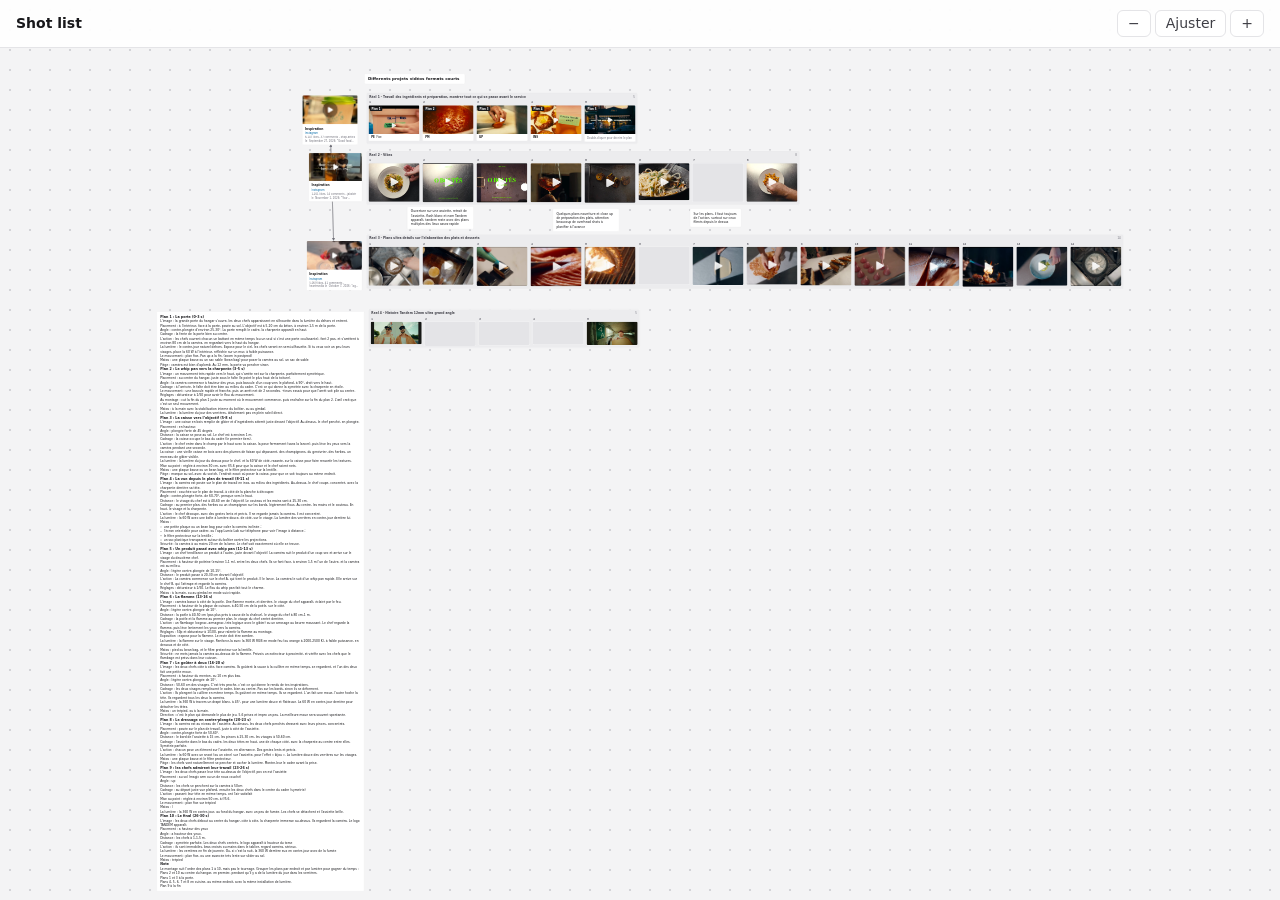
<file: shot-list-d75287/index.html>
<!doctype html>
<html lang="fr" data-theme="light">
<head>
<meta charset="utf-8">
<meta name="viewport" content="width=device-width, initial-scale=1, viewport-fit=cover">
<meta name="robots" content="noindex">
<title>Shot list</title>
<link rel="stylesheet" href="site.css">
</head>
<body>
<header class="lb-bar"><nav class="lb-title"><span>Shot list</span></nav>
<span class="lb-tools"><button type="button" data-zoom="out" aria-label="Dézoomer">−</button><button type="button" data-zoom="fit">Ajuster</button><button type="button" data-zoom="in" aria-label="Zoomer">+</button></span></header>
<main id="lb-viewport"><div id="lb-board" data-w="4594" data-h="3818" style="width:4594px;height:3818px"><div class="absolute top-0 left-0 origin-top-left" style="transform: translate(2220px, 90px);"><svg class="pointer-events-none absolute top-0 left-0 overflow-visible" width="1" height="1"><defs><marker id="arrowhead" viewBox="0 0 10 10" refX="9" refY="5" markerWidth="7" markerHeight="7" orient="auto-start-reverse"><path d="M0,0 L10,5 L0,10 z" fill="context-stroke"></path></marker></defs><g data-arrow-id="8IrZhk8qgM" class="pointer-events-auto cursor-pointer"><line x1="-1366.6176470588234" y1="280" x2="-1353.3823529411766" y2="730" stroke="transparent" stroke-width="14"></line><line x1="-1366.6176470588234" y1="280" x2="-1353.3823529411766" y2="730" stroke="#71717a" stroke-width="2" marker-end="url(#arrowhead)"></line></g><g data-arrow-id="nzO9r3QLkh" class="pointer-events-auto cursor-pointer"><line x1="-1353.3823529411766" y1="730" x2="-1366.6176470588234" y2="280" stroke="transparent" stroke-width="14"></line><line x1="-1353.3823529411766" y1="730" x2="-1366.6176470588234" y2="280" stroke="#71717a" stroke-width="2" marker-end="url(#arrowhead)"></line></g></svg><div data-card-id="dCtlnamUzq" tabindex="0" aria-label="Carte note" aria-selected="false" class="group absolute top-0 left-0 rounded-md border border-zinc-200 select-none " style="transform: translate(-1210px, -50px); width: 470px; z-index: 21; background: var(--color-surface);"><div class="note-content px-4 py-3"><div><h1>Differents projets vidéos formats courts</h1><h1></h1><p></p></div></div></div><div data-card-id="lYd85CdyR_" tabindex="0" aria-label="Carte colonne" aria-selected="false" class="group absolute top-0 left-0 rounded-md border border-zinc-200 select-none " style="transform: translate(-1200px, 40px); width: max-content; z-index: 41; background: var(--color-surface);"><div class="rounded-md bg-zinc-200/70 p-2"><div class="mb-2 flex items-center gap-2 px-1 text-sm font-semibold text-zinc-700"><span class="flex-1">Réel 1 - Travail des ingrédients et préparation, montrer tout ce qui se passe avant le service</span><span class="text-xs font-normal text-zinc-500">5</span></div><div data-column-list="lYd85CdyR_" data-column-layout="strip" class="flex min-h-16 min-w-60 flex-row gap-3"><div data-column-child="true" class="w-60 shrink-0"><div class="mb-1 px-1 font-mono text-xs font-semibold text-zinc-600">1</div><div data-card-id="Q7ZxVivZQz" class="relative rounded-md border border-zinc-200 " style="background: var(--color-surface);"><div class="text-sm"><div data-slot-drop="Q7ZxVivZQz" class="relative "><div class="relative overflow-hidden bg-zinc-200 rounded-t-md" style="aspect-ratio: 16 / 9;"><img alt="Plan 1" draggable="false" decoding="async" class="h-full w-full object-cover" src="media/i1.png"></div><span class="absolute top-1.5 left-1.5 rounded bg-ink px-2 py-0.5 text-xs font-semibold text-white">Plan 1</span></div><div class="space-y-1 px-3 py-2"><div class="flex flex-wrap items-baseline gap-x-2 text-xs"><span class="font-semibold" title="Plan d'ensemble">PE</span><span>Fixe</span></div></div></div></div></div><div data-column-child="true" class="w-60 shrink-0"><div class="mb-1 px-1 font-mono text-xs font-semibold text-zinc-600">2</div><div data-card-id="vejKQGjIOx" class="relative rounded-md border border-zinc-200 " style="background: var(--color-surface);"><div class="text-sm"><div data-slot-drop="vejKQGjIOx" class="relative "><div class="relative overflow-hidden bg-zinc-200 rounded-t-md" style="aspect-ratio: 16 / 9;"><img alt="Plan 2" draggable="false" decoding="async" class="h-full w-full object-cover" src="media/i2.png"></div><span class="absolute top-1.5 left-1.5 rounded bg-ink px-2 py-0.5 text-xs font-semibold text-white">Plan 2</span></div><div class="space-y-1 px-3 py-2"><div class="flex flex-wrap items-baseline gap-x-2 text-xs"><span class="font-semibold" title="Plan moyen">PM</span></div></div></div></div></div><div data-column-child="true" class="w-60 shrink-0"><div class="mb-1 px-1 font-mono text-xs font-semibold text-zinc-600">3</div><div data-card-id="mMvWN4nXO-" class="relative rounded-md border border-zinc-200 " style="background: var(--color-surface);"><div class="text-sm"><div data-slot-drop="mMvWN4nXO-" class="relative "><div class="relative overflow-hidden bg-zinc-200 rounded-t-md" style="aspect-ratio: 16 / 9;"><img alt="Plan 3" draggable="false" decoding="async" class="h-full w-full object-cover" src="media/i3.png"></div><span class="absolute top-1.5 left-1.5 rounded bg-ink px-2 py-0.5 text-xs font-semibold text-white">Plan 3</span></div><div class="space-y-1 px-3 py-2"><div class="flex flex-wrap items-baseline gap-x-2 text-xs"><span class="font-semibold" title="Gros plan">GP</span></div></div></div></div></div><div data-column-child="true" class="w-60 shrink-0"><div class="mb-1 px-1 font-mono text-xs font-semibold text-zinc-600">4</div><div data-card-id="aWDy6KG71j" class="relative rounded-md border border-zinc-200 " style="background: var(--color-surface);"><div class="text-sm"><div data-slot-drop="aWDy6KG71j" class="relative "><div class="relative overflow-hidden bg-zinc-200 rounded-t-md" style="aspect-ratio: 16 / 9;"><img alt="Plan 4" draggable="false" decoding="async" class="h-full w-full object-cover" src="media/i4.png"></div><span class="absolute top-1.5 left-1.5 rounded bg-ink px-2 py-0.5 text-xs font-semibold text-white">Plan 4</span></div><div class="space-y-1 px-3 py-2"><div class="flex flex-wrap items-baseline gap-x-2 text-xs"><span class="font-semibold" title="Insert">INS</span></div></div></div></div></div><div data-column-child="true" class="w-60 shrink-0"><div class="mb-1 px-1 font-mono text-xs font-semibold text-zinc-600">5</div><div data-card-id="jsorGS1q9v" class="relative rounded-md border border-zinc-200 " style="background: var(--color-surface);"><div class="text-sm"><div data-slot-drop="jsorGS1q9v" class="relative "><div class="relative overflow-hidden bg-zinc-200 rounded-t-md" style="aspect-ratio: 16 / 9;"><img alt="Plan 5" draggable="false" decoding="async" class="h-full w-full object-cover" src="media/i5.png"></div><span class="absolute top-1.5 left-1.5 rounded bg-ink px-2 py-0.5 text-xs font-semibold text-white">Plan 5</span></div><div class="space-y-1 px-3 py-2"><div class="flex flex-wrap items-baseline gap-x-2 text-xs"></div><p class="text-xs text-zinc-500">Double-cliquer pour décrire le plan</p></div></div></div></div></div></div></div><div data-card-id="snqbeC9Bey" tabindex="0" aria-label="Carte colonne" aria-selected="false" class="group absolute top-0 left-0 rounded-md border border-zinc-200 select-none " style="transform: translate(-1200px, 310px); width: max-content; z-index: 48; background: var(--color-surface);"><div class="rounded-md bg-zinc-200/70 p-2"><div class="mb-2 flex items-center gap-2 px-1 text-sm font-semibold text-zinc-700"><span class="flex-1">Reel 2 - Vibes</span><span class="text-xs font-normal text-zinc-500">8</span></div><div data-column-list="snqbeC9Bey" data-column-layout="strip" class="flex min-h-16 min-w-60 flex-row gap-3"><div data-column-child="true" class="w-60 shrink-0"><div class="mb-1 px-1 font-mono text-xs font-semibold text-zinc-600">1</div><div data-card-id="lwucQ2GyCi" class="relative rounded-md border border-zinc-200 " style="background: var(--color-surface);"><div><div class="relative overflow-hidden bg-zinc-200 rounded-md" style="aspect-ratio: 772 / 584;"><img alt="" draggable="false" decoding="async" class="h-full w-full object-cover" src="media/i6.png"></div></div></div></div><div data-column-child="true" class="w-60 shrink-0"><div class="mb-1 px-1 font-mono text-xs font-semibold text-zinc-600">2</div><div data-card-id="BXLUthMDbT" class="relative rounded-md border border-zinc-200 " style="background: var(--color-surface);"><div><div class="relative overflow-hidden bg-zinc-200 rounded-md" style="aspect-ratio: 776 / 598;"><img alt="" draggable="false" decoding="async" class="h-full w-full object-cover" src="media/i7.png"></div></div></div></div><div data-column-child="true" class="w-60 shrink-0"><div class="mb-1 px-1 font-mono text-xs font-semibold text-zinc-600">3</div><div data-card-id="If5hEMYt8L" class="relative rounded-md border border-zinc-200 " style="background: var(--color-surface);"><div><div class="relative overflow-hidden bg-zinc-200 rounded-md" style="aspect-ratio: 780 / 604;"><img alt="" draggable="false" decoding="async" class="h-full w-full object-cover" src="media/i8.png"></div></div></div></div><div data-column-child="true" class="w-60 shrink-0"><div class="mb-1 px-1 font-mono text-xs font-semibold text-zinc-600">4</div><div data-card-id="LmFI2dB62s" class="relative rounded-md border border-zinc-200 " style="background: var(--color-surface);"><div><div class="relative overflow-hidden bg-zinc-200 rounded-md" style="aspect-ratio: 768 / 590;"><img alt="" draggable="false" decoding="async" class="h-full w-full object-cover" src="media/i9.png"></div></div></div></div><div data-column-child="true" class="w-60 shrink-0"><div class="mb-1 px-1 font-mono text-xs font-semibold text-zinc-600">5</div><div data-card-id="OQ0rm8Z_EU" class="relative rounded-md border border-zinc-200 " style="background: var(--color-surface);"><div><div class="relative overflow-hidden bg-zinc-200 rounded-md" style="aspect-ratio: 780 / 606;"><img alt="" draggable="false" decoding="async" class="h-full w-full object-cover" src="media/i10.png"></div></div></div></div><div data-column-child="true" class="w-60 shrink-0"><div class="mb-1 px-1 font-mono text-xs font-semibold text-zinc-600">6</div><div data-card-id="yTVjdJzgz1" class="relative rounded-md border border-zinc-200 " style="background: var(--color-surface);"><div><div class="relative overflow-hidden bg-zinc-200 rounded-md" style="aspect-ratio: 760 / 552;"><img alt="" draggable="false" decoding="async" class="h-full w-full object-cover" src="media/i11.png"></div></div></div></div><div data-column-child="true" class="w-60 shrink-0"><div class="mb-1 px-1 font-mono text-xs font-semibold text-zinc-600">7</div><div data-card-id="GX03kAtjgn" class="relative rounded-md border border-zinc-200 " style="background: var(--color-surface);"><div><div class="relative overflow-hidden bg-zinc-200 rounded-md" style="aspect-ratio: 794 / 600;"><img alt="" draggable="false" decoding="async" class="h-full w-full object-cover" src="media/i12.png"></div></div></div></div><div data-column-child="true" class="w-60 shrink-0"><div class="mb-1 px-1 font-mono text-xs font-semibold text-zinc-600">8</div><div data-card-id="P6rc7p_Nj7" class="relative rounded-md border border-zinc-200 " style="background: var(--color-surface);"><div><div class="relative overflow-hidden bg-zinc-200 rounded-md" style="aspect-ratio: 774 / 586;"><img alt="" draggable="false" decoding="async" class="h-full w-full object-cover" src="media/i13.png"></div></div></div></div></div></div></div><div data-card-id="aTx4jNMhDa" tabindex="0" aria-label="Carte note" aria-selected="false" class="group absolute top-0 left-0 rounded-md border border-zinc-200 select-none " style="transform: translate(-1010px, 570px); width: 310px; z-index: 83; background: var(--color-surface);"><div class="note-content px-4 py-3"><div><p>Ouverture sur une assiette, retrait de l’assiette, flash blanc et nom Tandem apparaît, tandem reste avec des plans multiples des lieux assez rapide</p></div></div></div><div data-card-id="S3rdog1DO0" tabindex="0" aria-label="Carte note" aria-selected="false" class="group absolute top-0 left-0 rounded-md border border-zinc-200 select-none " style="transform: translate(-330px, 580px); width: 310px; z-index: 84; background: var(--color-surface);"><div class="note-content px-4 py-3"><div><p>Quelques plans nourriture et close up de préparation des plats, attention beaucoup de overhead shots à planifier à l'avance</p></div></div></div><div data-card-id="B06QOSQJeq" tabindex="0" aria-label="Carte note" aria-selected="false" class="group absolute top-0 left-0 rounded-md border border-zinc-200 select-none " style="transform: translate(310px, 580px); width: 240px; z-index: 79; background: var(--color-surface);"><div class="note-content px-4 py-3"><div><p>Sur les plans, il faut toujours de l’action, surtout sur ceux filmés depuis le dessus</p></div></div></div><div data-card-id="mDhb9ZPly9" tabindex="0" aria-label="Carte lien" aria-selected="false" class="group absolute top-0 left-0 rounded-md border border-zinc-200 select-none " style="transform: translate(-1470px, 320px); width: 250px; z-index: 91; background: var(--color-surface);"><div class="text-sm" data-export-link="https://www.instagram.com/reel/DfMyymztk6q/?utm_source=ig_web_copy_link&amp;srtk=MzRlODBiNWFlZA=="><div data-open-link="https://www.instagram.com/reel/DfMyymztk6q/?utm_source=ig_web_copy_link&amp;srtk=MzRlODBiNWFlZA==" class="cursor-pointer"><div class="relative overflow-hidden bg-zinc-200 rounded-t-md" style="aspect-ratio: 1.91 / 1;"><img alt="Inspiration" draggable="false" decoding="async" class="h-full w-full object-cover" src="media/i14.jpg"></div></div><div class="space-y-1 px-3 py-2.5"><div data-open-link="https://www.instagram.com/reel/DfMyymztk6q/?utm_source=ig_web_copy_link&amp;srtk=MzRlODBiNWFlZA==" class="font-semibold break-words cursor-pointer hover:underline">Inspiration</div><a href="https://www.instagram.com/reel/DfMyymztk6q/?utm_source=ig_web_copy_link&amp;srtk=MzRlODBiNWFlZA==" target="_blank" rel="noopener noreferrer" class="block truncate text-xs text-sky-700 hover:underline">Instagram</a><p class="line-clamp-2 text-xs text-zinc-500">1,201 likes, 14 comments - jakobtr le&nbsp; November 1, 2026: "Your restaurant doesn’t need more content, I deserves higher quality content. 📸 Food content is not always about glossy images and perfectly plated dishes. It’s the feeling which surrounds the dish when you eat it. ✨
.
.
.
#hospitalitycontent #restaurantcontent #viennaphotographer".</p></div></div></div><div data-card-id="FCoIdorJvm" tabindex="0" aria-label="Carte lien" aria-selected="false" class="group absolute top-0 left-0 rounded-md border border-zinc-200 select-none " style="transform: translate(-1500px, 50px); width: 260px; z-index: 183; background: var(--color-surface);"><div class="text-sm" data-export-link="https://www.instagram.com/reel/DdzMhLtAmSv/?utm_source=ig_web_copy_link&amp;dlrf=MzRlODBiNWFlZA==&amp;srtk=MzRlODBiNWFlZA=="><div data-open-link="https://www.instagram.com/reel/DdzMhLtAmSv/?utm_source=ig_web_copy_link&amp;dlrf=MzRlODBiNWFlZA==&amp;srtk=MzRlODBiNWFlZA==" class="cursor-pointer"><div class="relative overflow-hidden bg-zinc-200 rounded-t-md" style="aspect-ratio: 1.91 / 1;"><img alt="Inspiration" draggable="false" decoding="async" class="h-full w-full object-cover" src="media/i15.jpg"></div></div><div class="space-y-1 px-3 py-2.5"><div data-open-link="https://www.instagram.com/reel/DdzMhLtAmSv/?utm_source=ig_web_copy_link&amp;dlrf=MzRlODBiNWFlZA==&amp;srtk=MzRlODBiNWFlZA==" class="font-semibold break-words cursor-pointer hover:underline">Inspiration</div><a href="https://www.instagram.com/reel/DdzMhLtAmSv/?utm_source=ig_web_copy_link&amp;dlrf=MzRlODBiNWFlZA==&amp;srtk=MzRlODBiNWFlZA==" target="_blank" rel="noopener noreferrer" class="block truncate text-xs text-sky-700 hover:underline">Instagram</a><p class="line-clamp-2 text-xs text-zinc-500">6,147 likes, 37 comments - shop.arties le&nbsp; September 27, 2026: "Good food starts with good ingredients… and good people.".</p></div></div></div><div data-card-id="4OJruh97SJ" tabindex="0" aria-label="Carte lien" aria-selected="false" class="group absolute top-0 left-0 rounded-md border border-zinc-200 select-none " style="transform: translate(-1480px, 730px); width: 260px; z-index: 184; background: var(--color-surface);"><div class="text-sm" data-export-link="https://www.instagram.com/reel/DeNI3dYzIHZ/?utm_source=ig_web_copy_link&amp;srtk=MzRlODBiNWFlZA=="><div data-open-link="https://www.instagram.com/reel/DeNI3dYzIHZ/?utm_source=ig_web_copy_link&amp;srtk=MzRlODBiNWFlZA==" class="cursor-pointer"><div class="relative overflow-hidden bg-zinc-200 rounded-t-md" style="aspect-ratio: 1.91 / 1;"><img alt="Inspiration" draggable="false" decoding="async" class="h-full w-full object-cover" src="media/i16.jpg"></div></div><div class="space-y-1 px-3 py-2.5"><div data-open-link="https://www.instagram.com/reel/DeNI3dYzIHZ/?utm_source=ig_web_copy_link&amp;srtk=MzRlODBiNWFlZA==" class="font-semibold break-words cursor-pointer hover:underline">Inspiration</div><a href="https://www.instagram.com/reel/DeNI3dYzIHZ/?utm_source=ig_web_copy_link&amp;srtk=MzRlODBiNWFlZA==" target="_blank" rel="noopener noreferrer" class="block truncate text-xs text-sky-700 hover:underline">Instagram</a><p class="line-clamp-2 text-xs text-zinc-500">5,069 likes, 41 comments - heartmedia le&nbsp; October 7, 2026: "age is just a number".</p></div></div></div><div data-card-id="qRXwNI5EcG" tabindex="0" aria-label="Carte colonne" aria-selected="false" class="group absolute top-0 left-0 rounded-md border border-zinc-200 select-none " style="transform: translate(-1200px, 700px); width: max-content; z-index: 140; background: var(--color-surface);"><div class="rounded-md bg-zinc-200/70 p-2"><div class="mb-2 flex items-center gap-2 px-1 text-sm font-semibold text-zinc-700"><span class="flex-1">Reel 3 - Plans ultra details sur l’elaboration des plats et desserts</span><span class="text-xs font-normal text-zinc-500">14</span></div><div data-column-list="qRXwNI5EcG" data-column-layout="strip" class="flex min-h-16 min-w-60 flex-row gap-3"><div data-column-child="true" class="w-60 shrink-0"><div class="mb-1 px-1 font-mono text-xs font-semibold text-zinc-600">1</div><div data-card-id="e3N5g_aNcK" class="relative rounded-md border border-zinc-200 " style="background: var(--color-surface);"><div><div class="relative overflow-hidden bg-zinc-200 rounded-md" style="aspect-ratio: 982 / 750;"><img alt="" draggable="false" decoding="async" class="h-full w-full object-cover" src="media/i17.png"></div></div></div></div><div data-column-child="true" class="w-60 shrink-0"><div class="mb-1 px-1 font-mono text-xs font-semibold text-zinc-600">2</div><div data-card-id="oQMYcrZsNC" class="relative rounded-md border border-zinc-200 " style="background: var(--color-surface);"><div><div class="relative overflow-hidden bg-zinc-200 rounded-md" style="aspect-ratio: 998 / 748;"><img alt="" draggable="false" decoding="async" class="h-full w-full object-cover" src="media/i18.png"></div></div></div></div><div data-column-child="true" class="w-60 shrink-0"><div class="mb-1 px-1 font-mono text-xs font-semibold text-zinc-600">3</div><div data-card-id="t37DSs82KM" class="relative rounded-md border border-zinc-200 " style="background: var(--color-surface);"><div><div class="relative overflow-hidden bg-zinc-200 rounded-md" style="aspect-ratio: 980 / 752;"><img alt="" draggable="false" decoding="async" class="h-full w-full object-cover" src="media/i19.png"></div></div></div></div><div data-column-child="true" class="w-60 shrink-0"><div class="mb-1 px-1 font-mono text-xs font-semibold text-zinc-600">4</div><div data-card-id="vbXCqbHZ4l" class="relative rounded-md border border-zinc-200 " style="background: var(--color-surface);"><div><div class="relative overflow-hidden bg-zinc-200 rounded-md" style="aspect-ratio: 988 / 768;"><img alt="" draggable="false" decoding="async" class="h-full w-full object-cover" src="media/i20.png"></div></div></div></div><div data-column-child="true" class="w-60 shrink-0"><div class="mb-1 px-1 font-mono text-xs font-semibold text-zinc-600">5</div><div data-card-id="BFdvA3UdGw" class="relative rounded-md border border-zinc-200 " style="background: var(--color-surface);"><div><div class="relative overflow-hidden bg-zinc-200 rounded-md" style="aspect-ratio: 1010 / 748;"><img alt="" draggable="false" decoding="async" class="h-full w-full object-cover" src="media/i21.png"></div></div></div></div><div data-column-child="true" class="w-60 shrink-0"><div class="mb-1 px-1 font-mono text-xs font-semibold text-zinc-600">6</div><div data-card-id="cVEyBNfCuD" class="relative rounded-md border border-zinc-200 " style="background: var(--color-surface);"><div><div class="relative overflow-hidden bg-zinc-200 rounded-md" style="aspect-ratio: 1008 / 748;"><img alt="" draggable="false" decoding="async" class="h-full w-full object-cover" src="media/i22.png"></div></div></div></div><div data-column-child="true" class="w-60 shrink-0"><div class="mb-1 px-1 font-mono text-xs font-semibold text-zinc-600">7</div><div data-card-id="TlgwyXwSTY" class="relative rounded-md border border-zinc-200 " style="background: var(--color-surface);"><div><div class="relative overflow-hidden bg-zinc-200 rounded-md" style="aspect-ratio: 984 / 742;"><img alt="" draggable="false" decoding="async" class="h-full w-full object-cover" src="media/i23.png"></div></div></div></div><div data-column-child="true" class="w-60 shrink-0"><div class="mb-1 px-1 font-mono text-xs font-semibold text-zinc-600">8</div><div data-card-id="e-RfLl3jDl" class="relative rounded-md border border-zinc-200 " style="background: var(--color-surface);"><div><div class="relative overflow-hidden bg-zinc-200 rounded-md" style="aspect-ratio: 972 / 724;"><img alt="" draggable="false" decoding="async" class="h-full w-full object-cover" src="media/i24.png"></div></div></div></div><div data-column-child="true" class="w-60 shrink-0"><div class="mb-1 px-1 font-mono text-xs font-semibold text-zinc-600">9</div><div data-card-id="YazxeTqsY_" class="relative rounded-md border border-zinc-200 " style="background: var(--color-surface);"><div><div class="relative overflow-hidden bg-zinc-200 rounded-md" style="aspect-ratio: 982 / 746;"><img alt="" draggable="false" decoding="async" class="h-full w-full object-cover" src="media/i25.png"></div></div></div></div><div data-column-child="true" class="w-60 shrink-0"><div class="mb-1 px-1 font-mono text-xs font-semibold text-zinc-600">10</div><div data-card-id="smkcBwRh5V" class="relative rounded-md border border-zinc-200 " style="background: var(--color-surface);"><div><div class="relative overflow-hidden bg-zinc-200 rounded-md" style="aspect-ratio: 1002 / 766;"><img alt="" draggable="false" decoding="async" class="h-full w-full object-cover" src="media/i26.png"></div></div></div></div><div data-column-child="true" class="w-60 shrink-0"><div class="mb-1 px-1 font-mono text-xs font-semibold text-zinc-600">11</div><div data-card-id="OxLy0Ns3qI" class="relative rounded-md border border-zinc-200 " style="background: var(--color-surface);"><div><div class="relative overflow-hidden bg-zinc-200 rounded-md" style="aspect-ratio: 974 / 748;"><img alt="" draggable="false" decoding="async" class="h-full w-full object-cover" src="media/i27.png"></div></div></div></div><div data-column-child="true" class="w-60 shrink-0"><div class="mb-1 px-1 font-mono text-xs font-semibold text-zinc-600">12</div><div data-card-id="LsvVFx7yzp" class="relative rounded-md border border-zinc-200 " style="background: var(--color-surface);"><div><div class="relative overflow-hidden bg-zinc-200 rounded-md" style="aspect-ratio: 984 / 774;"><img alt="" draggable="false" decoding="async" class="h-full w-full object-cover" src="media/i28.png"></div></div></div></div><div data-column-child="true" class="w-60 shrink-0"><div class="mb-1 px-1 font-mono text-xs font-semibold text-zinc-600">13</div><div data-card-id="uPBw-tL4f5" class="relative rounded-md border border-zinc-200 " style="background: var(--color-surface);"><div><div class="relative overflow-hidden bg-zinc-200 rounded-md" style="aspect-ratio: 976 / 748;"><img alt="" draggable="false" decoding="async" class="h-full w-full object-cover" src="media/i29.png"></div></div></div></div><div data-column-child="true" class="w-60 shrink-0"><div class="mb-1 px-1 font-mono text-xs font-semibold text-zinc-600">14</div><div data-card-id="ffBAu48zDh" class="relative rounded-md border border-zinc-200 " style="background: var(--color-surface);"><div><div class="relative overflow-hidden bg-zinc-200 rounded-md" style="aspect-ratio: 990 / 760;"><img alt="" draggable="false" decoding="async" class="h-full w-full object-cover" src="media/i30.png"></div></div></div></div></div></div></div><div data-card-id="WiieawFXho" tabindex="0" aria-label="Carte colonne" aria-selected="false" class="group absolute top-0 left-0 rounded-md border border-zinc-200 select-none " style="transform: translate(-1190px, 1050px); width: max-content; z-index: 157; background: var(--color-surface);"><div class="rounded-md bg-zinc-200/70 p-2"><div class="mb-2 flex items-center gap-2 px-1 text-sm font-semibold text-zinc-700"><span class="flex-1">Reel 4 - Histoire Tandem 12mm ultra grand angle</span><span class="text-xs font-normal text-zinc-500">5</span></div><div data-column-list="WiieawFXho" data-column-layout="strip" class="flex min-h-16 min-w-60 flex-row gap-3"><div data-column-child="true" class="w-60 shrink-0"><div class="mb-1 px-1 font-mono text-xs font-semibold text-zinc-600">1</div><div data-card-id="oYKbLNpMp9" class="relative rounded-md border border-zinc-200 " style="background: var(--color-surface);"><div><div class="relative overflow-hidden bg-zinc-200 rounded-md" style="aspect-ratio: 3024 / 1328;"><img alt="" draggable="false" decoding="async" class="h-full w-full object-cover" src="media/i31.jpg"></div></div></div></div><div data-column-child="true" class="w-60 shrink-0"><div class="mb-1 px-1 font-mono text-xs font-semibold text-zinc-600">2</div><div data-card-id="jx_ykSzC__" class="relative rounded-md border border-zinc-200 " style="background: var(--color-surface);"><div><div class="relative overflow-hidden bg-zinc-200 rounded-md" style="aspect-ratio: 3024 / 1442;"><img alt="" draggable="false" decoding="async" class="h-full w-full object-cover" src="media/i32.jpg"></div></div></div></div><div data-column-child="true" class="w-60 shrink-0"><div class="mb-1 px-1 font-mono text-xs font-semibold text-zinc-600">3</div><div data-card-id="6Y9EFGjw92" class="relative rounded-md border border-zinc-200 " style="background: var(--color-surface);"><div><div class="relative overflow-hidden bg-zinc-200 rounded-md" style="aspect-ratio: 3024 / 1380;"><img alt="" draggable="false" decoding="async" class="h-full w-full object-cover" src="media/i33.jpg"></div></div></div></div><div data-column-child="true" class="w-60 shrink-0"><div class="mb-1 px-1 font-mono text-xs font-semibold text-zinc-600">4</div><div data-card-id="Z_sXyHuYRW" class="relative rounded-md border border-zinc-200 " style="background: var(--color-surface);"><div><div class="relative overflow-hidden bg-zinc-200 rounded-md" style="aspect-ratio: 3024 / 1356;"><img alt="" draggable="false" decoding="async" class="h-full w-full object-cover" src="media/i34.jpg"></div></div></div></div><div data-column-child="true" class="w-60 shrink-0"><div class="mb-1 px-1 font-mono text-xs font-semibold text-zinc-600">5</div><div data-card-id="fTWd0j3KnN" class="relative rounded-md border border-zinc-200 " style="background: var(--color-surface);"><div><div class="relative overflow-hidden bg-zinc-200 rounded-md" style="aspect-ratio: 3022 / 1388;"><img alt="" draggable="false" decoding="async" class="h-full w-full object-cover" src="media/i35.jpg"></div></div></div></div></div></div></div><div data-card-id="SZRL35446c" tabindex="0" aria-label="Carte note" aria-selected="false" class="group absolute top-0 left-0 rounded-md border border-zinc-200 select-none " style="transform: translate(-2180px, 1060px); width: 970px; z-index: 178; background: var(--color-surface);"><div class="note-content px-4 py-3"><div><h2>Plan 1 : La porte (0-3 s)</h2><p></p><p>L’image : la grande porte du hangar s’ouvre, les deux chefs apparaissent en silhouette dans la lumière du dehors et entrent.</p><p></p><p>Placement : à l’intérieur, face à la porte, posée au sol. L’objectif est à 5-10 cm du béton, à environ 1,5 m de la porte.</p><p>Angle : contre-plongée d’environ 25-30°. La porte remplit le cadre, la charpente apparaît en haut.</p><p>Cadrage : la fente de la porte bien au centre.</p><p>L’action : les chefs ouvrent chacun un battant en même temps (ou un seul si c’est une porte coulissante), font 2 pas, et s’arrêtent à environ 80 cm de la caméra, en regardant vers le haut du hangar.</p><p>La lumière : le contre-jour naturel dehors. Expose pour le ciel, les chefs seront en semi-silhouette. Si tu veux voir un peu leurs visages, place la 60 W à l’intérieur, réfléchie sur un mur, à faible puissance.</p><p>Le mouvement : plan fixe, Pan up a la fin. (zoom in postprod)</p><p>Matos : une plaque basse ou un sac sable (bean bag) pour poser la caméra au sol, un sac de sable</p><p>Piège : caméra est bien d’aplomb. Au 12 mm, la porte va pencher sinon.</p><p></p><h2>Plan 2 : Le whip pan vers la charpente (3-5 s)</h2><p></p><p>L’image : un mouvement très rapide vers le haut, qui s’arrête net sur la charpente, parfaitement symétrique.</p><p></p><p>Placement : au centre du hangar, juste sous le faîte (le point le plus haut de la toiture).</p><p>Angle : la caméra commence à hauteur des yeux, puis bascule d’un coup vers le plafond, à 90°, droit vers le haut.</p><p>Cadrage : à l’arrivée, le faîte doit être bien au milieu du cadre. C’est ce qui donne la symétrie avec la charpente en étoile.</p><p>Le mouvement : une bascule rapide et franche, puis un arrêt net de 2 secondes. +ieurs essais pour que l’arrêt soit pile au centre.</p><p>Réglages : obturateur à 1/50 pour avoir le flou du mouvement.</p><p>Au montage : cut la fin du plan 1 juste au moment où le mouvement commence, puis enchaîne sur la fin du plan 2. L’œil croit que c’est un seul mouvement.</p><p>Matos : à la main avec la stabilisation interne du boîtier, ou au gimbal.</p><p>La lumière : la lumière du jour des verrières, idéalement pas en plein soleil direct.</p><p></p><h2>Plan 3 : La caisse vers l’objectif (5-8 s)</h2><p></p><p>L’image : une caisse en bois remplie de gibier et d’ingrédients atterrit juste devant l’objectif. Au-dessus, le chef penché, en plongée.</p><p></p><p>Placement : en hauteur.</p><p>Angle : plongée forte de 45 degrés</p><p>Distance : la caisse se pose au sol. Le chef est à environ 1 m.</p><p>Cadrage : la caisse occupe le bas du cadre (le premier tiers).</p><p>L’action : le chef entre dans le champ par le haut avec la caisse, la pose fermement (sans la lancer), puis lève les yeux vers la caméra pendant une seconde.</p><p>La caisse : une vieille caisse en bois avec des plumes de faisan qui dépassent, des champignons, du genévrier, des herbes, un morceau de gibier visible.</p><p>La lumière : la lumière du jour du dessus pour le chef, et la 60 W de côté, rasante, sur la caisse pour faire ressortir les textures.</p><p>Mise au point : réglée à environ 30 cm, avec f/5.6 pour que la caisse et le chef soient nets.</p><p>Matos : une plaque basse ou un bean bag, et le filtre protecteur sur la lentille.</p><p>Piège : marque au sol, avec du scotch, l’endroit exact où poser la caisse, pour que ce soit toujours au même endroit.</p><p></p><h2>Plan 4 : La vue depuis le plan de travail (8-11 s)</h2><p></p><p>L’image : la caméra est posée sur le plan de travail en inox, au milieu des ingrédients. Au-dessus, le chef coupe, concentré, avec la charpente derrière sa tête.</p><p></p><p>Placement : couchée sur le plan de travail, à côté de la planche à découper.</p><p>Angle : contre-plongée forte, de 60-70°, presque vers le haut.</p><p>Distance : le visage du chef est à 40-60 cm de l’objectif. Le couteau et les mains sont à 25-30 cm.</p><p>Cadrage : au premier plan, des herbes ou un champignon sur les bords, légèrement flous. Au centre, les mains et le couteau. En haut, le visage et la charpente.</p><p>L’action : le chef découpe, avec des gestes lents et précis. Il ne regarde jamais la caméra, il est concentré.</p><p>La lumière : la 60 W avec une boîte à lumière douce, de côté, sur le visage. La lumière des verrières en contre-jour derrière lui.</p><p>Matos :</p><ul><li><p>une petite plaque ou un bean bag pour caler la caméra inclinée ;</p></li><li><p>l’écran orientable pour cadrer, ou l’app Lumix Lab sur téléphone pour voir l’image à distance ;</p></li><li><p>le filtre protecteur sur la lentille ;</p></li><li><p>un sac plastique transparent autour du boîtier contre les projections.</p></li></ul><p>Sécurité : la caméra à au moins 20 cm de la lame. Le chef sait exactement où elle se trouve.</p><p></p><h2>Plan 5 : Un produit passé avec whip pan (11-13 s)</h2><p></p><p>L’image : un chef tend/lance un produit à l’autre, juste devant l’objectif. La caméra suit le produit d’un coup sec et arrive sur le visage du deuxième chef.</p><p></p><p>Placement : à hauteur de poitrine (environ 1,1 m), entre les deux chefs. Ils se font face, à environ 1,5 m l’un de l’autre, et la caméra est au milieu.</p><p>Angle : légère contre-plongée de 10-15°.</p><p>Distance : le produit passe à 20-30 cm devant l’objectif.</p><p>L’action : La caméra commence sur le chef A, qui tient le produit. Il le lance. La caméra le suit d’un whip pan rapide. Elle arrive sur le chef B, qui l’attrape et regarde la caméra.</p><p>Réglages : obturateur à 1/50. Le flou du whip pan fait tout le charme.</p><p>Matos : à la main, ou au gimbal en mode suivi rapide.</p><p></p><h2>Plan 6 : La flamme (13-16 s)</h2><p></p><p>L’image : caméra basse à côté de la poêle. Une flamme monte, et derrière, le visage du chef apparaît, éclairé par le feu.</p><p></p><p>Placement : à hauteur de la plaque de cuisson, à 40-50 cm de la poêle, sur le côté.</p><p>Angle : légère contre-plongée de 10°.</p><p>Distance : la poêle à 40-50 cm (pas plus près à cause de la chaleur), le visage du chef à 80 cm-1 m.</p><p>Cadrage : la poêle et la flamme au premier plan, le visage du chef centré derrière.</p><p>L’action : un flambage (cognac, armagnac, très logique avec le gibier) ou un arrosage au beurre moussant. Le chef regarde la flamme, puis lève lentement les yeux vers la caméra.</p><p>Réglages : 50p et obturateur à 1/100, pour ralentir la flamme au montage.</p><p>Exposition : expose pour la flamme. Le reste doit être sombre.</p><p>La lumière : la flamme sur le visage. Renforce-la avec la 360 W RGB en mode feu (ou orange à 2000-2500 K), à faible puissance, en dessous et de côté.</p><p>Matos : pied ou bean bag, et le filtre protecteur sur la lentille.</p><p>Sécurité : ne mets jamais la caméra au-dessus de la flamme. Prévois un extincteur à proximité, et vérifie avec les chefs que le flambage est prévu dans leur cuisson.</p><p></p><h2>Plan 7 : Le goûter à deux (16-20 s)</h2><p></p><p>L’image : les deux chefs côte à côte, face caméra. Ils goûtent la sauce à la cuillère en même temps, se regardent, et l’un des deux fait une petite moue.</p><p></p><p>Placement : à hauteur du menton, ou 10 cm plus bas.</p><p>Angle : légère contre-plongée de 10°.</p><p>Distance : 50-60 cm des visages. C’est très proche, c’est ce qui donne le rendu de tes inspirations.</p><p>Cadrage : les deux visages remplissent le cadre, bien au centre. Pas sur les bords, sinon ils se déforment.</p><p>L’action : Ils plongent la cuillère en même temps. Ils goûtent en même temps. Ils se regardent. L’un fait une moue, l’autre hoche la tête. Ils regardent tous les deux la caméra.</p><p>La lumière : la 360 W à travers un drapé blanc, à 45°, pour une lumière douce et flatteuse. La 60 W en contre-jour derrière pour détacher les têtes.</p><p>Matos : un trépied, ou à la main.</p><p>Direction : c’est le plan qui demande le plus de jeu. 5-6 prises et impro un peu. La meilleure moue sera souvent spontanée.</p><p></p><h2>Plan 8 : Le dressage en contre-plongée (20-23 s)</h2><p></p><p>L’image : la caméra est au niveau de l’assiette. Au-dessus, les deux chefs penchés dressent avec leurs pinces, concentrés.</p><p></p><p>Placement : posée sur le plan de travail, juste à côté de l’assiette.</p><p>Angle : contre-plongée forte de 50-60°.</p><p>Distance : le bord de l’assiette à 15 cm, les pinces à 25-30 cm, les visages à 50-60 cm.</p><p>Cadrage : l’assiette dans le bas du cadre, les deux têtes en haut, une de chaque côté, avec la charpente au centre entre elles. Symétrie parfaite.</p><p>L’action : chacun pose un élément sur l’assiette, en alternance. Des gestes lents et précis.</p><p>La lumière : la 60 W avec un snoot (ou un cône) sur l’assiette, pour l’effet « bijou ». La lumière douce des verrières sur les visages.</p><p>Matos : une plaque basse et le filtre protecteur.</p><p>Piège : les chefs vont naturellement se pencher et cacher la lumière. Montre-leur le cadre avant la prise.</p><p></p><h2>Plan 9 :  les chefs admirent leur travail (23-26 s)</h2><p></p><p>L’image : les deux chefs passe leur tête au-dessus de l’objectif. pov on est l’assiette <br></p><p>Placement : au sol (magic arm ou un de nous couché)</p><p>Angle : up</p><p>Distance : les chefs se penchent sur la caméra à 50cm</p><p>Cadrage : au départ juste vue plafond, ensuite les deux chefs dans le centre du cadre (symetrie)</p><p>L’action : passent leur tête en même temps, ont l’air satisfait</p><p>Mise au point : réglée à environ 50 cm, à f/5.6. </p><p>Le mouvement : plan fixe sur trépied</p><p>Matos : /</p><p>La lumière : la 360 W en contre-jour, au fond du hangar, avec un peu de fumée. Les chefs se détachent et l’assiette brille.</p><p></p><h2>Plan 10 : Le final (26-30 s)</h2><p></p><p>L’image : les deux chefs debout au centre du hangar, côte à côte, la charpente immense au-dessus. Ils regardent la caméra. Le logo TANDEM apparaît.</p><p></p><p>Placement : a hauteur des yeux</p><p>Angle : a hauteur des yeux. </p><p>Distance : les chefs à 1-1,5 m.</p><p>Cadrage : symétrie parfaite. Les deux chefs centrés, le logo apparaît à hauteur du torse</p><p>L’action : ils sont immobiles, bras croisés ou mains dans le tablier, regard caméra, sérieux. </p><p>La lumière : les verrières en fin de journée. Ou, si c’est la nuit, la 360 W derrière eux en contre-jour avec de la fumée</p><p>Le mouvement : plan fixe, ou une avancée très lente sur slider au sol.</p><p>Matos : trépied</p><p></p><h2>Note</h2><p>Le montage suit l’ordre des plans 1 à 10, mais pas le tournage. Grouper les plans par endroit et par lumière pour gagner du temps :</p><p>Plans 2 et 10 au centre du hangar, en premier, pendant qu’il y a de la lumière du jour dans les verrières.</p><p>Plans 1 et 3 à la porte.</p><p>Plans 4, 5, 6, 7 et 8 en cuisine, au même endroit, avec la même installation de lumière.</p><p>Plan 9 à la fin</p></div></div></div></div></div></main>
<div id="lb-lightbox" hidden></div>
<script src="viewer.js"></script>
</body>
</html>
</file>
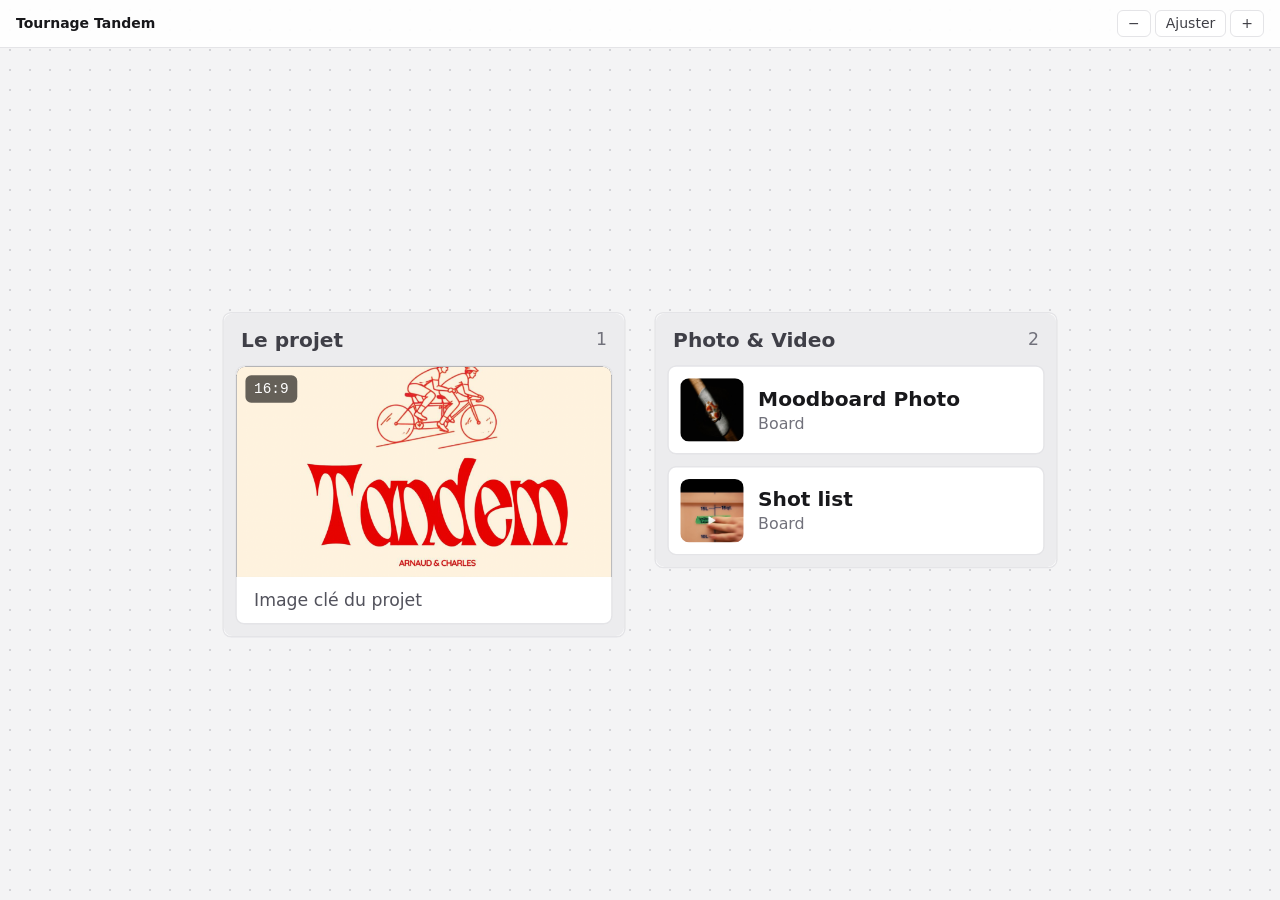
<file: tournage-tandem-293031/index.html>
<!doctype html>
<html lang="fr" data-theme="light">
<head>
<meta charset="utf-8">
<meta name="viewport" content="width=device-width, initial-scale=1, viewport-fit=cover">
<meta name="robots" content="noindex">
<title>Tournage Tandem</title>
<link rel="stylesheet" href="site.css">
</head>
<body>
<header class="lb-bar"><nav class="lb-title"><span>Tournage Tandem</span></nav>
<span class="lb-tools"><button type="button" data-zoom="out" aria-label="Dézoomer">−</button><button type="button" data-zoom="fit">Ajuster</button><button type="button" data-zoom="in" aria-label="Zoomer">+</button></span></header>
<main id="lb-viewport"><div id="lb-board" data-w="660" data-h="305" style="width:660px;height:305px"><div class="absolute top-0 left-0 origin-top-left" style="transform: translate(240px, 0px);"><svg class="pointer-events-none absolute top-0 left-0 overflow-visible" width="1" height="1"><defs><marker id="arrowhead" viewBox="0 0 10 10" refX="9" refY="5" markerWidth="7" markerHeight="7" orient="auto-start-reverse"><path d="M0,0 L10,5 L0,10 z" fill="context-stroke"></path></marker></defs></svg><div data-card-id="d7UFAEd-G9" tabindex="0" aria-label="Carte colonne" aria-selected="false" class="group absolute top-0 left-0 rounded-md border border-zinc-200 select-none " style="transform: translate(-200px, 40px); width: 280px; z-index: 19; background: var(--color-surface);"><div class="rounded-md bg-zinc-200/70 p-2"><div class="mb-2 flex items-center gap-2 px-1 text-sm font-semibold text-zinc-700"><span class="flex-1">Le projet</span><span class="text-xs font-normal text-zinc-500">1</span></div><div data-column-list="d7UFAEd-G9" class="flex min-h-16 flex-col gap-2"><div data-card-id="xRVDgRVR-S" data-column-child="true" class="relative rounded-md border border-zinc-200 " style="background: var(--color-surface);"><div><div data-slot-drop="xRVDgRVR-S" class="relative overflow-hidden rounded-t-md bg-black " style="aspect-ratio: 1.777778 / 1;"><div class="h-full w-full" style="transform: scale(1); transform-origin: 50% 50%;"><div class="relative overflow-hidden bg-zinc-200 " style="aspect-ratio: 1.777778 / 1;"><img alt="Image clé du projet" draggable="false" decoding="async" class="h-full w-full object-cover" src="media/i1.png" style="object-position: 50% 50%;"></div></div><span class="absolute top-1.5 left-1.5 rounded bg-black/60 px-1.5 py-0.5 font-mono text-[10px] text-white">16:9</span></div><p class="px-3 py-2 text-xs break-words text-zinc-600">Image clé du projet</p></div></div></div></div></div><div data-card-id="M5Y3ATc8Bt" tabindex="0" aria-label="Carte colonne" aria-selected="false" class="group absolute top-0 left-0 rounded-md border border-zinc-200 select-none " style="transform: translate(100px, 40px); width: 280px; z-index: 25; background: var(--color-surface);"><div class="rounded-md bg-zinc-200/70 p-2"><div class="mb-2 flex items-center gap-2 px-1 text-sm font-semibold text-zinc-700"><span class="flex-1">Photo &amp; Video</span><span class="text-xs font-normal text-zinc-500">2</span></div><div data-column-list="M5Y3ATc8Bt" class="flex min-h-16 flex-col gap-2"><div data-card-id="hJaFVtIpq3" data-column-child="true" class="relative rounded-md border border-zinc-200 " style="background: var(--color-surface);"><div class="text-sm flex items-center gap-1 py-2 pl-2" data-export-board="8mO2krAp-R"><img alt="" draggable="false" class="object-cover h-11 w-11 shrink-0 rounded-md text-base" src="media/i2.jpg"><div class="flex min-w-0 flex-1 items-center gap-1 px-1.5"><div class="min-w-0 flex-1"><div class="truncate font-semibold">Moodboard Photo</div><div class="text-[11px] text-zinc-500">Board</div></div></div></div></div><div data-card-id="9a16UsZg2c" data-column-child="true" class="relative rounded-md border border-zinc-200 " style="background: var(--color-surface);"><div class="text-sm flex items-center gap-1 py-2 pl-2" data-export-board="WGb30FgAr3"><img alt="" draggable="false" class="object-cover h-11 w-11 shrink-0 rounded-md text-base" src="media/i3.jpg"><div class="flex min-w-0 flex-1 items-center gap-1 px-1.5"><div class="min-w-0 flex-1"><div class="truncate font-semibold">Shot list</div><div class="text-[11px] text-zinc-500">Board</div></div></div></div></div></div></div></div></div></div></main>
<div id="lb-lightbox" hidden></div>
<script src="viewer.js"></script>
</body>
</html>
</file>
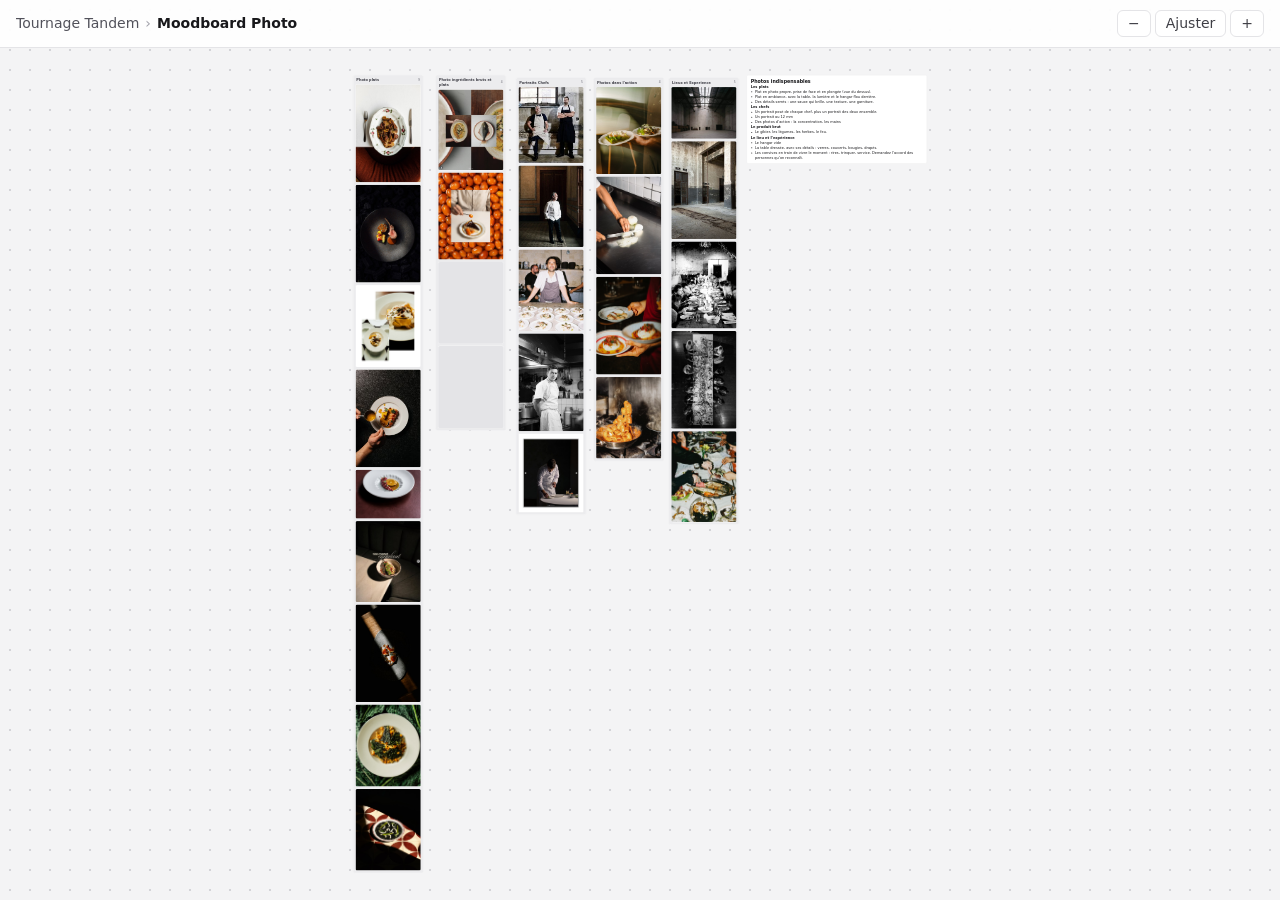
<file: tournage-tandem-293031/b-8mO2krAp-R.html>
<!doctype html>
<html lang="fr" data-theme="light">
<head>
<meta charset="utf-8">
<meta name="viewport" content="width=device-width, initial-scale=1, viewport-fit=cover">
<meta name="robots" content="noindex">
<title>Moodboard Photo</title>
<link rel="stylesheet" href="site.css">
</head>
<body>
<header class="lb-bar"><nav class="lb-title"><a href="index.html">Tournage Tandem</a><span class="lb-sep">›</span><span>Moodboard Photo</span></nav>
<span class="lb-tools"><button type="button" data-zoom="out" aria-label="Dézoomer">−</button><button type="button" data-zoom="fit">Ajuster</button><button type="button" data-zoom="in" aria-label="Zoomer">+</button></span></header>
<main id="lb-viewport"><div id="lb-board" data-w="2370" data-h="3264" style="width:2370px;height:3264px"><div class="absolute top-0 left-0 origin-top-left" style="transform: translate(1290px, 400px);"><svg class="pointer-events-none absolute top-0 left-0 overflow-visible" width="1" height="1"><defs><marker id="arrowhead" viewBox="0 0 10 10" refX="9" refY="5" markerWidth="7" markerHeight="7" orient="auto-start-reverse"><path d="M0,0 L10,5 L0,10 z" fill="context-stroke"></path></marker></defs></svg><div data-card-id="LvJsIayY3w" tabindex="0" aria-label="Carte colonne" aria-selected="false" class="group absolute top-0 left-0 rounded-md border border-zinc-200 select-none " style="transform: translate(-1250px, -360px); width: 280px; z-index: 56; background: var(--color-surface);"><div class="rounded-md bg-zinc-200/70 p-2"><div class="mb-2 flex items-center gap-2 px-1 text-sm font-semibold text-zinc-700"><span class="flex-1">Photo plats</span><span class="text-xs font-normal text-zinc-500">9</span></div><div data-column-list="LvJsIayY3w" class="flex min-h-16 flex-col gap-2"><div data-card-id="njNgyBtPIL" data-column-child="true" class="relative rounded-md border border-zinc-200 " style="background: var(--color-surface);"><div><div class="relative overflow-hidden bg-zinc-200 rounded-md" style="aspect-ratio: 736 / 1104;"><img alt="" draggable="false" decoding="async" class="h-full w-full object-cover" src="media/i4.png"></div></div></div><div data-card-id="IyU7sFW_4O" data-column-child="true" class="relative rounded-md border border-zinc-200 " style="background: var(--color-surface);"><div><div class="relative overflow-hidden bg-zinc-200 rounded-md" style="aspect-ratio: 736 / 1104;"><img alt="" draggable="false" decoding="async" class="h-full w-full object-cover" src="media/i5.png"></div></div></div><div data-card-id="vJoPE5KVjy" data-column-child="true" class="relative rounded-md border border-zinc-200 " style="background: var(--color-surface);"><div><div class="relative overflow-hidden bg-zinc-200 rounded-md" style="aspect-ratio: 1080 / 1357;"><img alt="" draggable="false" decoding="async" class="h-full w-full object-cover" src="media/i6.png"></div></div></div><div data-card-id="wA_PZxwDK-" data-column-child="true" class="relative rounded-md border border-zinc-200 " style="background: var(--color-surface);"><div><div class="relative overflow-hidden bg-zinc-200 rounded-md" style="aspect-ratio: 236 / 354;"><img alt="" draggable="false" decoding="async" class="h-full w-full object-cover" src="media/i7.png"></div></div></div><div data-card-id="BzSF8DT0bY" data-column-child="true" class="relative rounded-md border border-zinc-200 " style="background: var(--color-surface);"><div><div class="relative overflow-hidden bg-zinc-200 rounded-md" style="aspect-ratio: 1080 / 810;"><img alt="" draggable="false" decoding="async" class="h-full w-full object-cover" src="media/i8.png"></div></div></div><div data-card-id="XKfzTBZloX" data-column-child="true" class="relative rounded-md border border-zinc-200 " style="background: var(--color-surface);"><div><div class="relative overflow-hidden bg-zinc-200 rounded-md" style="aspect-ratio: 633 / 787;"><img alt="" draggable="false" decoding="async" class="h-full w-full object-cover" src="media/i9.png"></div></div></div><div data-card-id="W5r5z1dsIK" data-column-child="true" class="relative rounded-md border border-zinc-200 " style="background: var(--color-surface);"><div><div class="relative overflow-hidden bg-zinc-200 rounded-md" style="aspect-ratio: 735 / 1101;"><img alt="" draggable="false" decoding="async" class="h-full w-full object-cover" src="media/i10.png"></div></div></div><div data-card-id="UJIeEretI3" data-column-child="true" class="relative rounded-md border border-zinc-200 " style="background: var(--color-surface);"><div><div class="relative overflow-hidden bg-zinc-200 rounded-md" style="aspect-ratio: 1080 / 1357;"><img alt="" draggable="false" decoding="async" class="h-full w-full object-cover" src="media/i11.png"></div></div></div><div data-card-id="RzW-T9tasm" data-column-child="true" class="relative rounded-md border border-zinc-200 " style="background: var(--color-surface);"><div><div class="relative overflow-hidden bg-zinc-200 rounded-md" style="aspect-ratio: 1080 / 1350;"><img alt="" draggable="false" decoding="async" class="h-full w-full object-cover" src="media/i12.png"></div></div></div></div></div></div><div data-card-id="RXgwbkj4sM" tabindex="0" aria-label="Carte note" aria-selected="false" class="group absolute top-0 left-0 rounded-md border border-zinc-200 select-none " style="transform: translate(320px, -360px); width: 720px; z-index: 198; background: var(--color-surface);"><div class="note-content px-4 py-3"><div><h1>Photos indispensables</h1><h1></h1><p></p><p><strong>Les plats </strong></p><ul><li><p> Plat en photo propre, prise de face et en plongée (vue du dessus).</p></li><li><p> Plat en ambiance, avec la table, la lumière et le hangar flou derrière.</p></li><li><p>Des détails serrés : une sauce qui brille, une texture, une garniture.</p></li></ul><p></p><p><strong>Les chefs</strong></p><ul><li><p>Un portrait posé de chaque chef, plus un portrait des deux ensemble. </p></li><li><p>Un portrait au 12 mm</p></li><li><p>Des photos d’action : la concentration, les mains</p></li></ul><p></p><p><strong>Le produit brut</strong></p><ul><li><p>Le gibier, les légumes, les herbes, le feu.<br></p></li></ul><p><strong>Le lieu et l’expérience</strong></p><ul><li><p>Le hangar vide</p></li><li><p>La table dressée, avec ses détails : verres, couverts, bougies, drapés.</p></li><li><p>Les convives en train de vivre le moment : rires, trinquer, service. Demandez l’accord des personnes qu’on reconnaît.</p></li></ul><p></p></div></div></div><div data-card-id="9bsiTiOy2B" tabindex="0" aria-label="Carte colonne" aria-selected="false" class="group absolute top-0 left-0 rounded-md border border-zinc-200 select-none " style="transform: translate(-920px, -360px); width: 280px; z-index: 103; background: var(--color-surface);"><div class="rounded-md bg-zinc-200/70 p-2"><div class="mb-2 flex items-center gap-2 px-1 text-sm font-semibold text-zinc-700"><span class="flex-1">Photo ingrédients bruts et plats</span><span class="text-xs font-normal text-zinc-500">4</span></div><div data-column-list="9bsiTiOy2B" class="flex min-h-16 flex-col gap-2"><div data-card-id="XRxmBs9Y7x" data-column-child="true" class="relative rounded-md border border-zinc-200 " style="background: var(--color-surface);"><div><div class="relative overflow-hidden bg-zinc-200 rounded-md" style="aspect-ratio: 736 / 910;"><img alt="" draggable="false" decoding="async" class="h-full w-full object-cover" src="media/i13.png"></div></div></div><div data-card-id="k-zAx4Mwv9" data-column-child="true" class="relative rounded-md border border-zinc-200 " style="background: var(--color-surface);"><div><div class="relative overflow-hidden bg-zinc-200 rounded-md" style="aspect-ratio: 1080 / 1440;"><img alt="" draggable="false" decoding="async" class="h-full w-full object-cover" src="media/i14.png"></div></div></div><div data-card-id="_bn1Z7Jq5g" data-column-child="true" class="relative rounded-md border border-zinc-200 " style="background: var(--color-surface);"><div><div class="relative overflow-hidden bg-zinc-200 rounded-md" style="aspect-ratio: 736 / 920;"><img alt="" draggable="false" decoding="async" class="h-full w-full object-cover" src="media/i15.png"></div></div></div><div data-card-id="ds8Im5H5Rj" data-column-child="true" class="relative rounded-md border border-zinc-200 " style="background: var(--color-surface);"><div><div class="relative overflow-hidden bg-zinc-200 rounded-md" style="aspect-ratio: 735 / 923;"><img alt="" draggable="false" decoding="async" class="h-full w-full object-cover" src="media/i16.png"></div></div></div></div></div></div><div data-card-id="5OZ8NhN9VP" tabindex="0" aria-label="Carte colonne" aria-selected="false" class="group absolute top-0 left-0 rounded-md border border-zinc-200 select-none " style="transform: translate(-600px, -350px); width: 280px; z-index: 129; background: var(--color-surface);"><div class="rounded-md bg-zinc-200/70 p-2"><div class="mb-2 flex items-center gap-2 px-1 text-sm font-semibold text-zinc-700"><span class="flex-1">Portraits Chefs</span><span class="text-xs font-normal text-zinc-500">5</span></div><div data-column-list="5OZ8NhN9VP" class="flex min-h-16 flex-col gap-2"><div data-card-id="KMeuzlbNnv" data-column-child="true" class="relative rounded-md border border-zinc-200 " style="background: var(--color-surface);"><div><div class="relative overflow-hidden bg-zinc-200 rounded-md" style="aspect-ratio: 236 / 275;"><img alt="" draggable="false" decoding="async" class="h-full w-full object-cover" src="media/i17.png"></div></div></div><div data-card-id="vSQC8sdJQJ" data-column-child="true" class="relative rounded-md border border-zinc-200 " style="background: var(--color-surface);"><div><div class="relative overflow-hidden bg-zinc-200 rounded-md" style="aspect-ratio: 480 / 600;"><img alt="" draggable="false" decoding="async" class="h-full w-full object-cover" src="media/i18.png"></div></div></div><div data-card-id="62qQlUIC3m" data-column-child="true" class="relative rounded-md border border-zinc-200 " style="background: var(--color-surface);"><div><div class="relative overflow-hidden bg-zinc-200 rounded-md" style="aspect-ratio: 736 / 920;"><img alt="" draggable="false" decoding="async" class="h-full w-full object-cover" src="media/i19.png"></div></div></div><div data-card-id="2UBen1p0eY" data-column-child="true" class="relative rounded-md border border-zinc-200 " style="background: var(--color-surface);"><div><div class="relative overflow-hidden bg-zinc-200 rounded-md" style="aspect-ratio: 853 / 1280;"><img alt="" draggable="false" decoding="async" class="h-full w-full object-cover" src="media/i20.png"></div></div></div><div data-card-id="iUIeqtGSo3" data-column-child="true" class="relative rounded-md border border-zinc-200 " style="background: var(--color-surface);"><div><div class="relative overflow-hidden bg-zinc-200 rounded-md" style="aspect-ratio: 735 / 886;"><img alt="" draggable="false" decoding="async" class="h-full w-full object-cover" src="media/i21.png"></div></div></div></div></div></div><div data-card-id="lsM_R3kjJk" tabindex="0" aria-label="Carte colonne" aria-selected="false" class="group absolute top-0 left-0 rounded-md border border-zinc-200 select-none " style="transform: translate(-290px, -350px); width: 280px; z-index: 151; background: var(--color-surface);"><div class="rounded-md bg-zinc-200/70 p-2"><div class="mb-2 flex items-center gap-2 px-1 text-sm font-semibold text-zinc-700"><span class="flex-1">Photos dans l'action</span><span class="text-xs font-normal text-zinc-500">4</span></div><div data-column-list="lsM_R3kjJk" class="flex min-h-16 flex-col gap-2"><div data-card-id="nvrEvSEn0A" data-column-child="true" class="relative rounded-md border border-zinc-200 " style="background: var(--color-surface);"><div><div class="relative overflow-hidden bg-zinc-200 rounded-md" style="aspect-ratio: 736 / 981;"><img alt="" draggable="false" decoding="async" class="h-full w-full object-cover" src="media/i22.png"></div></div></div><div data-card-id="2NFzXFzOPp" data-column-child="true" class="relative rounded-md border border-zinc-200 " style="background: var(--color-surface);"><div><div class="relative overflow-hidden bg-zinc-200 rounded-md" style="aspect-ratio: 735 / 1103;"><img alt="" draggable="false" decoding="async" class="h-full w-full object-cover" src="media/i23.png"></div></div></div><div data-card-id="Mbtm92wgEy" data-column-child="true" class="relative rounded-md border border-zinc-200 " style="background: var(--color-surface);"><div><div class="relative overflow-hidden bg-zinc-200 rounded-md" style="aspect-ratio: 1200 / 1799;"><img alt="" draggable="false" decoding="async" class="h-full w-full object-cover" src="media/i24.jpg"></div></div></div><div data-card-id="9i31WPZSc4" data-column-child="true" class="relative rounded-md border border-zinc-200 " style="background: var(--color-surface);"><div><div class="relative overflow-hidden bg-zinc-200 rounded-md" style="aspect-ratio: 736 / 920;"><img alt="" draggable="false" decoding="async" class="h-full w-full object-cover" src="media/i25.png"></div></div></div></div></div></div><div data-card-id="MlUQ92Ofdx" tabindex="0" aria-label="Carte colonne" aria-selected="false" class="group absolute top-0 left-0 rounded-md border border-zinc-200 select-none " style="transform: translate(10px, -350px); width: 280px; z-index: 185; background: var(--color-surface);"><div class="rounded-md bg-zinc-200/70 p-2"><div class="mb-2 flex items-center gap-2 px-1 text-sm font-semibold text-zinc-700"><span class="flex-1">Lieux et Experience</span><span class="text-xs font-normal text-zinc-500">5</span></div><div data-column-list="MlUQ92Ofdx" class="flex min-h-16 flex-col gap-2"><div data-card-id="k3ihn5Mwiq" data-column-child="true" class="relative rounded-md border border-zinc-200 " style="background: var(--color-surface);"><div><div class="relative overflow-hidden bg-zinc-200 rounded-md" style="aspect-ratio: 736 / 583;"><img alt="" draggable="false" decoding="async" class="h-full w-full object-cover" src="media/i26.png"></div></div></div><div data-card-id="mIV87DHWAd" data-column-child="true" class="relative rounded-md border border-zinc-200 " style="background: var(--color-surface);"><div><div class="relative overflow-hidden bg-zinc-200 rounded-md" style="aspect-ratio: 427 / 640;"><img alt="" draggable="false" decoding="async" class="h-full w-full object-cover" src="media/i27.png"></div></div></div><div data-card-id="74-20V0Ekl" data-column-child="true" class="relative rounded-md border border-zinc-200 " style="background: var(--color-surface);"><div><div class="relative overflow-hidden bg-zinc-200 rounded-md" style="aspect-ratio: 899 / 1200;"><img alt="" draggable="false" decoding="async" class="h-full w-full object-cover" src="media/i28.png"></div></div></div><div data-card-id="DCkj7bv6Ms" data-column-child="true" class="relative rounded-md border border-zinc-200 " style="background: var(--color-surface);"><div><div class="relative overflow-hidden bg-zinc-200 rounded-md" style="aspect-ratio: 736 / 1104;"><img alt="" draggable="false" decoding="async" class="h-full w-full object-cover" src="media/i29.png"></div></div></div><div data-card-id="jAz-Vx_orw" data-column-child="true" class="relative rounded-md border border-zinc-200 " style="background: var(--color-surface);"><div><div class="relative overflow-hidden bg-zinc-200 rounded-md" style="aspect-ratio: 1200 / 1679;"><img alt="" draggable="false" decoding="async" class="h-full w-full object-cover" src="media/i30.jpg"></div></div></div></div></div></div></div></div></main>
<div id="lb-lightbox" hidden></div>
<script src="viewer.js"></script>
</body>
</html>
</file>
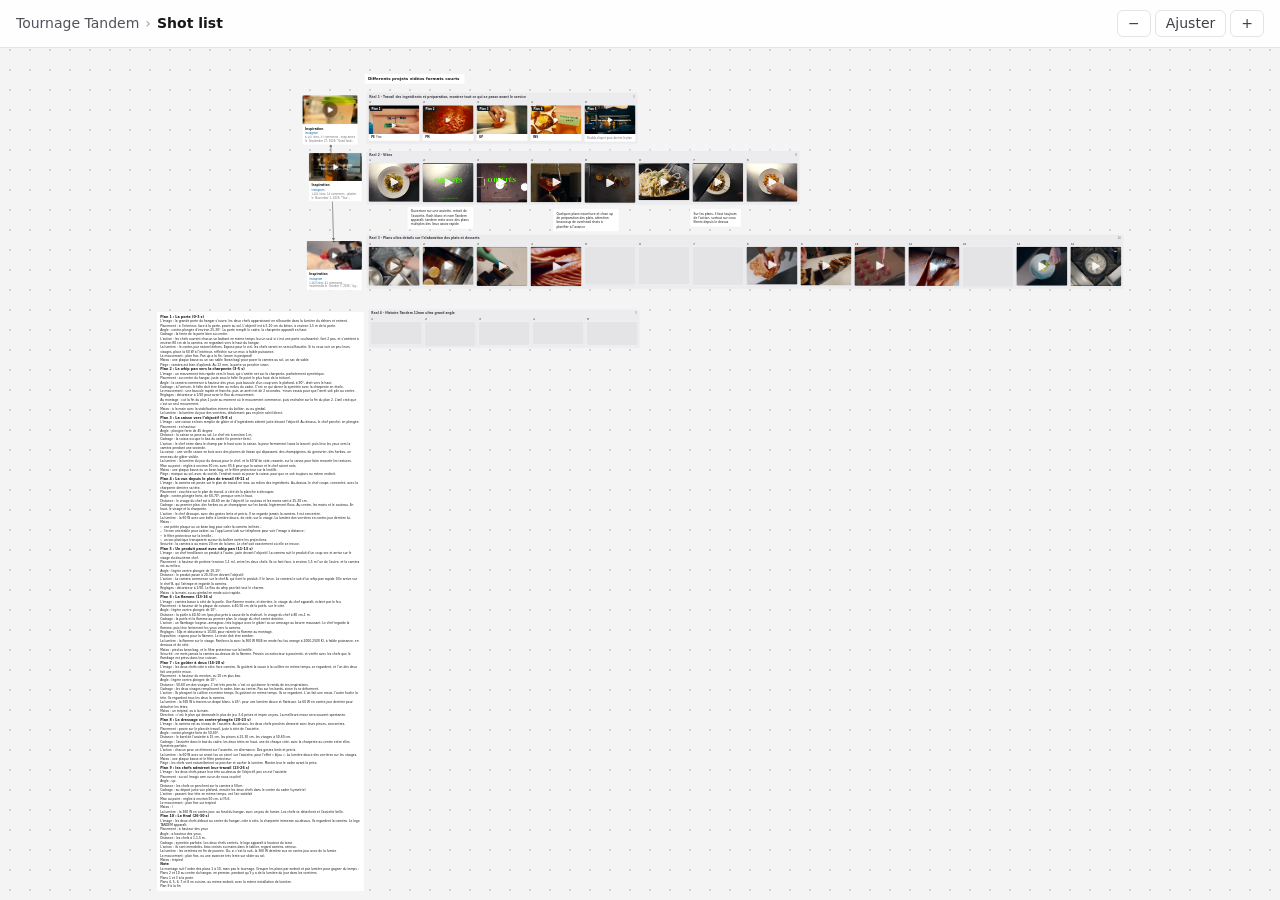
<file: tournage-tandem-293031/b-WGb30FgAr3.html>
<!doctype html>
<html lang="fr" data-theme="light">
<head>
<meta charset="utf-8">
<meta name="viewport" content="width=device-width, initial-scale=1, viewport-fit=cover">
<meta name="robots" content="noindex">
<title>Shot list</title>
<link rel="stylesheet" href="site.css">
</head>
<body>
<header class="lb-bar"><nav class="lb-title"><a href="index.html">Tournage Tandem</a><span class="lb-sep">›</span><span>Shot list</span></nav>
<span class="lb-tools"><button type="button" data-zoom="out" aria-label="Dézoomer">−</button><button type="button" data-zoom="fit">Ajuster</button><button type="button" data-zoom="in" aria-label="Zoomer">+</button></span></header>
<main id="lb-viewport"><div id="lb-board" data-w="4594" data-h="3818" style="width:4594px;height:3818px"><div class="absolute top-0 left-0 origin-top-left" style="transform: translate(2220px, 90px);"><svg class="pointer-events-none absolute top-0 left-0 overflow-visible" width="1" height="1"><defs><marker id="arrowhead" viewBox="0 0 10 10" refX="9" refY="5" markerWidth="7" markerHeight="7" orient="auto-start-reverse"><path d="M0,0 L10,5 L0,10 z" fill="context-stroke"></path></marker></defs><g data-arrow-id="8IrZhk8qgM" class="pointer-events-auto cursor-pointer"><line x1="-1366.6176470588234" y1="280" x2="-1353.3823529411766" y2="730" stroke="transparent" stroke-width="14"></line><line x1="-1366.6176470588234" y1="280" x2="-1353.3823529411766" y2="730" stroke="#71717a" stroke-width="2" marker-end="url(#arrowhead)"></line></g><g data-arrow-id="nzO9r3QLkh" class="pointer-events-auto cursor-pointer"><line x1="-1353.3823529411766" y1="730" x2="-1366.6176470588234" y2="280" stroke="transparent" stroke-width="14"></line><line x1="-1353.3823529411766" y1="730" x2="-1366.6176470588234" y2="280" stroke="#71717a" stroke-width="2" marker-end="url(#arrowhead)"></line></g></svg><div data-card-id="dCtlnamUzq" tabindex="0" aria-label="Carte note" aria-selected="false" class="group absolute top-0 left-0 rounded-md border border-zinc-200 select-none " style="transform: translate(-1210px, -50px); width: 470px; z-index: 21; background: var(--color-surface);"><div class="note-content px-4 py-3"><div><h1>Differents projets vidéos formats courts</h1><h1></h1><p></p></div></div></div><div data-card-id="lYd85CdyR_" tabindex="0" aria-label="Carte colonne" aria-selected="false" class="group absolute top-0 left-0 rounded-md border border-zinc-200 select-none " style="transform: translate(-1200px, 40px); width: max-content; z-index: 41; background: var(--color-surface);"><div class="rounded-md bg-zinc-200/70 p-2"><div class="mb-2 flex items-center gap-2 px-1 text-sm font-semibold text-zinc-700"><span class="flex-1">Réel 1 - Travail des ingrédients et préparation, montrer tout ce qui se passe avant le service</span><span class="text-xs font-normal text-zinc-500">5</span></div><div data-column-list="lYd85CdyR_" data-column-layout="strip" class="flex min-h-16 min-w-60 flex-row gap-3"><div data-column-child="true" class="w-60 shrink-0"><div class="mb-1 px-1 font-mono text-xs font-semibold text-zinc-600">1</div><div data-card-id="Q7ZxVivZQz" class="relative rounded-md border border-zinc-200 " style="background: var(--color-surface);"><div class="text-sm"><div data-slot-drop="Q7ZxVivZQz" class="relative "><div class="relative overflow-hidden bg-zinc-200 rounded-t-md" style="aspect-ratio: 16 / 9;"><img alt="Plan 1" draggable="false" decoding="async" class="h-full w-full object-cover" src="media/i31.png"></div><span class="absolute top-1.5 left-1.5 rounded bg-ink px-2 py-0.5 text-xs font-semibold text-white">Plan 1</span></div><div class="space-y-1 px-3 py-2"><div class="flex flex-wrap items-baseline gap-x-2 text-xs"><span class="font-semibold" title="Plan d'ensemble">PE</span><span>Fixe</span></div></div></div></div></div><div data-column-child="true" class="w-60 shrink-0"><div class="mb-1 px-1 font-mono text-xs font-semibold text-zinc-600">2</div><div data-card-id="vejKQGjIOx" class="relative rounded-md border border-zinc-200 " style="background: var(--color-surface);"><div class="text-sm"><div data-slot-drop="vejKQGjIOx" class="relative "><div class="relative overflow-hidden bg-zinc-200 rounded-t-md" style="aspect-ratio: 16 / 9;"><img alt="Plan 2" draggable="false" decoding="async" class="h-full w-full object-cover" src="media/i32.png"></div><span class="absolute top-1.5 left-1.5 rounded bg-ink px-2 py-0.5 text-xs font-semibold text-white">Plan 2</span></div><div class="space-y-1 px-3 py-2"><div class="flex flex-wrap items-baseline gap-x-2 text-xs"><span class="font-semibold" title="Plan moyen">PM</span></div></div></div></div></div><div data-column-child="true" class="w-60 shrink-0"><div class="mb-1 px-1 font-mono text-xs font-semibold text-zinc-600">3</div><div data-card-id="mMvWN4nXO-" class="relative rounded-md border border-zinc-200 " style="background: var(--color-surface);"><div class="text-sm"><div data-slot-drop="mMvWN4nXO-" class="relative "><div class="relative overflow-hidden bg-zinc-200 rounded-t-md" style="aspect-ratio: 16 / 9;"><img alt="Plan 3" draggable="false" decoding="async" class="h-full w-full object-cover" src="media/i33.png"></div><span class="absolute top-1.5 left-1.5 rounded bg-ink px-2 py-0.5 text-xs font-semibold text-white">Plan 3</span></div><div class="space-y-1 px-3 py-2"><div class="flex flex-wrap items-baseline gap-x-2 text-xs"><span class="font-semibold" title="Gros plan">GP</span></div></div></div></div></div><div data-column-child="true" class="w-60 shrink-0"><div class="mb-1 px-1 font-mono text-xs font-semibold text-zinc-600">4</div><div data-card-id="aWDy6KG71j" class="relative rounded-md border border-zinc-200 " style="background: var(--color-surface);"><div class="text-sm"><div data-slot-drop="aWDy6KG71j" class="relative "><div class="relative overflow-hidden bg-zinc-200 rounded-t-md" style="aspect-ratio: 16 / 9;"><img alt="Plan 4" draggable="false" decoding="async" class="h-full w-full object-cover" src="media/i34.png"></div><span class="absolute top-1.5 left-1.5 rounded bg-ink px-2 py-0.5 text-xs font-semibold text-white">Plan 4</span></div><div class="space-y-1 px-3 py-2"><div class="flex flex-wrap items-baseline gap-x-2 text-xs"><span class="font-semibold" title="Insert">INS</span></div></div></div></div></div><div data-column-child="true" class="w-60 shrink-0"><div class="mb-1 px-1 font-mono text-xs font-semibold text-zinc-600">5</div><div data-card-id="jsorGS1q9v" class="relative rounded-md border border-zinc-200 " style="background: var(--color-surface);"><div class="text-sm"><div data-slot-drop="jsorGS1q9v" class="relative "><div class="relative overflow-hidden bg-zinc-200 rounded-t-md" style="aspect-ratio: 16 / 9;"><img alt="Plan 5" draggable="false" decoding="async" class="h-full w-full object-cover" src="media/i35.png"></div><span class="absolute top-1.5 left-1.5 rounded bg-ink px-2 py-0.5 text-xs font-semibold text-white">Plan 5</span></div><div class="space-y-1 px-3 py-2"><div class="flex flex-wrap items-baseline gap-x-2 text-xs"></div><p class="text-xs text-zinc-500">Double-cliquer pour décrire le plan</p></div></div></div></div></div></div></div><div data-card-id="snqbeC9Bey" tabindex="0" aria-label="Carte colonne" aria-selected="false" class="group absolute top-0 left-0 rounded-md border border-zinc-200 select-none " style="transform: translate(-1200px, 310px); width: max-content; z-index: 48; background: var(--color-surface);"><div class="rounded-md bg-zinc-200/70 p-2"><div class="mb-2 flex items-center gap-2 px-1 text-sm font-semibold text-zinc-700"><span class="flex-1">Reel 2 - Vibes</span><span class="text-xs font-normal text-zinc-500">8</span></div><div data-column-list="snqbeC9Bey" data-column-layout="strip" class="flex min-h-16 min-w-60 flex-row gap-3"><div data-column-child="true" class="w-60 shrink-0"><div class="mb-1 px-1 font-mono text-xs font-semibold text-zinc-600">1</div><div data-card-id="lwucQ2GyCi" class="relative rounded-md border border-zinc-200 " style="background: var(--color-surface);"><div><div class="relative overflow-hidden bg-zinc-200 rounded-md" style="aspect-ratio: 772 / 584;"><img alt="" draggable="false" decoding="async" class="h-full w-full object-cover" src="media/i36.png"></div></div></div></div><div data-column-child="true" class="w-60 shrink-0"><div class="mb-1 px-1 font-mono text-xs font-semibold text-zinc-600">2</div><div data-card-id="BXLUthMDbT" class="relative rounded-md border border-zinc-200 " style="background: var(--color-surface);"><div><div class="relative overflow-hidden bg-zinc-200 rounded-md" style="aspect-ratio: 776 / 598;"><img alt="" draggable="false" decoding="async" class="h-full w-full object-cover" src="media/i37.png"></div></div></div></div><div data-column-child="true" class="w-60 shrink-0"><div class="mb-1 px-1 font-mono text-xs font-semibold text-zinc-600">3</div><div data-card-id="If5hEMYt8L" class="relative rounded-md border border-zinc-200 " style="background: var(--color-surface);"><div><div class="relative overflow-hidden bg-zinc-200 rounded-md" style="aspect-ratio: 780 / 604;"><img alt="" draggable="false" decoding="async" class="h-full w-full object-cover" src="media/i38.png"></div></div></div></div><div data-column-child="true" class="w-60 shrink-0"><div class="mb-1 px-1 font-mono text-xs font-semibold text-zinc-600">4</div><div data-card-id="LmFI2dB62s" class="relative rounded-md border border-zinc-200 " style="background: var(--color-surface);"><div><div class="relative overflow-hidden bg-zinc-200 rounded-md" style="aspect-ratio: 768 / 590;"><img alt="" draggable="false" decoding="async" class="h-full w-full object-cover" src="media/i39.png"></div></div></div></div><div data-column-child="true" class="w-60 shrink-0"><div class="mb-1 px-1 font-mono text-xs font-semibold text-zinc-600">5</div><div data-card-id="OQ0rm8Z_EU" class="relative rounded-md border border-zinc-200 " style="background: var(--color-surface);"><div><div class="relative overflow-hidden bg-zinc-200 rounded-md" style="aspect-ratio: 780 / 606;"><img alt="" draggable="false" decoding="async" class="h-full w-full object-cover" src="media/i40.png"></div></div></div></div><div data-column-child="true" class="w-60 shrink-0"><div class="mb-1 px-1 font-mono text-xs font-semibold text-zinc-600">6</div><div data-card-id="yTVjdJzgz1" class="relative rounded-md border border-zinc-200 " style="background: var(--color-surface);"><div><div class="relative overflow-hidden bg-zinc-200 rounded-md" style="aspect-ratio: 760 / 552;"><img alt="" draggable="false" decoding="async" class="h-full w-full object-cover" src="media/i41.png"></div></div></div></div><div data-column-child="true" class="w-60 shrink-0"><div class="mb-1 px-1 font-mono text-xs font-semibold text-zinc-600">7</div><div data-card-id="GX03kAtjgn" class="relative rounded-md border border-zinc-200 " style="background: var(--color-surface);"><div><div class="relative overflow-hidden bg-zinc-200 rounded-md" style="aspect-ratio: 794 / 600;"><img alt="" draggable="false" decoding="async" class="h-full w-full object-cover" src="media/i42.png"></div></div></div></div><div data-column-child="true" class="w-60 shrink-0"><div class="mb-1 px-1 font-mono text-xs font-semibold text-zinc-600">8</div><div data-card-id="P6rc7p_Nj7" class="relative rounded-md border border-zinc-200 " style="background: var(--color-surface);"><div><div class="relative overflow-hidden bg-zinc-200 rounded-md" style="aspect-ratio: 774 / 586;"><img alt="" draggable="false" decoding="async" class="h-full w-full object-cover" src="media/i43.png"></div></div></div></div></div></div></div><div data-card-id="aTx4jNMhDa" tabindex="0" aria-label="Carte note" aria-selected="false" class="group absolute top-0 left-0 rounded-md border border-zinc-200 select-none " style="transform: translate(-1010px, 570px); width: 310px; z-index: 83; background: var(--color-surface);"><div class="note-content px-4 py-3"><div><p>Ouverture sur une assiette, retrait de l’assiette, flash blanc et nom Tandem apparaît, tandem reste avec des plans multiples des lieux assez rapide</p></div></div></div><div data-card-id="S3rdog1DO0" tabindex="0" aria-label="Carte note" aria-selected="false" class="group absolute top-0 left-0 rounded-md border border-zinc-200 select-none " style="transform: translate(-330px, 580px); width: 310px; z-index: 84; background: var(--color-surface);"><div class="note-content px-4 py-3"><div><p>Quelques plans nourriture et close up de préparation des plats, attention beaucoup de overhead shots à planifier à l'avance</p></div></div></div><div data-card-id="B06QOSQJeq" tabindex="0" aria-label="Carte note" aria-selected="false" class="group absolute top-0 left-0 rounded-md border border-zinc-200 select-none " style="transform: translate(310px, 580px); width: 240px; z-index: 79; background: var(--color-surface);"><div class="note-content px-4 py-3"><div><p>Sur les plans, il faut toujours de l’action, surtout sur ceux filmés depuis le dessus</p></div></div></div><div data-card-id="mDhb9ZPly9" tabindex="0" aria-label="Carte lien" aria-selected="false" class="group absolute top-0 left-0 rounded-md border border-zinc-200 select-none " style="transform: translate(-1470px, 320px); width: 250px; z-index: 91; background: var(--color-surface);"><div class="text-sm" data-export-link="https://www.instagram.com/reel/DfMyymztk6q/?utm_source=ig_web_copy_link&amp;srtk=MzRlODBiNWFlZA=="><div data-open-link="https://www.instagram.com/reel/DfMyymztk6q/?utm_source=ig_web_copy_link&amp;srtk=MzRlODBiNWFlZA==" class="cursor-pointer"><div class="relative overflow-hidden bg-zinc-200 rounded-t-md" style="aspect-ratio: 1.91 / 1;"><img alt="Inspiration" draggable="false" decoding="async" class="h-full w-full object-cover" src="media/i44.jpg"></div></div><div class="space-y-1 px-3 py-2.5"><div data-open-link="https://www.instagram.com/reel/DfMyymztk6q/?utm_source=ig_web_copy_link&amp;srtk=MzRlODBiNWFlZA==" class="font-semibold break-words cursor-pointer hover:underline">Inspiration</div><a href="https://www.instagram.com/reel/DfMyymztk6q/?utm_source=ig_web_copy_link&amp;srtk=MzRlODBiNWFlZA==" target="_blank" rel="noopener noreferrer" class="block truncate text-xs text-sky-700 hover:underline">Instagram</a><p class="line-clamp-2 text-xs text-zinc-500">1,201 likes, 14 comments - jakobtr le&nbsp; November 1, 2026: "Your restaurant doesn’t need more content, I deserves higher quality content. 📸 Food content is not always about glossy images and perfectly plated dishes. It’s the feeling which surrounds the dish when you eat it. ✨
.
.
.
#hospitalitycontent #restaurantcontent #viennaphotographer".</p></div></div></div><div data-card-id="FCoIdorJvm" tabindex="0" aria-label="Carte lien" aria-selected="false" class="group absolute top-0 left-0 rounded-md border border-zinc-200 select-none " style="transform: translate(-1500px, 50px); width: 260px; z-index: 183; background: var(--color-surface);"><div class="text-sm" data-export-link="https://www.instagram.com/reel/DdzMhLtAmSv/?utm_source=ig_web_copy_link&amp;dlrf=MzRlODBiNWFlZA==&amp;srtk=MzRlODBiNWFlZA=="><div data-open-link="https://www.instagram.com/reel/DdzMhLtAmSv/?utm_source=ig_web_copy_link&amp;dlrf=MzRlODBiNWFlZA==&amp;srtk=MzRlODBiNWFlZA==" class="cursor-pointer"><div class="relative overflow-hidden bg-zinc-200 rounded-t-md" style="aspect-ratio: 1.91 / 1;"><img alt="Inspiration" draggable="false" decoding="async" class="h-full w-full object-cover" src="media/i45.jpg"></div></div><div class="space-y-1 px-3 py-2.5"><div data-open-link="https://www.instagram.com/reel/DdzMhLtAmSv/?utm_source=ig_web_copy_link&amp;dlrf=MzRlODBiNWFlZA==&amp;srtk=MzRlODBiNWFlZA==" class="font-semibold break-words cursor-pointer hover:underline">Inspiration</div><a href="https://www.instagram.com/reel/DdzMhLtAmSv/?utm_source=ig_web_copy_link&amp;dlrf=MzRlODBiNWFlZA==&amp;srtk=MzRlODBiNWFlZA==" target="_blank" rel="noopener noreferrer" class="block truncate text-xs text-sky-700 hover:underline">Instagram</a><p class="line-clamp-2 text-xs text-zinc-500">6,147 likes, 37 comments - shop.arties le&nbsp; September 27, 2026: "Good food starts with good ingredients… and good people.".</p></div></div></div><div data-card-id="4OJruh97SJ" tabindex="0" aria-label="Carte lien" aria-selected="false" class="group absolute top-0 left-0 rounded-md border border-zinc-200 select-none " style="transform: translate(-1480px, 730px); width: 260px; z-index: 184; background: var(--color-surface);"><div class="text-sm" data-export-link="https://www.instagram.com/reel/DeNI3dYzIHZ/?utm_source=ig_web_copy_link&amp;srtk=MzRlODBiNWFlZA=="><div data-open-link="https://www.instagram.com/reel/DeNI3dYzIHZ/?utm_source=ig_web_copy_link&amp;srtk=MzRlODBiNWFlZA==" class="cursor-pointer"><div class="relative overflow-hidden bg-zinc-200 rounded-t-md" style="aspect-ratio: 1.91 / 1;"><img alt="Inspiration" draggable="false" decoding="async" class="h-full w-full object-cover" src="media/i46.jpg"></div></div><div class="space-y-1 px-3 py-2.5"><div data-open-link="https://www.instagram.com/reel/DeNI3dYzIHZ/?utm_source=ig_web_copy_link&amp;srtk=MzRlODBiNWFlZA==" class="font-semibold break-words cursor-pointer hover:underline">Inspiration</div><a href="https://www.instagram.com/reel/DeNI3dYzIHZ/?utm_source=ig_web_copy_link&amp;srtk=MzRlODBiNWFlZA==" target="_blank" rel="noopener noreferrer" class="block truncate text-xs text-sky-700 hover:underline">Instagram</a><p class="line-clamp-2 text-xs text-zinc-500">5,069 likes, 41 comments - heartmedia le&nbsp; October 7, 2026: "age is just a number".</p></div></div></div><div data-card-id="qRXwNI5EcG" tabindex="0" aria-label="Carte colonne" aria-selected="false" class="group absolute top-0 left-0 rounded-md border border-zinc-200 select-none " style="transform: translate(-1200px, 700px); width: max-content; z-index: 140; background: var(--color-surface);"><div class="rounded-md bg-zinc-200/70 p-2"><div class="mb-2 flex items-center gap-2 px-1 text-sm font-semibold text-zinc-700"><span class="flex-1">Reel 3 - Plans ultra details sur l’elaboration des plats et desserts</span><span class="text-xs font-normal text-zinc-500">14</span></div><div data-column-list="qRXwNI5EcG" data-column-layout="strip" class="flex min-h-16 min-w-60 flex-row gap-3"><div data-column-child="true" class="w-60 shrink-0"><div class="mb-1 px-1 font-mono text-xs font-semibold text-zinc-600">1</div><div data-card-id="e3N5g_aNcK" class="relative rounded-md border border-zinc-200 " style="background: var(--color-surface);"><div><div class="relative overflow-hidden bg-zinc-200 rounded-md" style="aspect-ratio: 982 / 750;"><img alt="" draggable="false" decoding="async" class="h-full w-full object-cover" src="media/i47.png"></div></div></div></div><div data-column-child="true" class="w-60 shrink-0"><div class="mb-1 px-1 font-mono text-xs font-semibold text-zinc-600">2</div><div data-card-id="oQMYcrZsNC" class="relative rounded-md border border-zinc-200 " style="background: var(--color-surface);"><div><div class="relative overflow-hidden bg-zinc-200 rounded-md" style="aspect-ratio: 998 / 748;"><img alt="" draggable="false" decoding="async" class="h-full w-full object-cover" src="media/i48.png"></div></div></div></div><div data-column-child="true" class="w-60 shrink-0"><div class="mb-1 px-1 font-mono text-xs font-semibold text-zinc-600">3</div><div data-card-id="t37DSs82KM" class="relative rounded-md border border-zinc-200 " style="background: var(--color-surface);"><div><div class="relative overflow-hidden bg-zinc-200 rounded-md" style="aspect-ratio: 980 / 752;"><img alt="" draggable="false" decoding="async" class="h-full w-full object-cover" src="media/i49.png"></div></div></div></div><div data-column-child="true" class="w-60 shrink-0"><div class="mb-1 px-1 font-mono text-xs font-semibold text-zinc-600">4</div><div data-card-id="vbXCqbHZ4l" class="relative rounded-md border border-zinc-200 " style="background: var(--color-surface);"><div><div class="relative overflow-hidden bg-zinc-200 rounded-md" style="aspect-ratio: 988 / 768;"><img alt="" draggable="false" decoding="async" class="h-full w-full object-cover" src="media/i50.png"></div></div></div></div><div data-column-child="true" class="w-60 shrink-0"><div class="mb-1 px-1 font-mono text-xs font-semibold text-zinc-600">5</div><div data-card-id="BFdvA3UdGw" class="relative rounded-md border border-zinc-200 " style="background: var(--color-surface);"><div><div class="relative overflow-hidden bg-zinc-200 rounded-md" style="aspect-ratio: 1010 / 748;"><img alt="" draggable="false" decoding="async" class="h-full w-full object-cover" src="media/i51.png"></div></div></div></div><div data-column-child="true" class="w-60 shrink-0"><div class="mb-1 px-1 font-mono text-xs font-semibold text-zinc-600">6</div><div data-card-id="cVEyBNfCuD" class="relative rounded-md border border-zinc-200 " style="background: var(--color-surface);"><div><div class="relative overflow-hidden bg-zinc-200 rounded-md" style="aspect-ratio: 1008 / 748;"><img alt="" draggable="false" decoding="async" class="h-full w-full object-cover" src="media/i52.png"></div></div></div></div><div data-column-child="true" class="w-60 shrink-0"><div class="mb-1 px-1 font-mono text-xs font-semibold text-zinc-600">7</div><div data-card-id="TlgwyXwSTY" class="relative rounded-md border border-zinc-200 " style="background: var(--color-surface);"><div><div class="relative overflow-hidden bg-zinc-200 rounded-md" style="aspect-ratio: 984 / 742;"><img alt="" draggable="false" decoding="async" class="h-full w-full object-cover" src="media/i53.png"></div></div></div></div><div data-column-child="true" class="w-60 shrink-0"><div class="mb-1 px-1 font-mono text-xs font-semibold text-zinc-600">8</div><div data-card-id="e-RfLl3jDl" class="relative rounded-md border border-zinc-200 " style="background: var(--color-surface);"><div><div class="relative overflow-hidden bg-zinc-200 rounded-md" style="aspect-ratio: 972 / 724;"><img alt="" draggable="false" decoding="async" class="h-full w-full object-cover" src="media/i54.png"></div></div></div></div><div data-column-child="true" class="w-60 shrink-0"><div class="mb-1 px-1 font-mono text-xs font-semibold text-zinc-600">9</div><div data-card-id="YazxeTqsY_" class="relative rounded-md border border-zinc-200 " style="background: var(--color-surface);"><div><div class="relative overflow-hidden bg-zinc-200 rounded-md" style="aspect-ratio: 982 / 746;"><img alt="" draggable="false" decoding="async" class="h-full w-full object-cover" src="media/i55.png"></div></div></div></div><div data-column-child="true" class="w-60 shrink-0"><div class="mb-1 px-1 font-mono text-xs font-semibold text-zinc-600">10</div><div data-card-id="smkcBwRh5V" class="relative rounded-md border border-zinc-200 " style="background: var(--color-surface);"><div><div class="relative overflow-hidden bg-zinc-200 rounded-md" style="aspect-ratio: 1002 / 766;"><img alt="" draggable="false" decoding="async" class="h-full w-full object-cover" src="media/i56.png"></div></div></div></div><div data-column-child="true" class="w-60 shrink-0"><div class="mb-1 px-1 font-mono text-xs font-semibold text-zinc-600">11</div><div data-card-id="OxLy0Ns3qI" class="relative rounded-md border border-zinc-200 " style="background: var(--color-surface);"><div><div class="relative overflow-hidden bg-zinc-200 rounded-md" style="aspect-ratio: 974 / 748;"><img alt="" draggable="false" decoding="async" class="h-full w-full object-cover" src="media/i57.png"></div></div></div></div><div data-column-child="true" class="w-60 shrink-0"><div class="mb-1 px-1 font-mono text-xs font-semibold text-zinc-600">12</div><div data-card-id="LsvVFx7yzp" class="relative rounded-md border border-zinc-200 " style="background: var(--color-surface);"><div><div class="relative overflow-hidden bg-zinc-200 rounded-md" style="aspect-ratio: 984 / 774;"><img alt="" draggable="false" decoding="async" class="h-full w-full object-cover" src="media/i58.png"></div></div></div></div><div data-column-child="true" class="w-60 shrink-0"><div class="mb-1 px-1 font-mono text-xs font-semibold text-zinc-600">13</div><div data-card-id="uPBw-tL4f5" class="relative rounded-md border border-zinc-200 " style="background: var(--color-surface);"><div><div class="relative overflow-hidden bg-zinc-200 rounded-md" style="aspect-ratio: 976 / 748;"><img alt="" draggable="false" decoding="async" class="h-full w-full object-cover" src="media/i59.png"></div></div></div></div><div data-column-child="true" class="w-60 shrink-0"><div class="mb-1 px-1 font-mono text-xs font-semibold text-zinc-600">14</div><div data-card-id="ffBAu48zDh" class="relative rounded-md border border-zinc-200 " style="background: var(--color-surface);"><div><div class="relative overflow-hidden bg-zinc-200 rounded-md" style="aspect-ratio: 990 / 760;"><img alt="" draggable="false" decoding="async" class="h-full w-full object-cover" src="media/i60.png"></div></div></div></div></div></div></div><div data-card-id="WiieawFXho" tabindex="0" aria-label="Carte colonne" aria-selected="false" class="group absolute top-0 left-0 rounded-md border border-zinc-200 select-none " style="transform: translate(-1190px, 1050px); width: max-content; z-index: 157; background: var(--color-surface);"><div class="rounded-md bg-zinc-200/70 p-2"><div class="mb-2 flex items-center gap-2 px-1 text-sm font-semibold text-zinc-700"><span class="flex-1">Reel 4 - Histoire Tandem 12mm ultra grand angle</span><span class="text-xs font-normal text-zinc-500">5</span></div><div data-column-list="WiieawFXho" data-column-layout="strip" class="flex min-h-16 min-w-60 flex-row gap-3"><div data-column-child="true" class="w-60 shrink-0"><div class="mb-1 px-1 font-mono text-xs font-semibold text-zinc-600">1</div><div data-card-id="oYKbLNpMp9" class="relative rounded-md border border-zinc-200 " style="background: var(--color-surface);"><div><div class="relative overflow-hidden bg-zinc-200 rounded-md" style="aspect-ratio: 3024 / 1328;"><img alt="" draggable="false" decoding="async" class="h-full w-full object-cover" src="media/i61.jpg"></div></div></div></div><div data-column-child="true" class="w-60 shrink-0"><div class="mb-1 px-1 font-mono text-xs font-semibold text-zinc-600">2</div><div data-card-id="jx_ykSzC__" class="relative rounded-md border border-zinc-200 " style="background: var(--color-surface);"><div><div class="relative overflow-hidden bg-zinc-200 rounded-md" style="aspect-ratio: 3024 / 1442;"><img alt="" draggable="false" decoding="async" class="h-full w-full object-cover" src="media/i62.jpg"></div></div></div></div><div data-column-child="true" class="w-60 shrink-0"><div class="mb-1 px-1 font-mono text-xs font-semibold text-zinc-600">3</div><div data-card-id="6Y9EFGjw92" class="relative rounded-md border border-zinc-200 " style="background: var(--color-surface);"><div><div class="relative overflow-hidden bg-zinc-200 rounded-md" style="aspect-ratio: 3024 / 1380;"><img alt="" draggable="false" decoding="async" class="h-full w-full object-cover" src="media/i63.jpg"></div></div></div></div><div data-column-child="true" class="w-60 shrink-0"><div class="mb-1 px-1 font-mono text-xs font-semibold text-zinc-600">4</div><div data-card-id="Z_sXyHuYRW" class="relative rounded-md border border-zinc-200 " style="background: var(--color-surface);"><div><div class="relative overflow-hidden bg-zinc-200 rounded-md" style="aspect-ratio: 3024 / 1356;"><img alt="" draggable="false" decoding="async" class="h-full w-full object-cover" src="media/i64.jpg"></div></div></div></div><div data-column-child="true" class="w-60 shrink-0"><div class="mb-1 px-1 font-mono text-xs font-semibold text-zinc-600">5</div><div data-card-id="fTWd0j3KnN" class="relative rounded-md border border-zinc-200 " style="background: var(--color-surface);"><div><div class="relative overflow-hidden bg-zinc-200 rounded-md" style="aspect-ratio: 3022 / 1388;"><img alt="" draggable="false" decoding="async" class="h-full w-full object-cover" src="media/i65.jpg"></div></div></div></div></div></div></div><div data-card-id="SZRL35446c" tabindex="0" aria-label="Carte note" aria-selected="false" class="group absolute top-0 left-0 rounded-md border border-zinc-200 select-none " style="transform: translate(-2180px, 1060px); width: 970px; z-index: 178; background: var(--color-surface);"><div class="note-content px-4 py-3"><div><h2>Plan 1 : La porte (0-3 s)</h2><p></p><p>L’image : la grande porte du hangar s’ouvre, les deux chefs apparaissent en silhouette dans la lumière du dehors et entrent.</p><p></p><p>Placement : à l’intérieur, face à la porte, posée au sol. L’objectif est à 5-10 cm du béton, à environ 1,5 m de la porte.</p><p>Angle : contre-plongée d’environ 25-30°. La porte remplit le cadre, la charpente apparaît en haut.</p><p>Cadrage : la fente de la porte bien au centre.</p><p>L’action : les chefs ouvrent chacun un battant en même temps (ou un seul si c’est une porte coulissante), font 2 pas, et s’arrêtent à environ 80 cm de la caméra, en regardant vers le haut du hangar.</p><p>La lumière : le contre-jour naturel dehors. Expose pour le ciel, les chefs seront en semi-silhouette. Si tu veux voir un peu leurs visages, place la 60 W à l’intérieur, réfléchie sur un mur, à faible puissance.</p><p>Le mouvement : plan fixe, Pan up a la fin. (zoom in postprod)</p><p>Matos : une plaque basse ou un sac sable (bean bag) pour poser la caméra au sol, un sac de sable</p><p>Piège : caméra est bien d’aplomb. Au 12 mm, la porte va pencher sinon.</p><p></p><h2>Plan 2 : Le whip pan vers la charpente (3-5 s)</h2><p></p><p>L’image : un mouvement très rapide vers le haut, qui s’arrête net sur la charpente, parfaitement symétrique.</p><p></p><p>Placement : au centre du hangar, juste sous le faîte (le point le plus haut de la toiture).</p><p>Angle : la caméra commence à hauteur des yeux, puis bascule d’un coup vers le plafond, à 90°, droit vers le haut.</p><p>Cadrage : à l’arrivée, le faîte doit être bien au milieu du cadre. C’est ce qui donne la symétrie avec la charpente en étoile.</p><p>Le mouvement : une bascule rapide et franche, puis un arrêt net de 2 secondes. +ieurs essais pour que l’arrêt soit pile au centre.</p><p>Réglages : obturateur à 1/50 pour avoir le flou du mouvement.</p><p>Au montage : cut la fin du plan 1 juste au moment où le mouvement commence, puis enchaîne sur la fin du plan 2. L’œil croit que c’est un seul mouvement.</p><p>Matos : à la main avec la stabilisation interne du boîtier, ou au gimbal.</p><p>La lumière : la lumière du jour des verrières, idéalement pas en plein soleil direct.</p><p></p><h2>Plan 3 : La caisse vers l’objectif (5-8 s)</h2><p></p><p>L’image : une caisse en bois remplie de gibier et d’ingrédients atterrit juste devant l’objectif. Au-dessus, le chef penché, en plongée.</p><p></p><p>Placement : en hauteur.</p><p>Angle : plongée forte de 45 degrés</p><p>Distance : la caisse se pose au sol. Le chef est à environ 1 m.</p><p>Cadrage : la caisse occupe le bas du cadre (le premier tiers).</p><p>L’action : le chef entre dans le champ par le haut avec la caisse, la pose fermement (sans la lancer), puis lève les yeux vers la caméra pendant une seconde.</p><p>La caisse : une vieille caisse en bois avec des plumes de faisan qui dépassent, des champignons, du genévrier, des herbes, un morceau de gibier visible.</p><p>La lumière : la lumière du jour du dessus pour le chef, et la 60 W de côté, rasante, sur la caisse pour faire ressortir les textures.</p><p>Mise au point : réglée à environ 30 cm, avec f/5.6 pour que la caisse et le chef soient nets.</p><p>Matos : une plaque basse ou un bean bag, et le filtre protecteur sur la lentille.</p><p>Piège : marque au sol, avec du scotch, l’endroit exact où poser la caisse, pour que ce soit toujours au même endroit.</p><p></p><h2>Plan 4 : La vue depuis le plan de travail (8-11 s)</h2><p></p><p>L’image : la caméra est posée sur le plan de travail en inox, au milieu des ingrédients. Au-dessus, le chef coupe, concentré, avec la charpente derrière sa tête.</p><p></p><p>Placement : couchée sur le plan de travail, à côté de la planche à découper.</p><p>Angle : contre-plongée forte, de 60-70°, presque vers le haut.</p><p>Distance : le visage du chef est à 40-60 cm de l’objectif. Le couteau et les mains sont à 25-30 cm.</p><p>Cadrage : au premier plan, des herbes ou un champignon sur les bords, légèrement flous. Au centre, les mains et le couteau. En haut, le visage et la charpente.</p><p>L’action : le chef découpe, avec des gestes lents et précis. Il ne regarde jamais la caméra, il est concentré.</p><p>La lumière : la 60 W avec une boîte à lumière douce, de côté, sur le visage. La lumière des verrières en contre-jour derrière lui.</p><p>Matos :</p><ul><li><p>une petite plaque ou un bean bag pour caler la caméra inclinée ;</p></li><li><p>l’écran orientable pour cadrer, ou l’app Lumix Lab sur téléphone pour voir l’image à distance ;</p></li><li><p>le filtre protecteur sur la lentille ;</p></li><li><p>un sac plastique transparent autour du boîtier contre les projections.</p></li></ul><p>Sécurité : la caméra à au moins 20 cm de la lame. Le chef sait exactement où elle se trouve.</p><p></p><h2>Plan 5 : Un produit passé avec whip pan (11-13 s)</h2><p></p><p>L’image : un chef tend/lance un produit à l’autre, juste devant l’objectif. La caméra suit le produit d’un coup sec et arrive sur le visage du deuxième chef.</p><p></p><p>Placement : à hauteur de poitrine (environ 1,1 m), entre les deux chefs. Ils se font face, à environ 1,5 m l’un de l’autre, et la caméra est au milieu.</p><p>Angle : légère contre-plongée de 10-15°.</p><p>Distance : le produit passe à 20-30 cm devant l’objectif.</p><p>L’action : La caméra commence sur le chef A, qui tient le produit. Il le lance. La caméra le suit d’un whip pan rapide. Elle arrive sur le chef B, qui l’attrape et regarde la caméra.</p><p>Réglages : obturateur à 1/50. Le flou du whip pan fait tout le charme.</p><p>Matos : à la main, ou au gimbal en mode suivi rapide.</p><p></p><h2>Plan 6 : La flamme (13-16 s)</h2><p></p><p>L’image : caméra basse à côté de la poêle. Une flamme monte, et derrière, le visage du chef apparaît, éclairé par le feu.</p><p></p><p>Placement : à hauteur de la plaque de cuisson, à 40-50 cm de la poêle, sur le côté.</p><p>Angle : légère contre-plongée de 10°.</p><p>Distance : la poêle à 40-50 cm (pas plus près à cause de la chaleur), le visage du chef à 80 cm-1 m.</p><p>Cadrage : la poêle et la flamme au premier plan, le visage du chef centré derrière.</p><p>L’action : un flambage (cognac, armagnac, très logique avec le gibier) ou un arrosage au beurre moussant. Le chef regarde la flamme, puis lève lentement les yeux vers la caméra.</p><p>Réglages : 50p et obturateur à 1/100, pour ralentir la flamme au montage.</p><p>Exposition : expose pour la flamme. Le reste doit être sombre.</p><p>La lumière : la flamme sur le visage. Renforce-la avec la 360 W RGB en mode feu (ou orange à 2000-2500 K), à faible puissance, en dessous et de côté.</p><p>Matos : pied ou bean bag, et le filtre protecteur sur la lentille.</p><p>Sécurité : ne mets jamais la caméra au-dessus de la flamme. Prévois un extincteur à proximité, et vérifie avec les chefs que le flambage est prévu dans leur cuisson.</p><p></p><h2>Plan 7 : Le goûter à deux (16-20 s)</h2><p></p><p>L’image : les deux chefs côte à côte, face caméra. Ils goûtent la sauce à la cuillère en même temps, se regardent, et l’un des deux fait une petite moue.</p><p></p><p>Placement : à hauteur du menton, ou 10 cm plus bas.</p><p>Angle : légère contre-plongée de 10°.</p><p>Distance : 50-60 cm des visages. C’est très proche, c’est ce qui donne le rendu de tes inspirations.</p><p>Cadrage : les deux visages remplissent le cadre, bien au centre. Pas sur les bords, sinon ils se déforment.</p><p>L’action : Ils plongent la cuillère en même temps. Ils goûtent en même temps. Ils se regardent. L’un fait une moue, l’autre hoche la tête. Ils regardent tous les deux la caméra.</p><p>La lumière : la 360 W à travers un drapé blanc, à 45°, pour une lumière douce et flatteuse. La 60 W en contre-jour derrière pour détacher les têtes.</p><p>Matos : un trépied, ou à la main.</p><p>Direction : c’est le plan qui demande le plus de jeu. 5-6 prises et impro un peu. La meilleure moue sera souvent spontanée.</p><p></p><h2>Plan 8 : Le dressage en contre-plongée (20-23 s)</h2><p></p><p>L’image : la caméra est au niveau de l’assiette. Au-dessus, les deux chefs penchés dressent avec leurs pinces, concentrés.</p><p></p><p>Placement : posée sur le plan de travail, juste à côté de l’assiette.</p><p>Angle : contre-plongée forte de 50-60°.</p><p>Distance : le bord de l’assiette à 15 cm, les pinces à 25-30 cm, les visages à 50-60 cm.</p><p>Cadrage : l’assiette dans le bas du cadre, les deux têtes en haut, une de chaque côté, avec la charpente au centre entre elles. Symétrie parfaite.</p><p>L’action : chacun pose un élément sur l’assiette, en alternance. Des gestes lents et précis.</p><p>La lumière : la 60 W avec un snoot (ou un cône) sur l’assiette, pour l’effet « bijou ». La lumière douce des verrières sur les visages.</p><p>Matos : une plaque basse et le filtre protecteur.</p><p>Piège : les chefs vont naturellement se pencher et cacher la lumière. Montre-leur le cadre avant la prise.</p><p></p><h2>Plan 9 :  les chefs admirent leur travail (23-26 s)</h2><p></p><p>L’image : les deux chefs passe leur tête au-dessus de l’objectif. pov on est l’assiette <br></p><p>Placement : au sol (magic arm ou un de nous couché)</p><p>Angle : up</p><p>Distance : les chefs se penchent sur la caméra à 50cm</p><p>Cadrage : au départ juste vue plafond, ensuite les deux chefs dans le centre du cadre (symetrie)</p><p>L’action : passent leur tête en même temps, ont l’air satisfait</p><p>Mise au point : réglée à environ 50 cm, à f/5.6. </p><p>Le mouvement : plan fixe sur trépied</p><p>Matos : /</p><p>La lumière : la 360 W en contre-jour, au fond du hangar, avec un peu de fumée. Les chefs se détachent et l’assiette brille.</p><p></p><h2>Plan 10 : Le final (26-30 s)</h2><p></p><p>L’image : les deux chefs debout au centre du hangar, côte à côte, la charpente immense au-dessus. Ils regardent la caméra. Le logo TANDEM apparaît.</p><p></p><p>Placement : a hauteur des yeux</p><p>Angle : a hauteur des yeux. </p><p>Distance : les chefs à 1-1,5 m.</p><p>Cadrage : symétrie parfaite. Les deux chefs centrés, le logo apparaît à hauteur du torse</p><p>L’action : ils sont immobiles, bras croisés ou mains dans le tablier, regard caméra, sérieux. </p><p>La lumière : les verrières en fin de journée. Ou, si c’est la nuit, la 360 W derrière eux en contre-jour avec de la fumée</p><p>Le mouvement : plan fixe, ou une avancée très lente sur slider au sol.</p><p>Matos : trépied</p><p></p><h2>Note</h2><p>Le montage suit l’ordre des plans 1 à 10, mais pas le tournage. Grouper les plans par endroit et par lumière pour gagner du temps :</p><p>Plans 2 et 10 au centre du hangar, en premier, pendant qu’il y a de la lumière du jour dans les verrières.</p><p>Plans 1 et 3 à la porte.</p><p>Plans 4, 5, 6, 7 et 8 en cuisine, au même endroit, avec la même installation de lumière.</p><p>Plan 9 à la fin</p></div></div></div></div></div></main>
<div id="lb-lightbox" hidden></div>
<script src="viewer.js"></script>
</body>
</html>
</file>
<file: shot-list-d75287/site.css>
@layer properties {
  @supports (((-webkit-hyphens:none)) and (not (margin-trim:inline))) or ((-moz-orient:inline) and (not (color:rgb(from red r g b)))) {
  *, ::before, ::after, ::backdrop { --tw-translate-x: 0; --tw-translate-y: 0; --tw-translate-z: 0; --tw-rotate-x: initial; --tw-rotate-y: initial; --tw-rotate-z: initial; --tw-skew-x: initial; --tw-skew-y: initial; --tw-space-y-reverse: 0; --tw-divide-y-reverse: 0; --tw-border-style: solid; --tw-leading: initial; --tw-font-weight: initial; --tw-tracking: initial; --tw-shadow: 0 0 #0000; --tw-shadow-color: initial; --tw-shadow-alpha: 100%; --tw-inset-shadow: 0 0 #0000; --tw-inset-shadow-color: initial; --tw-inset-shadow-alpha: 100%; --tw-ring-color: initial; --tw-ring-shadow: 0 0 #0000; --tw-inset-ring-color: initial; --tw-inset-ring-shadow: 0 0 #0000; --tw-ring-inset: initial; --tw-ring-offset-width: 0px; --tw-ring-offset-color: #fff; --tw-ring-offset-shadow: 0 0 #0000; --tw-outline-style: solid; --tw-blur: initial; --tw-brightness: initial; --tw-contrast: initial; --tw-grayscale: initial; --tw-hue-rotate: initial; --tw-invert: initial; --tw-opacity: initial; --tw-saturate: initial; --tw-sepia: initial; --tw-drop-shadow: initial; --tw-drop-shadow-color: initial; --tw-drop-shadow-alpha: 100%; --tw-drop-shadow-size: initial; }
}
}
@layer theme {
  :root, :host { --font-sans: -apple-system, BlinkMacSystemFont, "Segoe UI", Roboto, "Helvetica Neue", "Noto Sans", Arial, sans-serif, "Apple Color Emoji", "Segoe UI Emoji", "Segoe UI Symbol", "Noto Color Emoji"; --font-mono: ui-monospace, SFMono-Regular, Menlo, Monaco, Consolas, "Liberation Mono", "Courier New", monospace; --color-red-50: oklch(97.1% .013 17.38); --color-red-200: oklch(88.5% .062 18.334); --color-red-700: oklch(50.5% .213 27.518); --color-red-800: oklch(44.4% .177 26.899); --color-amber-50: oklch(98.7% .022 95.277); --color-amber-400: oklch(82.8% .189 84.429); --color-amber-900: oklch(41.4% .112 45.904); --color-green-500: oklch(72.3% .219 149.579); --color-sky-50: oklch(97.7% .013 236.62); --color-sky-100: oklch(95.1% .026 236.824); --color-sky-500: oklch(68.5% .169 237.323); --color-sky-600: oklch(58.8% .158 241.966); --color-sky-700: oklch(50% .134 242.749); --color-sky-800: oklch(44.3% .11 240.79); --color-zinc-50: oklch(98.5% 0 none); --color-zinc-100: oklch(96.7% .001 286.375); --color-zinc-200: oklch(92% .004 286.32); --color-zinc-300: oklch(87.1% .006 286.286); --color-zinc-400: oklch(70.5% .015 286.067); --color-zinc-500: oklch(55.2% .016 285.938); --color-zinc-600: oklch(44.2% .017 285.786); --color-zinc-700: oklch(37% .013 285.805); --color-zinc-800: oklch(27.4% .006 286.033); --color-zinc-900: oklch(21% .006 285.885); --color-black: #000; --color-white: #fff; --spacing: .25rem; --container-xs: 20rem; --container-sm: 24rem; --container-md: 28rem; --container-lg: 32rem; --container-xl: 36rem; --container-2xl: 42rem; --container-3xl: 48rem; --container-4xl: 56rem; --container-6xl: 72rem; --text-xs: .75rem; --text-xs--line-height: calc(1 / .75); --text-sm: .875rem; --text-sm--line-height: calc(1.25 / .875); --text-base: 1rem; --text-base--line-height: calc(1.5 / 1); --text-lg: 1.125rem; --text-lg--line-height: calc(1.75 / 1.125); --text-xl: 1.25rem; --text-xl--line-height: calc(1.75 / 1.25); --text-2xl: 1.5rem; --text-2xl--line-height: calc(2 / 1.5); --text-4xl: 2.25rem; --text-4xl--line-height: calc(2.5 / 2.25); --font-weight-normal: 400; --font-weight-medium: 500; --font-weight-semibold: 600; --font-weight-bold: 700; --tracking-wide: .025em; --tracking-widest: .1em; --leading-relaxed: 1.625; --radius-md: .375rem; --radius-lg: .5rem; --radius-xl: .75rem; --radius-2xl: 1rem; --aspect-video: 16 / 9; --default-transition-duration: .15s; --default-transition-timing-function: cubic-bezier(.4, 0, .2, 1); --default-font-family: var(--font-sans); --default-mono-font-family: var(--font-mono); --color-surface: #fff; --color-ink: oklch(21% .006 285.885); --color-ink-hover: oklch(37% .013 285.805); --color-grid-dot: #0000001f; }
}
@layer base {
  *, ::after, ::before, ::backdrop { box-sizing: border-box; border: 0px solid; margin: 0px; padding: 0px; }
  ::file-selector-button { box-sizing: border-box; border: 0px solid; margin: 0px; padding: 0px; }
  html, :host { tab-size: 4; line-height: 1.5; font-family: var(--default-font-family,-apple-system, BlinkMacSystemFont, "Segoe UI", Roboto, "Helvetica Neue", "Noto Sans", Arial, sans-serif, "Apple Color Emoji", "Segoe UI Emoji", "Segoe UI Symbol", "Noto Color Emoji"); font-feature-settings: var(--default-font-feature-settings,normal); font-variation-settings: var(--default-font-variation-settings,normal); }
  hr { height: 0px; color: inherit; border-top-width: 1px; }
  abbr:where([title]) { text-decoration: underline dotted; }
  h1, h2, h3, h4, h5, h6 { font-size: inherit; font-weight: inherit; }
  a { color: inherit; text-decoration: inherit; }
  b, strong { font-weight: bolder; }
  code, kbd, samp, pre { font-family: var(--default-mono-font-family,ui-monospace, SFMono-Regular, Menlo, Monaco, Consolas, "Liberation Mono", "Courier New", monospace); font-feature-settings: var(--default-mono-font-feature-settings,normal); font-variation-settings: var(--default-mono-font-variation-settings,normal); font-size: 1em; }
  small { font-size: 80%; }
  sub, sup { vertical-align: baseline; font-size: 75%; line-height: 0; position: relative; }
  sub { bottom: -0.25em; }
  sup { top: -0.5em; }
  table { text-indent: 0px; border-color: inherit; border-collapse: collapse; }
  progress { vertical-align: baseline; }
  summary { display: list-item; }
  ol, ul, menu { list-style: none; }
  img, svg, video, canvas, audio, iframe, embed, object { vertical-align: middle; display: block; }
  img, video { max-width: 100%; height: auto; }
  button, input, select, optgroup, textarea { font-style: inherit; font-variant-caps: inherit; font-weight: inherit; font-width: inherit; font-size: inherit; line-height: inherit; font-family: inherit; font-size-adjust: inherit; font-kerning: inherit; font-variant-alternates: inherit; font-variant-ligatures: inherit; font-variant-numeric: inherit; font-variant-east-asian: inherit; font-variant-position: inherit; font-variant-emoji: inherit; font-optical-sizing: inherit; font-feature-settings: inherit; font-variation-settings: inherit; letter-spacing: inherit; color: inherit; opacity: 1; background-color: rgba(0, 0, 0, 0); border-radius: 0px; }
  ::file-selector-button { font-style: inherit; font-variant-caps: inherit; font-weight: inherit; font-width: inherit; font-size: inherit; line-height: inherit; font-family: inherit; font-size-adjust: inherit; font-kerning: inherit; font-variant-alternates: inherit; font-variant-ligatures: inherit; font-variant-numeric: inherit; font-variant-east-asian: inherit; font-variant-position: inherit; font-variant-emoji: inherit; font-optical-sizing: inherit; font-feature-settings: inherit; font-variation-settings: inherit; letter-spacing: inherit; color: inherit; opacity: 1; background-color: rgba(0, 0, 0, 0); border-radius: 0px; }
  :where(select:is([multiple], [size])) optgroup { font-weight: bolder; }
  :where(select:is([multiple], [size])) optgroup option { padding-inline-start: 20px; }
  ::file-selector-button { margin-inline-end: 4px; }
  ::placeholder { opacity: 1; }
  @supports (not ((-webkit-appearance:-apple-pay-button))) or (contain-intrinsic-size:1px) {
  ::placeholder { color: currentcolor; }
  @supports (color:color-mix(in lab, red, red)) {
  ::placeholder { color: color-mix(currentcolor, transparent); }
}
}
  textarea { resize: vertical; }
  ::-webkit-search-decoration { appearance: none; }
  ::-webkit-date-and-time-value { min-height: 1lh; text-align: inherit; }
  ::-webkit-datetime-edit { display: inline-flex; }
  ::-webkit-datetime-edit-fields-wrapper { padding: 0px; }
  ::-webkit-datetime-edit { padding-block: 0px; }
  ::-webkit-datetime-edit-year-field { padding-block: 0px; }
  ::-webkit-datetime-edit-month-field { padding-block: 0px; }
  ::-webkit-datetime-edit-day-field { padding-block: 0px; }
  ::-webkit-datetime-edit-hour-field { padding-block: 0px; }
  ::-webkit-datetime-edit-minute-field { padding-block: 0px; }
  ::-webkit-datetime-edit-second-field { padding-block: 0px; }
  ::-webkit-datetime-edit-millisecond-field { padding-block: 0px; }
  ::-webkit-datetime-edit-meridiem-field { padding-block: 0px; }
  ::-webkit-calendar-picker-indicator { line-height: 1; }
  button, input:where([type="button"], [type="reset"], [type="submit"]) { appearance: button; }
  ::file-selector-button { appearance: button; }
  ::-webkit-inner-spin-button { height: auto; }
  ::-webkit-outer-spin-button { height: auto; }
  [hidden]:where(:not([hidden="until-found"])) { display: none !important; }
}
@layer components;
@layer utilities {
  .pointer-events-auto { pointer-events: auto; }
  .pointer-events-none { pointer-events: none; }
  .invisible { visibility: hidden; }
  .visible { visibility: visible; }
  .sr-only { clip-path: inset(50%); white-space: nowrap; border-width: 0px; width: 1px; height: 1px; margin: -1px; padding: 0px; position: absolute; overflow: hidden; }
  .absolute { position: absolute; }
  .fixed { position: fixed; }
  .relative { position: relative; }
  .static { position: static; }
  .sticky { position: sticky; }
  .inset-0 { inset: 0px; }
  .-top-1\.5 { top: calc(var(--spacing) * -1.5); }
  .-top-10 { top: calc(var(--spacing) * -10); }
  .top-0 { top: 0px; }
  .top-1\.5 { top: calc(var(--spacing) * 1.5); }
  .top-1\/2 { top: 50%; }
  .top-2 { top: calc(var(--spacing) * 2); }
  .top-3 { top: calc(var(--spacing) * 3); }
  .top-full { top: 100%; }
  .-right-1 { right: calc(var(--spacing) * -1); }
  .-right-1\.5 { right: calc(var(--spacing) * -1.5); }
  .-right-5 { right: calc(var(--spacing) * -5); }
  .right-0 { right: 0px; }
  .right-2 { right: calc(var(--spacing) * 2); }
  .right-3 { right: calc(var(--spacing) * 3); }
  .bottom-2 { bottom: calc(var(--spacing) * 2); }
  .bottom-4 { bottom: calc(var(--spacing) * 4); }
  .bottom-12 { bottom: calc(var(--spacing) * 12); }
  .bottom-full { bottom: 100%; }
  .left-0 { left: 0px; }
  .left-1\.5 { left: calc(var(--spacing) * 1.5); }
  .left-1\/2 { left: 50%; }
  .left-2 { left: calc(var(--spacing) * 2); }
  .left-3 { left: calc(var(--spacing) * 3); }
  .z-10 { z-index: 10; }
  .z-40 { z-index: 40; }
  .z-50 { z-index: 50; }
  .col-span-2 { grid-column-start: span 2; grid-column-end: span 2; }
  .container { width: 100%; }
  @media (width >= 40rem) {
  .container { max-width: 40rem; }
}
  @media (width >= 48rem) {
  .container { max-width: 48rem; }
}
  @media (width >= 64rem) {
  .container { max-width: 64rem; }
}
  @media (width >= 80rem) {
  .container { max-width: 80rem; }
}
  @media (width >= 96rem) {
  .container { max-width: 96rem; }
}
  .m-4 { margin: calc(var(--spacing) * 4); }
  .m-auto { margin: auto; }
  .mx-1 { margin-inline: var(--spacing); }
  .mx-auto { margin-inline: auto; }
  .mt-0\.5 { margin-top: calc(var(--spacing) * .5); }
  .mt-1 { margin-top: var(--spacing); }
  .mt-2 { margin-top: calc(var(--spacing) * 2); }
  .mt-3 { margin-top: calc(var(--spacing) * 3); }
  .mt-4 { margin-top: calc(var(--spacing) * 4); }
  .mb-1 { margin-bottom: var(--spacing); }
  .mb-2 { margin-bottom: calc(var(--spacing) * 2); }
  .mb-3 { margin-bottom: calc(var(--spacing) * 3); }
  .mb-4 { margin-bottom: calc(var(--spacing) * 4); }
  .mb-5 { margin-bottom: calc(var(--spacing) * 5); }
  .ml-0\.5 { margin-left: calc(var(--spacing) * .5); }
  .ml-1 { margin-left: var(--spacing); }
  .ml-2 { margin-left: calc(var(--spacing) * 2); }
  .ml-auto { margin-left: auto; }
  .line-clamp-2 { -webkit-line-clamp: 2; -webkit-box-orient: vertical; display: -webkit-box; overflow: hidden; }
  .block { display: block; }
  .contents { display: contents; }
  .flex { display: flex; }
  .grid { display: grid; }
  .hidden { display: none; }
  .inline-block { display: inline-block; }
  .inline-flex { display: inline-flex; }
  .table { display: table; }
  .aspect-\[4\/3\] { aspect-ratio: 4 / 3; }
  .aspect-video { aspect-ratio: var(--aspect-video); }
  .h-1 { height: var(--spacing); }
  .h-2 { height: calc(var(--spacing) * 2); }
  .h-3 { height: calc(var(--spacing) * 3); }
  .h-4 { height: calc(var(--spacing) * 4); }
  .h-5 { height: calc(var(--spacing) * 5); }
  .h-6 { height: calc(var(--spacing) * 6); }
  .h-7 { height: calc(var(--spacing) * 7); }
  .h-8 { height: calc(var(--spacing) * 8); }
  .h-9 { height: calc(var(--spacing) * 9); }
  .h-10 { height: calc(var(--spacing) * 10); }
  .h-11 { height: calc(var(--spacing) * 11); }
  .h-12 { height: calc(var(--spacing) * 12); }
  .h-44 { height: calc(var(--spacing) * 44); }
  .h-full { height: 100%; }
  .max-h-40 { max-height: calc(var(--spacing) * 40); }
  .max-h-\[75vh\] { max-height: 75vh; }
  .max-h-\[85vh\] { max-height: 85vh; }
  .max-h-full { max-height: 100%; }
  .min-h-0 { min-height: 0px; }
  .min-h-6 { min-height: calc(var(--spacing) * 6); }
  .min-h-12 { min-height: calc(var(--spacing) * 12); }
  .min-h-16 { min-height: calc(var(--spacing) * 16); }
  .w-1 { width: var(--spacing); }
  .w-2 { width: calc(var(--spacing) * 2); }
  .w-2\/3 { width: 66.6667%; }
  .w-3 { width: calc(var(--spacing) * 3); }
  .w-4 { width: calc(var(--spacing) * 4); }
  .w-5 { width: calc(var(--spacing) * 5); }
  .w-5\/6 { width: 83.3333%; }
  .w-6 { width: calc(var(--spacing) * 6); }
  .w-7 { width: calc(var(--spacing) * 7); }
  .w-8 { width: calc(var(--spacing) * 8); }
  .w-9 { width: calc(var(--spacing) * 9); }
  .w-10 { width: calc(var(--spacing) * 10); }
  .w-11 { width: calc(var(--spacing) * 11); }
  .w-12 { width: calc(var(--spacing) * 12); }
  .w-14 { width: calc(var(--spacing) * 14); }
  .w-16 { width: calc(var(--spacing) * 16); }
  .w-20 { width: calc(var(--spacing) * 20); }
  .w-32 { width: calc(var(--spacing) * 32); }
  .w-40 { width: calc(var(--spacing) * 40); }
  .w-44 { width: calc(var(--spacing) * 44); }
  .w-48 { width: calc(var(--spacing) * 48); }
  .w-60 { width: calc(var(--spacing) * 60); }
  .w-72 { width: calc(var(--spacing) * 72); }
  .w-full { width: 100%; }
  .w-px { width: 1px; }
  .max-w-2xl { max-width: var(--container-2xl); }
  .max-w-3xl { max-width: var(--container-3xl); }
  .max-w-4xl { max-width: var(--container-4xl); }
  .max-w-6xl { max-width: var(--container-6xl); }
  .max-w-40 { max-width: calc(var(--spacing) * 40); }
  .max-w-\[calc\(100\%-1\.5rem\)\] { max-width: calc(100% - 1.5rem); }
  .max-w-full { max-width: 100%; }
  .max-w-lg { max-width: var(--container-lg); }
  .max-w-md { max-width: var(--container-md); }
  .max-w-sm { max-width: var(--container-sm); }
  .max-w-xl { max-width: var(--container-xl); }
  .max-w-xs { max-width: var(--container-xs); }
  .min-w-0 { min-width: 0px; }
  .min-w-7 { min-width: calc(var(--spacing) * 7); }
  .min-w-12 { min-width: calc(var(--spacing) * 12); }
  .min-w-44 { min-width: calc(var(--spacing) * 44); }
  .min-w-60 { min-width: calc(var(--spacing) * 60); }
  .flex-1 { flex: 1 1 0%; }
  .flex-shrink { flex-shrink: 1; }
  .shrink-0 { flex-shrink: 0; }
  .origin-top-left { transform-origin: 0px 0px; }
  .-translate-x-1\/2 { --tw-translate-x: calc(calc(1 / 2 * 100%) * -1); translate: var(--tw-translate-x) var(--tw-translate-y); }
  .-translate-y-1\/2 { --tw-translate-y: calc(calc(1 / 2 * 100%) * -1); translate: var(--tw-translate-x) var(--tw-translate-y); }
  .transform { transform: var(--tw-rotate-x,) var(--tw-rotate-y,) var(--tw-rotate-z,) var(--tw-skew-x,) var(--tw-skew-y,); }
  .cursor-crosshair { cursor: crosshair; }
  .cursor-ew-resize { cursor: ew-resize; }
  .cursor-grab { cursor: grab; }
  .cursor-move { cursor: move; }
  .cursor-pointer { cursor: pointer; }
  .cursor-text { cursor: text; }
  .touch-none { touch-action: none; }
  .resize { resize: both; }
  .resize-none { resize: none; }
  .list-disc { list-style-type: disc; }
  .grid-cols-2 { grid-template-columns: repeat(2, minmax(0px, 1fr)); }
  .grid-cols-\[auto_1fr\] { grid-template-columns: auto 1fr; }
  .grid-cols-\[repeat\(auto-fill\,minmax\(48px\,1fr\)\)\] { grid-template-columns: repeat(auto-fill, minmax(48px, 1fr)); }
  .grid-cols-\[repeat\(auto-fill\,minmax\(200px\,1fr\)\)\] { grid-template-columns: repeat(auto-fill, minmax(200px, 1fr)); }
  .flex-col { flex-direction: column; }
  .flex-col-reverse { flex-direction: column-reverse; }
  .flex-row { flex-direction: row; }
  .flex-wrap { flex-wrap: wrap; }
  .items-baseline { align-items: baseline; }
  .items-center { align-items: center; }
  .items-end { align-items: flex-end; }
  .items-start { align-items: flex-start; }
  .justify-between { justify-content: space-between; }
  .justify-center { justify-content: center; }
  .justify-end { justify-content: flex-end; }
  .gap-0\.5 { gap: calc(var(--spacing) * .5); }
  .gap-1 { gap: var(--spacing); }
  .gap-1\.5 { gap: calc(var(--spacing) * 1.5); }
  .gap-2 { gap: calc(var(--spacing) * 2); }
  .gap-3 { gap: calc(var(--spacing) * 3); }
  .gap-4 { gap: calc(var(--spacing) * 4); }
  :where(.space-y-1 > :not(:last-child)) { --tw-space-y-reverse: 0; margin-block-start: calc(var(--spacing) * var(--tw-space-y-reverse)); margin-block-end: calc(var(--spacing) * calc(1 - var(--tw-space-y-reverse))); }
  :where(.space-y-1\.5 > :not(:last-child)) { --tw-space-y-reverse: 0; margin-block-start: calc(calc(var(--spacing) * 1.5) * var(--tw-space-y-reverse)); margin-block-end: calc(calc(var(--spacing) * 1.5) * calc(1 - var(--tw-space-y-reverse))); }
  :where(.space-y-2 > :not(:last-child)) { --tw-space-y-reverse: 0; margin-block-start: calc(calc(var(--spacing) * 2) * var(--tw-space-y-reverse)); margin-block-end: calc(calc(var(--spacing) * 2) * calc(1 - var(--tw-space-y-reverse))); }
  :where(.space-y-5 > :not(:last-child)) { --tw-space-y-reverse: 0; margin-block-start: calc(calc(var(--spacing) * 5) * var(--tw-space-y-reverse)); margin-block-end: calc(calc(var(--spacing) * 5) * calc(1 - var(--tw-space-y-reverse))); }
  :where(.space-y-6 > :not(:last-child)) { --tw-space-y-reverse: 0; margin-block-start: calc(calc(var(--spacing) * 6) * var(--tw-space-y-reverse)); margin-block-end: calc(calc(var(--spacing) * 6) * calc(1 - var(--tw-space-y-reverse))); }
  .gap-x-2 { column-gap: calc(var(--spacing) * 2); }
  .gap-x-4 { column-gap: calc(var(--spacing) * 4); }
  .gap-y-1 { row-gap: var(--spacing); }
  :where(.divide-y > :not(:last-child)) { --tw-divide-y-reverse: 0; border-bottom-style: var(--tw-border-style); border-top-style: var(--tw-border-style); border-top-width: calc(1px * var(--tw-divide-y-reverse)); border-bottom-width: calc(1px * calc(1 - var(--tw-divide-y-reverse))); }
  :where(.divide-zinc-100 > :not(:last-child)) { border-color: var(--color-zinc-100); }
  :where(.divide-zinc-200 > :not(:last-child)) { border-color: var(--color-zinc-200); }
  .self-stretch { align-self: stretch; }
  .truncate { text-overflow: ellipsis; white-space: nowrap; overflow: hidden; }
  .overflow-auto { overflow: auto; }
  .overflow-hidden { overflow: hidden; }
  .overflow-visible { overflow: visible; }
  .overflow-x-auto { overflow-x: auto; }
  .overflow-y-auto { overflow-y: auto; }
  .rounded { border-radius: 0.25rem; }
  .rounded-2xl { border-radius: var(--radius-2xl); }
  .rounded-full { border-radius: 2147483647px; }
  .rounded-lg { border-radius: var(--radius-lg); }
  .rounded-md { border-radius: var(--radius-md); }
  .rounded-xl { border-radius: var(--radius-xl); }
  .rounded-t-lg { border-top-left-radius: var(--radius-lg); border-top-right-radius: var(--radius-lg); }
  .rounded-t-md { border-top-left-radius: var(--radius-md); border-top-right-radius: var(--radius-md); }
  .border { border-style: var(--tw-border-style); border-width: 1px; }
  .border-2 { border-style: var(--tw-border-style); border-width: 2px; }
  .border-t { border-top-style: var(--tw-border-style); border-top-width: 1px; }
  .border-b { border-bottom-style: var(--tw-border-style); border-bottom-width: 1px; }
  .border-dashed { --tw-border-style: dashed; border-style: dashed; }
  .border-red-200 { border-color: var(--color-red-200); }
  .border-sky-500 { border-color: var(--color-sky-500); }
  .border-zinc-100 { border-color: var(--color-zinc-100); }
  .border-zinc-200 { border-color: var(--color-zinc-200); }
  .border-zinc-300 { border-color: var(--color-zinc-300); }
  .border-zinc-400 { border-color: var(--color-zinc-400); }
  .bg-amber-50 { background-color: var(--color-amber-50); }
  .bg-amber-400 { background-color: var(--color-amber-400); }
  .bg-black { background-color: var(--color-black); }
  .bg-black\/30 { background-color: rgba(0, 0, 0, 0.3); }
  @supports (color:color-mix(in lab, red, red)) {
  .bg-black\/30 { background-color: color-mix(in oklab, var(--color-black) 30%, transparent); }
}
  .bg-black\/55 { background-color: rgba(0, 0, 0, 0.55); }
  @supports (color:color-mix(in lab, red, red)) {
  .bg-black\/55 { background-color: color-mix(in oklab, var(--color-black) 55%, transparent); }
}
  .bg-black\/60 { background-color: rgba(0, 0, 0, 0.6); }
  @supports (color:color-mix(in lab, red, red)) {
  .bg-black\/60 { background-color: color-mix(in oklab, var(--color-black) 60%, transparent); }
}
  .bg-black\/70 { background-color: rgba(0, 0, 0, 0.7); }
  @supports (color:color-mix(in lab, red, red)) {
  .bg-black\/70 { background-color: color-mix(in oklab, var(--color-black) 70%, transparent); }
}
  .bg-black\/95 { background-color: rgba(0, 0, 0, 0.95); }
  @supports (color:color-mix(in lab, red, red)) {
  .bg-black\/95 { background-color: color-mix(in oklab, var(--color-black) 95%, transparent); }
}
  .bg-green-500 { background-color: var(--color-green-500); }
  .bg-ink { background-color: var(--color-ink); }
  .bg-ink-hover { background-color: var(--color-ink-hover); }
  .bg-ink\/85 { background-color: rgba(24, 24, 27, 0.85); }
  @supports (color:color-mix(in lab, red, red)) {
  .bg-ink\/85 { background-color: color-mix(in oklab, var(--color-ink) 85%, transparent); }
}
  .bg-red-50 { background-color: var(--color-red-50); }
  .bg-red-700 { background-color: var(--color-red-700); }
  .bg-sky-50 { background-color: var(--color-sky-50); }
  .bg-sky-100 { background-color: var(--color-sky-100); }
  .bg-sky-500 { background-color: var(--color-sky-500); }
  .bg-sky-500\/10 { background-color: rgba(0, 165, 239, 0.1); }
  @supports (color:color-mix(in lab, red, red)) {
  .bg-sky-500\/10 { background-color: color-mix(in oklab, var(--color-sky-500) 10%, transparent); }
}
  .bg-surface { background-color: var(--color-surface); }
  .bg-surface\/10 { background-color: rgba(255, 255, 255, 0.1); }
  @supports (color:color-mix(in lab, red, red)) {
  .bg-surface\/10 { background-color: color-mix(in oklab, var(--color-surface) 10%, transparent); }
}
  .bg-surface\/90 { background-color: rgba(255, 255, 255, 0.9); }
  @supports (color:color-mix(in lab, red, red)) {
  .bg-surface\/90 { background-color: color-mix(in oklab, var(--color-surface) 90%, transparent); }
}
  .bg-transparent { background-color: rgba(0, 0, 0, 0); }
  .bg-white\/20 { background-color: rgba(255, 255, 255, 0.2); }
  @supports (color:color-mix(in lab, red, red)) {
  .bg-white\/20 { background-color: color-mix(in oklab, var(--color-white) 20%, transparent); }
}
  .bg-zinc-50 { background-color: var(--color-zinc-50); }
  .bg-zinc-100 { background-color: var(--color-zinc-100); }
  .bg-zinc-200 { background-color: var(--color-zinc-200); }
  .bg-zinc-200\/70 { background-color: rgba(228, 228, 231, 0.7); }
  @supports (color:color-mix(in lab, red, red)) {
  .bg-zinc-200\/70 { background-color: color-mix(in oklab, var(--color-zinc-200) 70%, transparent); }
}
  .bg-zinc-300 { background-color: var(--color-zinc-300); }
  .bg-zinc-400 { background-color: var(--color-zinc-400); }
  .object-contain { object-fit: contain; }
  .object-cover { object-fit: cover; }
  .p-0\.5 { padding: calc(var(--spacing) * .5); }
  .p-1 { padding: var(--spacing); }
  .p-1\.5 { padding: calc(var(--spacing) * 1.5); }
  .p-2 { padding: calc(var(--spacing) * 2); }
  .p-3 { padding: calc(var(--spacing) * 3); }
  .p-4 { padding: calc(var(--spacing) * 4); }
  .p-5 { padding: calc(var(--spacing) * 5); }
  .p-6 { padding: calc(var(--spacing) * 6); }
  .px-1 { padding-inline: var(--spacing); }
  .px-1\.5 { padding-inline: calc(var(--spacing) * 1.5); }
  .px-2 { padding-inline: calc(var(--spacing) * 2); }
  .px-2\.5 { padding-inline: calc(var(--spacing) * 2.5); }
  .px-3 { padding-inline: calc(var(--spacing) * 3); }
  .px-4 { padding-inline: calc(var(--spacing) * 4); }
  .px-6 { padding-inline: calc(var(--spacing) * 6); }
  .py-0\.5 { padding-block: calc(var(--spacing) * .5); }
  .py-1 { padding-block: var(--spacing); }
  .py-1\.5 { padding-block: calc(var(--spacing) * 1.5); }
  .py-2 { padding-block: calc(var(--spacing) * 2); }
  .py-2\.5 { padding-block: calc(var(--spacing) * 2.5); }
  .py-3 { padding-block: calc(var(--spacing) * 3); }
  .py-6 { padding-block: calc(var(--spacing) * 6); }
  .py-8 { padding-block: calc(var(--spacing) * 8); }
  .py-12 { padding-block: calc(var(--spacing) * 12); }
  .py-16 { padding-block: calc(var(--spacing) * 16); }
  .pt-1 { padding-top: var(--spacing); }
  .pt-2 { padding-top: calc(var(--spacing) * 2); }
  .pt-\[10vh\] { padding-top: 10vh; }
  .pb-2 { padding-bottom: calc(var(--spacing) * 2); }
  .pb-\[max\(0\.375rem\,env\(safe-area-inset-bottom\)\)\] { padding-bottom: max(.375rem, env(safe-area-inset-bottom)); }
  .pl-2 { padding-left: calc(var(--spacing) * 2); }
  .pl-5 { padding-left: calc(var(--spacing) * 5); }
  .text-center { text-align: center; }
  .text-left { text-align: left; }
  .font-mono { font-family: var(--font-mono); }
  .text-2xl { font-size: var(--text-2xl); line-height: var(--tw-leading,var(--text-2xl--line-height)); }
  .text-4xl { font-size: var(--text-4xl); line-height: var(--tw-leading,var(--text-4xl--line-height)); }
  .text-base { font-size: var(--text-base); line-height: var(--tw-leading,var(--text-base--line-height)); }
  .text-lg { font-size: var(--text-lg); line-height: var(--tw-leading,var(--text-lg--line-height)); }
  .text-sm { font-size: var(--text-sm); line-height: var(--tw-leading,var(--text-sm--line-height)); }
  .text-xl { font-size: var(--text-xl); line-height: var(--tw-leading,var(--text-xl--line-height)); }
  .text-xs { font-size: var(--text-xs); line-height: var(--tw-leading,var(--text-xs--line-height)); }
  .text-\[10px\] { font-size: 10px; }
  .text-\[11px\] { font-size: 11px; }
  .leading-4 { --tw-leading: calc(var(--spacing) * 4); line-height: calc(var(--spacing) * 4); }
  .leading-none { --tw-leading: 1; line-height: 1; }
  .leading-relaxed { --tw-leading: var(--leading-relaxed); line-height: var(--leading-relaxed); }
  .font-bold { --tw-font-weight: var(--font-weight-bold); font-weight: var(--font-weight-bold); }
  .font-medium { --tw-font-weight: var(--font-weight-medium); font-weight: var(--font-weight-medium); }
  .font-normal { --tw-font-weight: var(--font-weight-normal); font-weight: var(--font-weight-normal); }
  .font-semibold { --tw-font-weight: var(--font-weight-semibold); font-weight: var(--font-weight-semibold); }
  .tracking-\[0\.3em\] { --tw-tracking: .3em; letter-spacing: 0.3em; }
  .tracking-wide { --tw-tracking: var(--tracking-wide); letter-spacing: var(--tracking-wide); }
  .tracking-widest { --tw-tracking: var(--tracking-widest); letter-spacing: var(--tracking-widest); }
  .break-words { overflow-wrap: break-word; }
  .break-all { word-break: break-all; }
  .whitespace-nowrap { white-space: nowrap; }
  .whitespace-pre-wrap { white-space: pre-wrap; }
  .text-amber-900 { color: var(--color-amber-900); }
  .text-red-700 { color: var(--color-red-700); }
  .text-red-800 { color: var(--color-red-800); }
  .text-sky-700 { color: var(--color-sky-700); }
  .text-sky-800 { color: var(--color-sky-800); }
  .text-white { color: var(--color-white); }
  .text-white\/60 { color: rgba(255, 255, 255, 0.6); }
  @supports (color:color-mix(in lab, red, red)) {
  .text-white\/60 { color: color-mix(in oklab, var(--color-white) 60%, transparent); }
}
  .text-white\/70 { color: rgba(255, 255, 255, 0.7); }
  @supports (color:color-mix(in lab, red, red)) {
  .text-white\/70 { color: color-mix(in oklab, var(--color-white) 70%, transparent); }
}
  .text-white\/80 { color: rgba(255, 255, 255, 0.8); }
  @supports (color:color-mix(in lab, red, red)) {
  .text-white\/80 { color: color-mix(in oklab, var(--color-white) 80%, transparent); }
}
  .text-white\/90 { color: rgba(255, 255, 255, 0.9); }
  @supports (color:color-mix(in lab, red, red)) {
  .text-white\/90 { color: color-mix(in oklab, var(--color-white) 90%, transparent); }
}
  .text-zinc-300 { color: var(--color-zinc-300); }
  .text-zinc-500 { color: var(--color-zinc-500); }
  .text-zinc-600 { color: var(--color-zinc-600); }
  .text-zinc-700 { color: var(--color-zinc-700); }
  .text-zinc-800 { color: var(--color-zinc-800); }
  .text-zinc-900 { color: var(--color-zinc-900); }
  .capitalize { text-transform: capitalize; }
  .uppercase { text-transform: uppercase; }
  .italic { font-style: italic; }
  .line-through { text-decoration-line: line-through; }
  .underline { text-decoration-line: underline; }
  .accent-sky-600 { accent-color: var(--color-sky-600); }
  .opacity-0 { opacity: 0; }
  .opacity-100 { opacity: 1; }
  .shadow { --tw-shadow: 0 1px 3px 0 var(--tw-shadow-color,#0000001a), 0 1px 2px -1px var(--tw-shadow-color,#0000001a); box-shadow: var(--tw-inset-shadow), var(--tw-inset-ring-shadow), var(--tw-ring-offset-shadow), var(--tw-ring-shadow), var(--tw-shadow); }
  .shadow-2xl { --tw-shadow: 0 25px 50px -12px var(--tw-shadow-color,#00000040); box-shadow: var(--tw-inset-shadow), var(--tw-inset-ring-shadow), var(--tw-ring-offset-shadow), var(--tw-ring-shadow), var(--tw-shadow); }
  .shadow-lg { --tw-shadow: 0 10px 15px -3px var(--tw-shadow-color,#0000001a), 0 4px 6px -4px var(--tw-shadow-color,#0000001a); box-shadow: var(--tw-inset-shadow), var(--tw-inset-ring-shadow), var(--tw-ring-offset-shadow), var(--tw-ring-shadow), var(--tw-shadow); }
  .shadow-xl { --tw-shadow: 0 20px 25px -5px var(--tw-shadow-color,#0000001a), 0 8px 10px -6px var(--tw-shadow-color,#0000001a); box-shadow: var(--tw-inset-shadow), var(--tw-inset-ring-shadow), var(--tw-ring-offset-shadow), var(--tw-ring-shadow), var(--tw-shadow); }
  .ring-1 { --tw-ring-shadow: var(--tw-ring-inset,) 0 0 0 calc(1px + var(--tw-ring-offset-width)) var(--tw-ring-color,currentcolor); box-shadow: var(--tw-inset-shadow), var(--tw-inset-ring-shadow), var(--tw-ring-offset-shadow), var(--tw-ring-shadow), var(--tw-shadow); }
  .ring-black\/10 { --tw-ring-color: #0000001a; }
  @supports (color:color-mix(in lab, red, red)) {
  .ring-black\/10 { --tw-ring-color: color-mix(in oklab, var(--color-black) 10%, transparent); }
}
  .outline { outline-style: var(--tw-outline-style); outline-width: 1px; }
  .outline-2 { outline-style: var(--tw-outline-style); outline-width: 2px; }
  .outline-4 { outline-style: var(--tw-outline-style); outline-width: 4px; }
  .-outline-offset-4 { outline-offset: calc(-4px); }
  .outline-sky-500 { outline-color: var(--color-sky-500); }
  .blur { --tw-blur: blur(8px); filter: var(--tw-blur,) var(--tw-brightness,) var(--tw-contrast,) var(--tw-grayscale,) var(--tw-hue-rotate,) var(--tw-invert,) var(--tw-saturate,) var(--tw-sepia,) var(--tw-drop-shadow,); }
  .filter { filter: var(--tw-blur,) var(--tw-brightness,) var(--tw-contrast,) var(--tw-grayscale,) var(--tw-hue-rotate,) var(--tw-invert,) var(--tw-saturate,) var(--tw-sepia,) var(--tw-drop-shadow,); }
  .transition-opacity { transition-property: opacity; transition-timing-function: var(--tw-ease,var(--default-transition-timing-function)); transition-duration: var(--tw-duration,var(--default-transition-duration)); }
  .outline-none { --tw-outline-style: none; outline-style: none; }
  .select-all { -webkit-user-select: all; }
  .select-none { -webkit-user-select: none; }
  .select-text { -webkit-user-select: text; }
  .\[-webkit-touch-callout\:none\] { }
  @media (hover: hover) {
  .group-hover\:opacity-100:is(:where(.group):hover *) { opacity: 1; }
}
  .placeholder\:text-zinc-300::placeholder { color: var(--color-zinc-300); }
  .placeholder\:text-zinc-400::placeholder { color: var(--color-zinc-400); }
  @media (hover: hover) {
  .hover\:bg-black\/70:hover { background-color: rgba(0, 0, 0, 0.7); }
  @supports (color:color-mix(in lab, red, red)) {
  .hover\:bg-black\/70:hover { background-color: color-mix(in oklab, var(--color-black) 70%, transparent); }
}
  .hover\:bg-black\/80:hover { background-color: rgba(0, 0, 0, 0.8); }
  @supports (color:color-mix(in lab, red, red)) {
  .hover\:bg-black\/80:hover { background-color: color-mix(in oklab, var(--color-black) 80%, transparent); }
}
  .hover\:bg-ink-hover:hover { background-color: var(--color-ink-hover); }
  .hover\:bg-red-50:hover { background-color: var(--color-red-50); }
  .hover\:bg-sky-50:hover { background-color: var(--color-sky-50); }
  .hover\:bg-surface\/10:hover { background-color: rgba(255, 255, 255, 0.1); }
  @supports (color:color-mix(in lab, red, red)) {
  .hover\:bg-surface\/10:hover { background-color: color-mix(in oklab, var(--color-surface) 10%, transparent); }
}
  .hover\:bg-surface\/15:hover { background-color: rgba(255, 255, 255, 0.15); }
  @supports (color:color-mix(in lab, red, red)) {
  .hover\:bg-surface\/15:hover { background-color: color-mix(in oklab, var(--color-surface) 15%, transparent); }
}
  .hover\:bg-surface\/20:hover { background-color: rgba(255, 255, 255, 0.2); }
  @supports (color:color-mix(in lab, red, red)) {
  .hover\:bg-surface\/20:hover { background-color: color-mix(in oklab, var(--color-surface) 20%, transparent); }
}
  .hover\:bg-white\/30:hover { background-color: rgba(255, 255, 255, 0.3); }
  @supports (color:color-mix(in lab, red, red)) {
  .hover\:bg-white\/30:hover { background-color: color-mix(in oklab, var(--color-white) 30%, transparent); }
}
  .hover\:bg-zinc-50:hover { background-color: var(--color-zinc-50); }
  .hover\:bg-zinc-100:hover { background-color: var(--color-zinc-100); }
  .hover\:bg-zinc-200:hover { background-color: var(--color-zinc-200); }
  .hover\:bg-zinc-300:hover { background-color: var(--color-zinc-300); }
  .hover\:text-zinc-800:hover { color: var(--color-zinc-800); }
  .hover\:text-zinc-900:hover { color: var(--color-zinc-900); }
  .hover\:underline:hover { text-decoration-line: underline; }
}
  .focus\:w-28:focus { width: calc(var(--spacing) * 28); }
  .focus\:bg-zinc-100:focus { background-color: var(--color-zinc-100); }
  .focus\:opacity-100:focus { opacity: 1; }
  .focus\:outline-none:focus { --tw-outline-style: none; outline-style: none; }
  .disabled\:opacity-30:disabled { opacity: 0.3; }
  .disabled\:opacity-40:disabled { opacity: 0.4; }
  .disabled\:opacity-50:disabled { opacity: 0.5; }
  @media (hover: hover) {
  .disabled\:hover\:bg-transparent:disabled:hover { background-color: rgba(0, 0, 0, 0); }
}
  @media (width >= 40rem) {
  .sm\:flex { display: flex; }
  .sm\:hidden { display: none; }
  .sm\:inline { display: inline; }
  .sm\:px-16 { padding-inline: calc(var(--spacing) * 16); }
}
  @media (width >= 48rem) {
  .md\:bottom-3 { bottom: calc(var(--spacing) * 3); }
  .md\:mx-0 { margin-inline: 0px; }
  .md\:my-1 { margin-block: var(--spacing); }
  .md\:flex { display: flex; }
  .md\:hidden { display: none; }
  .md\:inline { display: inline; }
  .md\:h-px { height: 1px; }
  .md\:w-10 { width: calc(var(--spacing) * 10); }
  .md\:flex-col { flex-direction: column; }
  .md\:flex-row { flex-direction: row; }
  .md\:overflow-x-visible { overflow-x: visible; }
  .md\:overflow-y-auto { overflow-y: auto; }
  .md\:border-t-0 { border-top-style: var(--tw-border-style); border-top-width: 0px; }
  .md\:border-r { border-right-style: var(--tw-border-style); border-right-width: 1px; }
  .md\:pb-1\.5 { padding-bottom: calc(var(--spacing) * 1.5); }
}
}
:root[data-theme="dark"] { --lightningcss-light: ; --lightningcss-dark: initial; color-scheme: dark; --color-surface: oklch(25.5% .006 286); --color-ink: oklch(37% .013 285.805); --color-ink-hover: oklch(44.2% .017 285.786); --color-grid-dot: #ffffff14; --color-zinc-50: oklch(19% .005 285.823); --color-zinc-100: oklch(17% .005 285.823); --color-zinc-200: oklch(32% .006 286.033); --color-zinc-300: oklch(40% .013 285.805); --color-zinc-400: oklch(55.2% .016 285.938); --color-zinc-500: oklch(65% .015 286.067); --color-zinc-600: oklch(78% .006 286.286); --color-zinc-700: oklch(87.1% .006 286.286); --color-zinc-800: oklch(92% .004 286.32); --color-zinc-900: oklch(96.7% .001 286.375); --color-zinc-950: oklch(98.5% 0 0); --color-sky-50: oklch(28% .05 237); --color-sky-100: oklch(32% .07 237); --color-sky-700: oklch(75% .12 237); --color-sky-800: oklch(85% .08 237); --color-red-50: oklch(28% .06 25); --color-amber-50: oklch(30% .05 80); --color-amber-900: oklch(90% .08 90); }
html, body, #root { height: 100%; }
body { background: var(--color-zinc-100); color: var(--color-zinc-900); overscroll-behavior: none; font-family: ui-sans-serif, system-ui, -apple-system, "Segoe UI", sans-serif; }
.note-content { overflow-wrap: anywhere; font-size: 0.875rem; line-height: 1.45; }
.note-content > * + * { margin-top: 0.4em; }
.note-content h1 { font-size: 1.35em; font-weight: 700; line-height: 1.2; }
.note-content h2 { font-size: 1.1em; font-weight: 650; }
.note-content h3 { font-weight: 600; }
.note-content ul { padding-left: 1.2em; list-style: outside; }
.note-content ol { padding-left: 1.4em; list-style: decimal; }
.note-content blockquote { border-left: 3px solid var(--color-zinc-300); color: var(--color-zinc-600); padding-left: 0.7em; }
.note-content code { background: var(--color-zinc-100); border-radius: 3px; padding: 0px 0.25em; font-size: 0.9em; }
.note-content pre { background: var(--color-zinc-900); color: var(--color-zinc-100); white-space: pre-wrap; border-radius: 4px; padding: 0.5em 0.7em; }
.note-content hr { border-color: var(--color-zinc-200); }
.note-content p.is-editor-empty:first-child::before { content: attr(data-placeholder); color: var(--color-zinc-400); float: left; pointer-events: none; height: 0px; }
#root { padding-top: env(safe-area-inset-top); box-sizing: border-box; }
:focus-visible { outline: 2px solid var(--color-sky-500); outline-offset: 2px; }
[data-card-id]:focus-visible { outline-offset: 0px; }
.note-content table { border-collapse: collapse; table-layout: fixed; width: 100%; font-size: 0.8rem; }
.note-content th, .note-content td { border: 1px solid var(--color-zinc-200); vertical-align: top; overflow-wrap: anywhere; padding: 0.25rem 0.4rem; }
.note-content th { background: var(--color-zinc-100); text-align: left; font-weight: 600; }
.note-content td > p, .note-content th > p { min-height: 1.2em; margin: 0px; }
.note-content .selectedCell { background: var(--color-sky-50); }
@property --tw-translate-x { syntax: "*"; inherits: false; initial-value: 0; }
@property --tw-translate-y { syntax: "*"; inherits: false; initial-value: 0; }
@property --tw-translate-z { syntax: "*"; inherits: false; initial-value: 0; }
@property --tw-rotate-x { syntax: "*"; inherits: false; }
@property --tw-rotate-y { syntax: "*"; inherits: false; }
@property --tw-rotate-z { syntax: "*"; inherits: false; }
@property --tw-skew-x { syntax: "*"; inherits: false; }
@property --tw-skew-y { syntax: "*"; inherits: false; }
@property --tw-space-y-reverse { syntax: "*"; inherits: false; initial-value: 0; }
@property --tw-divide-y-reverse { syntax: "*"; inherits: false; initial-value: 0; }
@property --tw-border-style { syntax: "*"; inherits: false; initial-value: solid; }
@property --tw-leading { syntax: "*"; inherits: false; }
@property --tw-font-weight { syntax: "*"; inherits: false; }
@property --tw-tracking { syntax: "*"; inherits: false; }
@property --tw-shadow { syntax: "*"; inherits: false; initial-value: 0 0 #0000; }
@property --tw-shadow-color { syntax: "*"; inherits: false; }
@property --tw-shadow-alpha { syntax: "<percentage>"; inherits: false; initial-value: 100%; }
@property --tw-inset-shadow { syntax: "*"; inherits: false; initial-value: 0 0 #0000; }
@property --tw-inset-shadow-color { syntax: "*"; inherits: false; }
@property --tw-inset-shadow-alpha { syntax: "<percentage>"; inherits: false; initial-value: 100%; }
@property --tw-ring-color { syntax: "*"; inherits: false; }
@property --tw-ring-shadow { syntax: "*"; inherits: false; initial-value: 0 0 #0000; }
@property --tw-inset-ring-color { syntax: "*"; inherits: false; }
@property --tw-inset-ring-shadow { syntax: "*"; inherits: false; initial-value: 0 0 #0000; }
@property --tw-ring-inset { syntax: "*"; inherits: false; }
@property --tw-ring-offset-width { syntax: "<length>"; inherits: false; initial-value: 0; }
@property --tw-ring-offset-color { syntax: "*"; inherits: false; initial-value: #fff; }
@property --tw-ring-offset-shadow { syntax: "*"; inherits: false; initial-value: 0 0 #0000; }
@property --tw-outline-style { syntax: "*"; inherits: false; initial-value: solid; }
@property --tw-blur { syntax: "*"; inherits: false; }
@property --tw-brightness { syntax: "*"; inherits: false; }
@property --tw-contrast { syntax: "*"; inherits: false; }
@property --tw-grayscale { syntax: "*"; inherits: false; }
@property --tw-hue-rotate { syntax: "*"; inherits: false; }
@property --tw-invert { syntax: "*"; inherits: false; }
@property --tw-opacity { syntax: "*"; inherits: false; }
@property --tw-saturate { syntax: "*"; inherits: false; }
@property --tw-sepia { syntax: "*"; inherits: false; }
@property --tw-drop-shadow { syntax: "*"; inherits: false; }
@property --tw-drop-shadow-color { syntax: "*"; inherits: false; }
@property --tw-drop-shadow-alpha { syntax: "<percentage>"; inherits: false; initial-value: 100%; }
@property --tw-drop-shadow-size { syntax: "*"; inherits: false; }

html, body { margin: 0; height: 100%; overflow: hidden; background: #f4f4f5; }
.lb-bar { position: fixed; inset: 0 0 auto 0; z-index: 10; display: flex; align-items: center;
  justify-content: space-between; gap: 12px; padding: 10px 16px; background: rgba(255,255,255,.92);
  border-bottom: 1px solid #e4e4e7; font: 600 14px/1.2 system-ui, -apple-system, sans-serif; color: #18181b; }
.lb-title { overflow: hidden; text-overflow: ellipsis; white-space: nowrap; }
.lb-title a { color: #52525b; font-weight: 500; text-decoration: none; }
.lb-title a:hover { text-decoration: underline; }
.lb-sep { margin: 0 6px; color: #a1a1aa; font-weight: 400; }
.lb-tools { display: flex; gap: 4px; flex-shrink: 0; }
.lb-tools button { font: inherit; font-weight: 500; min-width: 32px; padding: 4px 10px; border: 1px solid #e4e4e7;
  border-radius: 6px; background: #fff; color: #3f3f46; cursor: pointer; }
.lb-tools button:hover { background: #f4f4f5; }
#lb-viewport { position: fixed; inset: 0; overflow: hidden; touch-action: none; cursor: grab;
  background-color: #f4f4f5; background-image: radial-gradient(#d4d4d8 1px, transparent 1px); background-size: 20px 20px; }
#lb-viewport.lb-dragging { cursor: grabbing; }
#lb-board { position: absolute; top: 0; left: 0; transform-origin: 0 0; }
#lb-board img { cursor: zoom-in; }
#lb-board [data-open-link], #lb-board [data-open-link] img, #lb-board a,
#lb-board [data-export-board], #lb-board [data-export-board] img { cursor: pointer; }
#lb-lightbox { position: fixed; inset: 0; z-index: 20; display: flex; align-items: center; justify-content: center;
  background: rgba(0,0,0,.88); cursor: zoom-out; }
#lb-lightbox[hidden] { display: none; }
#lb-lightbox img { max-width: 94vw; max-height: 94vh; object-fit: contain; }
</file>
<file: tournage-tandem-293031/site.css>
@layer properties {
  @supports (((-webkit-hyphens:none)) and (not (margin-trim:inline))) or ((-moz-orient:inline) and (not (color:rgb(from red r g b)))) {
  *, ::before, ::after, ::backdrop { --tw-translate-x: 0; --tw-translate-y: 0; --tw-translate-z: 0; --tw-rotate-x: initial; --tw-rotate-y: initial; --tw-rotate-z: initial; --tw-skew-x: initial; --tw-skew-y: initial; --tw-space-y-reverse: 0; --tw-divide-y-reverse: 0; --tw-border-style: solid; --tw-leading: initial; --tw-font-weight: initial; --tw-tracking: initial; --tw-shadow: 0 0 #0000; --tw-shadow-color: initial; --tw-shadow-alpha: 100%; --tw-inset-shadow: 0 0 #0000; --tw-inset-shadow-color: initial; --tw-inset-shadow-alpha: 100%; --tw-ring-color: initial; --tw-ring-shadow: 0 0 #0000; --tw-inset-ring-color: initial; --tw-inset-ring-shadow: 0 0 #0000; --tw-ring-inset: initial; --tw-ring-offset-width: 0px; --tw-ring-offset-color: #fff; --tw-ring-offset-shadow: 0 0 #0000; --tw-outline-style: solid; --tw-blur: initial; --tw-brightness: initial; --tw-contrast: initial; --tw-grayscale: initial; --tw-hue-rotate: initial; --tw-invert: initial; --tw-opacity: initial; --tw-saturate: initial; --tw-sepia: initial; --tw-drop-shadow: initial; --tw-drop-shadow-color: initial; --tw-drop-shadow-alpha: 100%; --tw-drop-shadow-size: initial; }
}
}
@layer theme {
  :root, :host { --font-sans: -apple-system, BlinkMacSystemFont, "Segoe UI", Roboto, "Helvetica Neue", "Noto Sans", Arial, sans-serif, "Apple Color Emoji", "Segoe UI Emoji", "Segoe UI Symbol", "Noto Color Emoji"; --font-mono: ui-monospace, SFMono-Regular, Menlo, Monaco, Consolas, "Liberation Mono", "Courier New", monospace; --color-red-50: oklch(97.1% .013 17.38); --color-red-200: oklch(88.5% .062 18.334); --color-red-700: oklch(50.5% .213 27.518); --color-red-800: oklch(44.4% .177 26.899); --color-amber-50: oklch(98.7% .022 95.277); --color-amber-400: oklch(82.8% .189 84.429); --color-amber-900: oklch(41.4% .112 45.904); --color-green-500: oklch(72.3% .219 149.579); --color-sky-50: oklch(97.7% .013 236.62); --color-sky-100: oklch(95.1% .026 236.824); --color-sky-500: oklch(68.5% .169 237.323); --color-sky-600: oklch(58.8% .158 241.966); --color-sky-700: oklch(50% .134 242.749); --color-sky-800: oklch(44.3% .11 240.79); --color-zinc-50: oklch(98.5% 0 none); --color-zinc-100: oklch(96.7% .001 286.375); --color-zinc-200: oklch(92% .004 286.32); --color-zinc-300: oklch(87.1% .006 286.286); --color-zinc-400: oklch(70.5% .015 286.067); --color-zinc-500: oklch(55.2% .016 285.938); --color-zinc-600: oklch(44.2% .017 285.786); --color-zinc-700: oklch(37% .013 285.805); --color-zinc-800: oklch(27.4% .006 286.033); --color-zinc-900: oklch(21% .006 285.885); --color-black: #000; --color-white: #fff; --spacing: .25rem; --container-xs: 20rem; --container-sm: 24rem; --container-md: 28rem; --container-lg: 32rem; --container-xl: 36rem; --container-2xl: 42rem; --container-3xl: 48rem; --container-4xl: 56rem; --container-6xl: 72rem; --text-xs: .75rem; --text-xs--line-height: calc(1 / .75); --text-sm: .875rem; --text-sm--line-height: calc(1.25 / .875); --text-base: 1rem; --text-base--line-height: calc(1.5 / 1); --text-lg: 1.125rem; --text-lg--line-height: calc(1.75 / 1.125); --text-xl: 1.25rem; --text-xl--line-height: calc(1.75 / 1.25); --text-2xl: 1.5rem; --text-2xl--line-height: calc(2 / 1.5); --text-4xl: 2.25rem; --text-4xl--line-height: calc(2.5 / 2.25); --font-weight-normal: 400; --font-weight-medium: 500; --font-weight-semibold: 600; --font-weight-bold: 700; --tracking-wide: .025em; --tracking-widest: .1em; --leading-relaxed: 1.625; --radius-md: .375rem; --radius-lg: .5rem; --radius-xl: .75rem; --radius-2xl: 1rem; --aspect-video: 16 / 9; --default-transition-duration: .15s; --default-transition-timing-function: cubic-bezier(.4, 0, .2, 1); --default-font-family: var(--font-sans); --default-mono-font-family: var(--font-mono); --color-surface: #fff; --color-ink: oklch(21% .006 285.885); --color-ink-hover: oklch(37% .013 285.805); --color-grid-dot: #0000001f; }
}
@layer base {
  *, ::after, ::before, ::backdrop { box-sizing: border-box; border: 0px solid; margin: 0px; padding: 0px; }
  ::file-selector-button { box-sizing: border-box; border: 0px solid; margin: 0px; padding: 0px; }
  html, :host { tab-size: 4; line-height: 1.5; font-family: var(--default-font-family,-apple-system, BlinkMacSystemFont, "Segoe UI", Roboto, "Helvetica Neue", "Noto Sans", Arial, sans-serif, "Apple Color Emoji", "Segoe UI Emoji", "Segoe UI Symbol", "Noto Color Emoji"); font-feature-settings: var(--default-font-feature-settings,normal); font-variation-settings: var(--default-font-variation-settings,normal); }
  hr { height: 0px; color: inherit; border-top-width: 1px; }
  abbr:where([title]) { text-decoration: underline dotted; }
  h1, h2, h3, h4, h5, h6 { font-size: inherit; font-weight: inherit; }
  a { color: inherit; text-decoration: inherit; }
  b, strong { font-weight: bolder; }
  code, kbd, samp, pre { font-family: var(--default-mono-font-family,ui-monospace, SFMono-Regular, Menlo, Monaco, Consolas, "Liberation Mono", "Courier New", monospace); font-feature-settings: var(--default-mono-font-feature-settings,normal); font-variation-settings: var(--default-mono-font-variation-settings,normal); font-size: 1em; }
  small { font-size: 80%; }
  sub, sup { vertical-align: baseline; font-size: 75%; line-height: 0; position: relative; }
  sub { bottom: -0.25em; }
  sup { top: -0.5em; }
  table { text-indent: 0px; border-color: inherit; border-collapse: collapse; }
  progress { vertical-align: baseline; }
  summary { display: list-item; }
  ol, ul, menu { list-style: none; }
  img, svg, video, canvas, audio, iframe, embed, object { vertical-align: middle; display: block; }
  img, video { max-width: 100%; height: auto; }
  button, input, select, optgroup, textarea { font-style: inherit; font-variant-caps: inherit; font-weight: inherit; font-width: inherit; font-size: inherit; line-height: inherit; font-family: inherit; font-size-adjust: inherit; font-kerning: inherit; font-variant-alternates: inherit; font-variant-ligatures: inherit; font-variant-numeric: inherit; font-variant-east-asian: inherit; font-variant-position: inherit; font-variant-emoji: inherit; font-optical-sizing: inherit; font-feature-settings: inherit; font-variation-settings: inherit; letter-spacing: inherit; color: inherit; opacity: 1; background-color: rgba(0, 0, 0, 0); border-radius: 0px; }
  ::file-selector-button { font-style: inherit; font-variant-caps: inherit; font-weight: inherit; font-width: inherit; font-size: inherit; line-height: inherit; font-family: inherit; font-size-adjust: inherit; font-kerning: inherit; font-variant-alternates: inherit; font-variant-ligatures: inherit; font-variant-numeric: inherit; font-variant-east-asian: inherit; font-variant-position: inherit; font-variant-emoji: inherit; font-optical-sizing: inherit; font-feature-settings: inherit; font-variation-settings: inherit; letter-spacing: inherit; color: inherit; opacity: 1; background-color: rgba(0, 0, 0, 0); border-radius: 0px; }
  :where(select:is([multiple], [size])) optgroup { font-weight: bolder; }
  :where(select:is([multiple], [size])) optgroup option { padding-inline-start: 20px; }
  ::file-selector-button { margin-inline-end: 4px; }
  ::placeholder { opacity: 1; }
  @supports (not ((-webkit-appearance:-apple-pay-button))) or (contain-intrinsic-size:1px) {
  ::placeholder { color: currentcolor; }
  @supports (color:color-mix(in lab, red, red)) {
  ::placeholder { color: color-mix(currentcolor, transparent); }
}
}
  textarea { resize: vertical; }
  ::-webkit-search-decoration { appearance: none; }
  ::-webkit-date-and-time-value { min-height: 1lh; text-align: inherit; }
  ::-webkit-datetime-edit { display: inline-flex; }
  ::-webkit-datetime-edit-fields-wrapper { padding: 0px; }
  ::-webkit-datetime-edit { padding-block: 0px; }
  ::-webkit-datetime-edit-year-field { padding-block: 0px; }
  ::-webkit-datetime-edit-month-field { padding-block: 0px; }
  ::-webkit-datetime-edit-day-field { padding-block: 0px; }
  ::-webkit-datetime-edit-hour-field { padding-block: 0px; }
  ::-webkit-datetime-edit-minute-field { padding-block: 0px; }
  ::-webkit-datetime-edit-second-field { padding-block: 0px; }
  ::-webkit-datetime-edit-millisecond-field { padding-block: 0px; }
  ::-webkit-datetime-edit-meridiem-field { padding-block: 0px; }
  ::-webkit-calendar-picker-indicator { line-height: 1; }
  button, input:where([type="button"], [type="reset"], [type="submit"]) { appearance: button; }
  ::file-selector-button { appearance: button; }
  ::-webkit-inner-spin-button { height: auto; }
  ::-webkit-outer-spin-button { height: auto; }
  [hidden]:where(:not([hidden="until-found"])) { display: none !important; }
}
@layer components;
@layer utilities {
  .pointer-events-auto { pointer-events: auto; }
  .pointer-events-none { pointer-events: none; }
  .invisible { visibility: hidden; }
  .visible { visibility: visible; }
  .sr-only { clip-path: inset(50%); white-space: nowrap; border-width: 0px; width: 1px; height: 1px; margin: -1px; padding: 0px; position: absolute; overflow: hidden; }
  .absolute { position: absolute; }
  .fixed { position: fixed; }
  .relative { position: relative; }
  .static { position: static; }
  .sticky { position: sticky; }
  .inset-0 { inset: 0px; }
  .-top-1\.5 { top: calc(var(--spacing) * -1.5); }
  .-top-10 { top: calc(var(--spacing) * -10); }
  .top-0 { top: 0px; }
  .top-1\.5 { top: calc(var(--spacing) * 1.5); }
  .top-1\/2 { top: 50%; }
  .top-2 { top: calc(var(--spacing) * 2); }
  .top-3 { top: calc(var(--spacing) * 3); }
  .top-full { top: 100%; }
  .-right-1 { right: calc(var(--spacing) * -1); }
  .-right-1\.5 { right: calc(var(--spacing) * -1.5); }
  .-right-5 { right: calc(var(--spacing) * -5); }
  .right-0 { right: 0px; }
  .right-2 { right: calc(var(--spacing) * 2); }
  .right-3 { right: calc(var(--spacing) * 3); }
  .bottom-2 { bottom: calc(var(--spacing) * 2); }
  .bottom-4 { bottom: calc(var(--spacing) * 4); }
  .bottom-12 { bottom: calc(var(--spacing) * 12); }
  .bottom-full { bottom: 100%; }
  .left-0 { left: 0px; }
  .left-1\.5 { left: calc(var(--spacing) * 1.5); }
  .left-1\/2 { left: 50%; }
  .left-2 { left: calc(var(--spacing) * 2); }
  .left-3 { left: calc(var(--spacing) * 3); }
  .z-10 { z-index: 10; }
  .z-40 { z-index: 40; }
  .z-50 { z-index: 50; }
  .col-span-2 { grid-column-start: span 2; grid-column-end: span 2; }
  .container { width: 100%; }
  @media (width >= 40rem) {
  .container { max-width: 40rem; }
}
  @media (width >= 48rem) {
  .container { max-width: 48rem; }
}
  @media (width >= 64rem) {
  .container { max-width: 64rem; }
}
  @media (width >= 80rem) {
  .container { max-width: 80rem; }
}
  @media (width >= 96rem) {
  .container { max-width: 96rem; }
}
  .m-4 { margin: calc(var(--spacing) * 4); }
  .m-auto { margin: auto; }
  .mx-1 { margin-inline: var(--spacing); }
  .mx-auto { margin-inline: auto; }
  .mt-0\.5 { margin-top: calc(var(--spacing) * .5); }
  .mt-1 { margin-top: var(--spacing); }
  .mt-2 { margin-top: calc(var(--spacing) * 2); }
  .mt-3 { margin-top: calc(var(--spacing) * 3); }
  .mt-4 { margin-top: calc(var(--spacing) * 4); }
  .mb-1 { margin-bottom: var(--spacing); }
  .mb-2 { margin-bottom: calc(var(--spacing) * 2); }
  .mb-3 { margin-bottom: calc(var(--spacing) * 3); }
  .mb-4 { margin-bottom: calc(var(--spacing) * 4); }
  .mb-5 { margin-bottom: calc(var(--spacing) * 5); }
  .ml-0\.5 { margin-left: calc(var(--spacing) * .5); }
  .ml-1 { margin-left: var(--spacing); }
  .ml-2 { margin-left: calc(var(--spacing) * 2); }
  .ml-auto { margin-left: auto; }
  .line-clamp-2 { -webkit-line-clamp: 2; -webkit-box-orient: vertical; display: -webkit-box; overflow: hidden; }
  .block { display: block; }
  .contents { display: contents; }
  .flex { display: flex; }
  .grid { display: grid; }
  .hidden { display: none; }
  .inline-block { display: inline-block; }
  .inline-flex { display: inline-flex; }
  .table { display: table; }
  .aspect-\[4\/3\] { aspect-ratio: 4 / 3; }
  .aspect-video { aspect-ratio: var(--aspect-video); }
  .h-1 { height: var(--spacing); }
  .h-2 { height: calc(var(--spacing) * 2); }
  .h-3 { height: calc(var(--spacing) * 3); }
  .h-4 { height: calc(var(--spacing) * 4); }
  .h-5 { height: calc(var(--spacing) * 5); }
  .h-6 { height: calc(var(--spacing) * 6); }
  .h-7 { height: calc(var(--spacing) * 7); }
  .h-8 { height: calc(var(--spacing) * 8); }
  .h-9 { height: calc(var(--spacing) * 9); }
  .h-10 { height: calc(var(--spacing) * 10); }
  .h-11 { height: calc(var(--spacing) * 11); }
  .h-12 { height: calc(var(--spacing) * 12); }
  .h-44 { height: calc(var(--spacing) * 44); }
  .h-full { height: 100%; }
  .max-h-40 { max-height: calc(var(--spacing) * 40); }
  .max-h-\[75vh\] { max-height: 75vh; }
  .max-h-\[85vh\] { max-height: 85vh; }
  .max-h-full { max-height: 100%; }
  .min-h-0 { min-height: 0px; }
  .min-h-6 { min-height: calc(var(--spacing) * 6); }
  .min-h-12 { min-height: calc(var(--spacing) * 12); }
  .min-h-16 { min-height: calc(var(--spacing) * 16); }
  .w-1 { width: var(--spacing); }
  .w-2 { width: calc(var(--spacing) * 2); }
  .w-2\/3 { width: 66.6667%; }
  .w-3 { width: calc(var(--spacing) * 3); }
  .w-4 { width: calc(var(--spacing) * 4); }
  .w-5 { width: calc(var(--spacing) * 5); }
  .w-5\/6 { width: 83.3333%; }
  .w-6 { width: calc(var(--spacing) * 6); }
  .w-7 { width: calc(var(--spacing) * 7); }
  .w-8 { width: calc(var(--spacing) * 8); }
  .w-9 { width: calc(var(--spacing) * 9); }
  .w-10 { width: calc(var(--spacing) * 10); }
  .w-11 { width: calc(var(--spacing) * 11); }
  .w-12 { width: calc(var(--spacing) * 12); }
  .w-14 { width: calc(var(--spacing) * 14); }
  .w-16 { width: calc(var(--spacing) * 16); }
  .w-20 { width: calc(var(--spacing) * 20); }
  .w-32 { width: calc(var(--spacing) * 32); }
  .w-40 { width: calc(var(--spacing) * 40); }
  .w-44 { width: calc(var(--spacing) * 44); }
  .w-48 { width: calc(var(--spacing) * 48); }
  .w-60 { width: calc(var(--spacing) * 60); }
  .w-72 { width: calc(var(--spacing) * 72); }
  .w-full { width: 100%; }
  .w-px { width: 1px; }
  .max-w-2xl { max-width: var(--container-2xl); }
  .max-w-3xl { max-width: var(--container-3xl); }
  .max-w-4xl { max-width: var(--container-4xl); }
  .max-w-6xl { max-width: var(--container-6xl); }
  .max-w-40 { max-width: calc(var(--spacing) * 40); }
  .max-w-\[calc\(100\%-1\.5rem\)\] { max-width: calc(100% - 1.5rem); }
  .max-w-full { max-width: 100%; }
  .max-w-lg { max-width: var(--container-lg); }
  .max-w-md { max-width: var(--container-md); }
  .max-w-sm { max-width: var(--container-sm); }
  .max-w-xl { max-width: var(--container-xl); }
  .max-w-xs { max-width: var(--container-xs); }
  .min-w-0 { min-width: 0px; }
  .min-w-7 { min-width: calc(var(--spacing) * 7); }
  .min-w-12 { min-width: calc(var(--spacing) * 12); }
  .min-w-44 { min-width: calc(var(--spacing) * 44); }
  .min-w-60 { min-width: calc(var(--spacing) * 60); }
  .flex-1 { flex: 1 1 0%; }
  .flex-shrink { flex-shrink: 1; }
  .shrink-0 { flex-shrink: 0; }
  .origin-top-left { transform-origin: 0px 0px; }
  .-translate-x-1\/2 { --tw-translate-x: calc(calc(1 / 2 * 100%) * -1); translate: var(--tw-translate-x) var(--tw-translate-y); }
  .-translate-y-1\/2 { --tw-translate-y: calc(calc(1 / 2 * 100%) * -1); translate: var(--tw-translate-x) var(--tw-translate-y); }
  .transform { transform: var(--tw-rotate-x,) var(--tw-rotate-y,) var(--tw-rotate-z,) var(--tw-skew-x,) var(--tw-skew-y,); }
  .cursor-crosshair { cursor: crosshair; }
  .cursor-ew-resize { cursor: ew-resize; }
  .cursor-grab { cursor: grab; }
  .cursor-move { cursor: move; }
  .cursor-pointer { cursor: pointer; }
  .cursor-text { cursor: text; }
  .touch-none { touch-action: none; }
  .resize { resize: both; }
  .resize-none { resize: none; }
  .list-disc { list-style-type: disc; }
  .grid-cols-2 { grid-template-columns: repeat(2, minmax(0px, 1fr)); }
  .grid-cols-\[auto_1fr\] { grid-template-columns: auto 1fr; }
  .grid-cols-\[repeat\(auto-fill\,minmax\(48px\,1fr\)\)\] { grid-template-columns: repeat(auto-fill, minmax(48px, 1fr)); }
  .grid-cols-\[repeat\(auto-fill\,minmax\(200px\,1fr\)\)\] { grid-template-columns: repeat(auto-fill, minmax(200px, 1fr)); }
  .flex-col { flex-direction: column; }
  .flex-col-reverse { flex-direction: column-reverse; }
  .flex-row { flex-direction: row; }
  .flex-wrap { flex-wrap: wrap; }
  .items-baseline { align-items: baseline; }
  .items-center { align-items: center; }
  .items-end { align-items: flex-end; }
  .items-start { align-items: flex-start; }
  .justify-between { justify-content: space-between; }
  .justify-center { justify-content: center; }
  .justify-end { justify-content: flex-end; }
  .gap-0\.5 { gap: calc(var(--spacing) * .5); }
  .gap-1 { gap: var(--spacing); }
  .gap-1\.5 { gap: calc(var(--spacing) * 1.5); }
  .gap-2 { gap: calc(var(--spacing) * 2); }
  .gap-3 { gap: calc(var(--spacing) * 3); }
  .gap-4 { gap: calc(var(--spacing) * 4); }
  :where(.space-y-1 > :not(:last-child)) { --tw-space-y-reverse: 0; margin-block-start: calc(var(--spacing) * var(--tw-space-y-reverse)); margin-block-end: calc(var(--spacing) * calc(1 - var(--tw-space-y-reverse))); }
  :where(.space-y-1\.5 > :not(:last-child)) { --tw-space-y-reverse: 0; margin-block-start: calc(calc(var(--spacing) * 1.5) * var(--tw-space-y-reverse)); margin-block-end: calc(calc(var(--spacing) * 1.5) * calc(1 - var(--tw-space-y-reverse))); }
  :where(.space-y-2 > :not(:last-child)) { --tw-space-y-reverse: 0; margin-block-start: calc(calc(var(--spacing) * 2) * var(--tw-space-y-reverse)); margin-block-end: calc(calc(var(--spacing) * 2) * calc(1 - var(--tw-space-y-reverse))); }
  :where(.space-y-5 > :not(:last-child)) { --tw-space-y-reverse: 0; margin-block-start: calc(calc(var(--spacing) * 5) * var(--tw-space-y-reverse)); margin-block-end: calc(calc(var(--spacing) * 5) * calc(1 - var(--tw-space-y-reverse))); }
  :where(.space-y-6 > :not(:last-child)) { --tw-space-y-reverse: 0; margin-block-start: calc(calc(var(--spacing) * 6) * var(--tw-space-y-reverse)); margin-block-end: calc(calc(var(--spacing) * 6) * calc(1 - var(--tw-space-y-reverse))); }
  .gap-x-2 { column-gap: calc(var(--spacing) * 2); }
  .gap-x-4 { column-gap: calc(var(--spacing) * 4); }
  .gap-y-1 { row-gap: var(--spacing); }
  :where(.divide-y > :not(:last-child)) { --tw-divide-y-reverse: 0; border-bottom-style: var(--tw-border-style); border-top-style: var(--tw-border-style); border-top-width: calc(1px * var(--tw-divide-y-reverse)); border-bottom-width: calc(1px * calc(1 - var(--tw-divide-y-reverse))); }
  :where(.divide-zinc-100 > :not(:last-child)) { border-color: var(--color-zinc-100); }
  :where(.divide-zinc-200 > :not(:last-child)) { border-color: var(--color-zinc-200); }
  .self-stretch { align-self: stretch; }
  .truncate { text-overflow: ellipsis; white-space: nowrap; overflow: hidden; }
  .overflow-auto { overflow: auto; }
  .overflow-hidden { overflow: hidden; }
  .overflow-visible { overflow: visible; }
  .overflow-x-auto { overflow-x: auto; }
  .overflow-y-auto { overflow-y: auto; }
  .rounded { border-radius: 0.25rem; }
  .rounded-2xl { border-radius: var(--radius-2xl); }
  .rounded-full { border-radius: 2147483647px; }
  .rounded-lg { border-radius: var(--radius-lg); }
  .rounded-md { border-radius: var(--radius-md); }
  .rounded-xl { border-radius: var(--radius-xl); }
  .rounded-t-lg { border-top-left-radius: var(--radius-lg); border-top-right-radius: var(--radius-lg); }
  .rounded-t-md { border-top-left-radius: var(--radius-md); border-top-right-radius: var(--radius-md); }
  .border { border-style: var(--tw-border-style); border-width: 1px; }
  .border-2 { border-style: var(--tw-border-style); border-width: 2px; }
  .border-t { border-top-style: var(--tw-border-style); border-top-width: 1px; }
  .border-b { border-bottom-style: var(--tw-border-style); border-bottom-width: 1px; }
  .border-dashed { --tw-border-style: dashed; border-style: dashed; }
  .border-red-200 { border-color: var(--color-red-200); }
  .border-sky-500 { border-color: var(--color-sky-500); }
  .border-zinc-100 { border-color: var(--color-zinc-100); }
  .border-zinc-200 { border-color: var(--color-zinc-200); }
  .border-zinc-300 { border-color: var(--color-zinc-300); }
  .border-zinc-400 { border-color: var(--color-zinc-400); }
  .bg-amber-50 { background-color: var(--color-amber-50); }
  .bg-amber-400 { background-color: var(--color-amber-400); }
  .bg-black { background-color: var(--color-black); }
  .bg-black\/30 { background-color: rgba(0, 0, 0, 0.3); }
  @supports (color:color-mix(in lab, red, red)) {
  .bg-black\/30 { background-color: color-mix(in oklab, var(--color-black) 30%, transparent); }
}
  .bg-black\/55 { background-color: rgba(0, 0, 0, 0.55); }
  @supports (color:color-mix(in lab, red, red)) {
  .bg-black\/55 { background-color: color-mix(in oklab, var(--color-black) 55%, transparent); }
}
  .bg-black\/60 { background-color: rgba(0, 0, 0, 0.6); }
  @supports (color:color-mix(in lab, red, red)) {
  .bg-black\/60 { background-color: color-mix(in oklab, var(--color-black) 60%, transparent); }
}
  .bg-black\/70 { background-color: rgba(0, 0, 0, 0.7); }
  @supports (color:color-mix(in lab, red, red)) {
  .bg-black\/70 { background-color: color-mix(in oklab, var(--color-black) 70%, transparent); }
}
  .bg-black\/95 { background-color: rgba(0, 0, 0, 0.95); }
  @supports (color:color-mix(in lab, red, red)) {
  .bg-black\/95 { background-color: color-mix(in oklab, var(--color-black) 95%, transparent); }
}
  .bg-green-500 { background-color: var(--color-green-500); }
  .bg-ink { background-color: var(--color-ink); }
  .bg-ink-hover { background-color: var(--color-ink-hover); }
  .bg-ink\/85 { background-color: rgba(24, 24, 27, 0.85); }
  @supports (color:color-mix(in lab, red, red)) {
  .bg-ink\/85 { background-color: color-mix(in oklab, var(--color-ink) 85%, transparent); }
}
  .bg-red-50 { background-color: var(--color-red-50); }
  .bg-red-700 { background-color: var(--color-red-700); }
  .bg-sky-50 { background-color: var(--color-sky-50); }
  .bg-sky-100 { background-color: var(--color-sky-100); }
  .bg-sky-500 { background-color: var(--color-sky-500); }
  .bg-sky-500\/10 { background-color: rgba(0, 165, 239, 0.1); }
  @supports (color:color-mix(in lab, red, red)) {
  .bg-sky-500\/10 { background-color: color-mix(in oklab, var(--color-sky-500) 10%, transparent); }
}
  .bg-surface { background-color: var(--color-surface); }
  .bg-surface\/10 { background-color: rgba(255, 255, 255, 0.1); }
  @supports (color:color-mix(in lab, red, red)) {
  .bg-surface\/10 { background-color: color-mix(in oklab, var(--color-surface) 10%, transparent); }
}
  .bg-surface\/90 { background-color: rgba(255, 255, 255, 0.9); }
  @supports (color:color-mix(in lab, red, red)) {
  .bg-surface\/90 { background-color: color-mix(in oklab, var(--color-surface) 90%, transparent); }
}
  .bg-transparent { background-color: rgba(0, 0, 0, 0); }
  .bg-white\/20 { background-color: rgba(255, 255, 255, 0.2); }
  @supports (color:color-mix(in lab, red, red)) {
  .bg-white\/20 { background-color: color-mix(in oklab, var(--color-white) 20%, transparent); }
}
  .bg-zinc-50 { background-color: var(--color-zinc-50); }
  .bg-zinc-100 { background-color: var(--color-zinc-100); }
  .bg-zinc-200 { background-color: var(--color-zinc-200); }
  .bg-zinc-200\/70 { background-color: rgba(228, 228, 231, 0.7); }
  @supports (color:color-mix(in lab, red, red)) {
  .bg-zinc-200\/70 { background-color: color-mix(in oklab, var(--color-zinc-200) 70%, transparent); }
}
  .bg-zinc-300 { background-color: var(--color-zinc-300); }
  .bg-zinc-400 { background-color: var(--color-zinc-400); }
  .object-contain { object-fit: contain; }
  .object-cover { object-fit: cover; }
  .p-0\.5 { padding: calc(var(--spacing) * .5); }
  .p-1 { padding: var(--spacing); }
  .p-1\.5 { padding: calc(var(--spacing) * 1.5); }
  .p-2 { padding: calc(var(--spacing) * 2); }
  .p-3 { padding: calc(var(--spacing) * 3); }
  .p-4 { padding: calc(var(--spacing) * 4); }
  .p-5 { padding: calc(var(--spacing) * 5); }
  .p-6 { padding: calc(var(--spacing) * 6); }
  .px-1 { padding-inline: var(--spacing); }
  .px-1\.5 { padding-inline: calc(var(--spacing) * 1.5); }
  .px-2 { padding-inline: calc(var(--spacing) * 2); }
  .px-2\.5 { padding-inline: calc(var(--spacing) * 2.5); }
  .px-3 { padding-inline: calc(var(--spacing) * 3); }
  .px-4 { padding-inline: calc(var(--spacing) * 4); }
  .px-6 { padding-inline: calc(var(--spacing) * 6); }
  .py-0\.5 { padding-block: calc(var(--spacing) * .5); }
  .py-1 { padding-block: var(--spacing); }
  .py-1\.5 { padding-block: calc(var(--spacing) * 1.5); }
  .py-2 { padding-block: calc(var(--spacing) * 2); }
  .py-2\.5 { padding-block: calc(var(--spacing) * 2.5); }
  .py-3 { padding-block: calc(var(--spacing) * 3); }
  .py-6 { padding-block: calc(var(--spacing) * 6); }
  .py-8 { padding-block: calc(var(--spacing) * 8); }
  .py-12 { padding-block: calc(var(--spacing) * 12); }
  .py-16 { padding-block: calc(var(--spacing) * 16); }
  .pt-1 { padding-top: var(--spacing); }
  .pt-2 { padding-top: calc(var(--spacing) * 2); }
  .pt-\[10vh\] { padding-top: 10vh; }
  .pb-2 { padding-bottom: calc(var(--spacing) * 2); }
  .pb-\[max\(0\.375rem\,env\(safe-area-inset-bottom\)\)\] { padding-bottom: max(.375rem, env(safe-area-inset-bottom)); }
  .pl-2 { padding-left: calc(var(--spacing) * 2); }
  .pl-5 { padding-left: calc(var(--spacing) * 5); }
  .text-center { text-align: center; }
  .text-left { text-align: left; }
  .font-mono { font-family: var(--font-mono); }
  .text-2xl { font-size: var(--text-2xl); line-height: var(--tw-leading,var(--text-2xl--line-height)); }
  .text-4xl { font-size: var(--text-4xl); line-height: var(--tw-leading,var(--text-4xl--line-height)); }
  .text-base { font-size: var(--text-base); line-height: var(--tw-leading,var(--text-base--line-height)); }
  .text-lg { font-size: var(--text-lg); line-height: var(--tw-leading,var(--text-lg--line-height)); }
  .text-sm { font-size: var(--text-sm); line-height: var(--tw-leading,var(--text-sm--line-height)); }
  .text-xl { font-size: var(--text-xl); line-height: var(--tw-leading,var(--text-xl--line-height)); }
  .text-xs { font-size: var(--text-xs); line-height: var(--tw-leading,var(--text-xs--line-height)); }
  .text-\[10px\] { font-size: 10px; }
  .text-\[11px\] { font-size: 11px; }
  .leading-4 { --tw-leading: calc(var(--spacing) * 4); line-height: calc(var(--spacing) * 4); }
  .leading-none { --tw-leading: 1; line-height: 1; }
  .leading-relaxed { --tw-leading: var(--leading-relaxed); line-height: var(--leading-relaxed); }
  .font-bold { --tw-font-weight: var(--font-weight-bold); font-weight: var(--font-weight-bold); }
  .font-medium { --tw-font-weight: var(--font-weight-medium); font-weight: var(--font-weight-medium); }
  .font-normal { --tw-font-weight: var(--font-weight-normal); font-weight: var(--font-weight-normal); }
  .font-semibold { --tw-font-weight: var(--font-weight-semibold); font-weight: var(--font-weight-semibold); }
  .tracking-\[0\.3em\] { --tw-tracking: .3em; letter-spacing: 0.3em; }
  .tracking-wide { --tw-tracking: var(--tracking-wide); letter-spacing: var(--tracking-wide); }
  .tracking-widest { --tw-tracking: var(--tracking-widest); letter-spacing: var(--tracking-widest); }
  .break-words { overflow-wrap: break-word; }
  .break-all { word-break: break-all; }
  .whitespace-nowrap { white-space: nowrap; }
  .whitespace-pre-wrap { white-space: pre-wrap; }
  .text-amber-900 { color: var(--color-amber-900); }
  .text-red-700 { color: var(--color-red-700); }
  .text-red-800 { color: var(--color-red-800); }
  .text-sky-700 { color: var(--color-sky-700); }
  .text-sky-800 { color: var(--color-sky-800); }
  .text-white { color: var(--color-white); }
  .text-white\/60 { color: rgba(255, 255, 255, 0.6); }
  @supports (color:color-mix(in lab, red, red)) {
  .text-white\/60 { color: color-mix(in oklab, var(--color-white) 60%, transparent); }
}
  .text-white\/70 { color: rgba(255, 255, 255, 0.7); }
  @supports (color:color-mix(in lab, red, red)) {
  .text-white\/70 { color: color-mix(in oklab, var(--color-white) 70%, transparent); }
}
  .text-white\/80 { color: rgba(255, 255, 255, 0.8); }
  @supports (color:color-mix(in lab, red, red)) {
  .text-white\/80 { color: color-mix(in oklab, var(--color-white) 80%, transparent); }
}
  .text-white\/90 { color: rgba(255, 255, 255, 0.9); }
  @supports (color:color-mix(in lab, red, red)) {
  .text-white\/90 { color: color-mix(in oklab, var(--color-white) 90%, transparent); }
}
  .text-zinc-300 { color: var(--color-zinc-300); }
  .text-zinc-500 { color: var(--color-zinc-500); }
  .text-zinc-600 { color: var(--color-zinc-600); }
  .text-zinc-700 { color: var(--color-zinc-700); }
  .text-zinc-800 { color: var(--color-zinc-800); }
  .text-zinc-900 { color: var(--color-zinc-900); }
  .capitalize { text-transform: capitalize; }
  .uppercase { text-transform: uppercase; }
  .italic { font-style: italic; }
  .line-through { text-decoration-line: line-through; }
  .underline { text-decoration-line: underline; }
  .accent-sky-600 { accent-color: var(--color-sky-600); }
  .opacity-0 { opacity: 0; }
  .opacity-100 { opacity: 1; }
  .shadow { --tw-shadow: 0 1px 3px 0 var(--tw-shadow-color,#0000001a), 0 1px 2px -1px var(--tw-shadow-color,#0000001a); box-shadow: var(--tw-inset-shadow), var(--tw-inset-ring-shadow), var(--tw-ring-offset-shadow), var(--tw-ring-shadow), var(--tw-shadow); }
  .shadow-2xl { --tw-shadow: 0 25px 50px -12px var(--tw-shadow-color,#00000040); box-shadow: var(--tw-inset-shadow), var(--tw-inset-ring-shadow), var(--tw-ring-offset-shadow), var(--tw-ring-shadow), var(--tw-shadow); }
  .shadow-lg { --tw-shadow: 0 10px 15px -3px var(--tw-shadow-color,#0000001a), 0 4px 6px -4px var(--tw-shadow-color,#0000001a); box-shadow: var(--tw-inset-shadow), var(--tw-inset-ring-shadow), var(--tw-ring-offset-shadow), var(--tw-ring-shadow), var(--tw-shadow); }
  .shadow-xl { --tw-shadow: 0 20px 25px -5px var(--tw-shadow-color,#0000001a), 0 8px 10px -6px var(--tw-shadow-color,#0000001a); box-shadow: var(--tw-inset-shadow), var(--tw-inset-ring-shadow), var(--tw-ring-offset-shadow), var(--tw-ring-shadow), var(--tw-shadow); }
  .ring-1 { --tw-ring-shadow: var(--tw-ring-inset,) 0 0 0 calc(1px + var(--tw-ring-offset-width)) var(--tw-ring-color,currentcolor); box-shadow: var(--tw-inset-shadow), var(--tw-inset-ring-shadow), var(--tw-ring-offset-shadow), var(--tw-ring-shadow), var(--tw-shadow); }
  .ring-black\/10 { --tw-ring-color: #0000001a; }
  @supports (color:color-mix(in lab, red, red)) {
  .ring-black\/10 { --tw-ring-color: color-mix(in oklab, var(--color-black) 10%, transparent); }
}
  .outline { outline-style: var(--tw-outline-style); outline-width: 1px; }
  .outline-2 { outline-style: var(--tw-outline-style); outline-width: 2px; }
  .outline-4 { outline-style: var(--tw-outline-style); outline-width: 4px; }
  .-outline-offset-4 { outline-offset: calc(-4px); }
  .outline-sky-500 { outline-color: var(--color-sky-500); }
  .blur { --tw-blur: blur(8px); filter: var(--tw-blur,) var(--tw-brightness,) var(--tw-contrast,) var(--tw-grayscale,) var(--tw-hue-rotate,) var(--tw-invert,) var(--tw-saturate,) var(--tw-sepia,) var(--tw-drop-shadow,); }
  .filter { filter: var(--tw-blur,) var(--tw-brightness,) var(--tw-contrast,) var(--tw-grayscale,) var(--tw-hue-rotate,) var(--tw-invert,) var(--tw-saturate,) var(--tw-sepia,) var(--tw-drop-shadow,); }
  .transition-opacity { transition-property: opacity; transition-timing-function: var(--tw-ease,var(--default-transition-timing-function)); transition-duration: var(--tw-duration,var(--default-transition-duration)); }
  .outline-none { --tw-outline-style: none; outline-style: none; }
  .select-all { -webkit-user-select: all; }
  .select-none { -webkit-user-select: none; }
  .select-text { -webkit-user-select: text; }
  .\[-webkit-touch-callout\:none\] { }
  @media (hover: hover) {
  .group-hover\:opacity-100:is(:where(.group):hover *) { opacity: 1; }
}
  .placeholder\:text-zinc-300::placeholder { color: var(--color-zinc-300); }
  .placeholder\:text-zinc-400::placeholder { color: var(--color-zinc-400); }
  @media (hover: hover) {
  .hover\:bg-black\/70:hover { background-color: rgba(0, 0, 0, 0.7); }
  @supports (color:color-mix(in lab, red, red)) {
  .hover\:bg-black\/70:hover { background-color: color-mix(in oklab, var(--color-black) 70%, transparent); }
}
  .hover\:bg-black\/80:hover { background-color: rgba(0, 0, 0, 0.8); }
  @supports (color:color-mix(in lab, red, red)) {
  .hover\:bg-black\/80:hover { background-color: color-mix(in oklab, var(--color-black) 80%, transparent); }
}
  .hover\:bg-ink-hover:hover { background-color: var(--color-ink-hover); }
  .hover\:bg-red-50:hover { background-color: var(--color-red-50); }
  .hover\:bg-sky-50:hover { background-color: var(--color-sky-50); }
  .hover\:bg-surface\/10:hover { background-color: rgba(255, 255, 255, 0.1); }
  @supports (color:color-mix(in lab, red, red)) {
  .hover\:bg-surface\/10:hover { background-color: color-mix(in oklab, var(--color-surface) 10%, transparent); }
}
  .hover\:bg-surface\/15:hover { background-color: rgba(255, 255, 255, 0.15); }
  @supports (color:color-mix(in lab, red, red)) {
  .hover\:bg-surface\/15:hover { background-color: color-mix(in oklab, var(--color-surface) 15%, transparent); }
}
  .hover\:bg-surface\/20:hover { background-color: rgba(255, 255, 255, 0.2); }
  @supports (color:color-mix(in lab, red, red)) {
  .hover\:bg-surface\/20:hover { background-color: color-mix(in oklab, var(--color-surface) 20%, transparent); }
}
  .hover\:bg-white\/30:hover { background-color: rgba(255, 255, 255, 0.3); }
  @supports (color:color-mix(in lab, red, red)) {
  .hover\:bg-white\/30:hover { background-color: color-mix(in oklab, var(--color-white) 30%, transparent); }
}
  .hover\:bg-zinc-50:hover { background-color: var(--color-zinc-50); }
  .hover\:bg-zinc-100:hover { background-color: var(--color-zinc-100); }
  .hover\:bg-zinc-200:hover { background-color: var(--color-zinc-200); }
  .hover\:bg-zinc-300:hover { background-color: var(--color-zinc-300); }
  .hover\:text-zinc-800:hover { color: var(--color-zinc-800); }
  .hover\:text-zinc-900:hover { color: var(--color-zinc-900); }
  .hover\:underline:hover { text-decoration-line: underline; }
}
  .focus\:w-28:focus { width: calc(var(--spacing) * 28); }
  .focus\:bg-zinc-100:focus { background-color: var(--color-zinc-100); }
  .focus\:opacity-100:focus { opacity: 1; }
  .focus\:outline-none:focus { --tw-outline-style: none; outline-style: none; }
  .disabled\:opacity-30:disabled { opacity: 0.3; }
  .disabled\:opacity-40:disabled { opacity: 0.4; }
  .disabled\:opacity-50:disabled { opacity: 0.5; }
  @media (hover: hover) {
  .disabled\:hover\:bg-transparent:disabled:hover { background-color: rgba(0, 0, 0, 0); }
}
  @media (width >= 40rem) {
  .sm\:flex { display: flex; }
  .sm\:hidden { display: none; }
  .sm\:inline { display: inline; }
  .sm\:px-16 { padding-inline: calc(var(--spacing) * 16); }
}
  @media (width >= 48rem) {
  .md\:bottom-3 { bottom: calc(var(--spacing) * 3); }
  .md\:mx-0 { margin-inline: 0px; }
  .md\:my-1 { margin-block: var(--spacing); }
  .md\:flex { display: flex; }
  .md\:hidden { display: none; }
  .md\:inline { display: inline; }
  .md\:h-px { height: 1px; }
  .md\:w-10 { width: calc(var(--spacing) * 10); }
  .md\:flex-col { flex-direction: column; }
  .md\:flex-row { flex-direction: row; }
  .md\:overflow-x-visible { overflow-x: visible; }
  .md\:overflow-y-auto { overflow-y: auto; }
  .md\:border-t-0 { border-top-style: var(--tw-border-style); border-top-width: 0px; }
  .md\:border-r { border-right-style: var(--tw-border-style); border-right-width: 1px; }
  .md\:pb-1\.5 { padding-bottom: calc(var(--spacing) * 1.5); }
}
}
:root[data-theme="dark"] { --lightningcss-light: ; --lightningcss-dark: initial; color-scheme: dark; --color-surface: oklch(25.5% .006 286); --color-ink: oklch(37% .013 285.805); --color-ink-hover: oklch(44.2% .017 285.786); --color-grid-dot: #ffffff14; --color-zinc-50: oklch(19% .005 285.823); --color-zinc-100: oklch(17% .005 285.823); --color-zinc-200: oklch(32% .006 286.033); --color-zinc-300: oklch(40% .013 285.805); --color-zinc-400: oklch(55.2% .016 285.938); --color-zinc-500: oklch(65% .015 286.067); --color-zinc-600: oklch(78% .006 286.286); --color-zinc-700: oklch(87.1% .006 286.286); --color-zinc-800: oklch(92% .004 286.32); --color-zinc-900: oklch(96.7% .001 286.375); --color-zinc-950: oklch(98.5% 0 0); --color-sky-50: oklch(28% .05 237); --color-sky-100: oklch(32% .07 237); --color-sky-700: oklch(75% .12 237); --color-sky-800: oklch(85% .08 237); --color-red-50: oklch(28% .06 25); --color-amber-50: oklch(30% .05 80); --color-amber-900: oklch(90% .08 90); }
html, body, #root { height: 100%; }
body { background: var(--color-zinc-100); color: var(--color-zinc-900); overscroll-behavior: none; font-family: ui-sans-serif, system-ui, -apple-system, "Segoe UI", sans-serif; }
.note-content { overflow-wrap: anywhere; font-size: 0.875rem; line-height: 1.45; }
.note-content > * + * { margin-top: 0.4em; }
.note-content h1 { font-size: 1.35em; font-weight: 700; line-height: 1.2; }
.note-content h2 { font-size: 1.1em; font-weight: 650; }
.note-content h3 { font-weight: 600; }
.note-content ul { padding-left: 1.2em; list-style: outside; }
.note-content ol { padding-left: 1.4em; list-style: decimal; }
.note-content blockquote { border-left: 3px solid var(--color-zinc-300); color: var(--color-zinc-600); padding-left: 0.7em; }
.note-content code { background: var(--color-zinc-100); border-radius: 3px; padding: 0px 0.25em; font-size: 0.9em; }
.note-content pre { background: var(--color-zinc-900); color: var(--color-zinc-100); white-space: pre-wrap; border-radius: 4px; padding: 0.5em 0.7em; }
.note-content hr { border-color: var(--color-zinc-200); }
.note-content p.is-editor-empty:first-child::before { content: attr(data-placeholder); color: var(--color-zinc-400); float: left; pointer-events: none; height: 0px; }
#root { padding-top: env(safe-area-inset-top); box-sizing: border-box; }
:focus-visible { outline: 2px solid var(--color-sky-500); outline-offset: 2px; }
[data-card-id]:focus-visible { outline-offset: 0px; }
.note-content table { border-collapse: collapse; table-layout: fixed; width: 100%; font-size: 0.8rem; }
.note-content th, .note-content td { border: 1px solid var(--color-zinc-200); vertical-align: top; overflow-wrap: anywhere; padding: 0.25rem 0.4rem; }
.note-content th { background: var(--color-zinc-100); text-align: left; font-weight: 600; }
.note-content td > p, .note-content th > p { min-height: 1.2em; margin: 0px; }
.note-content .selectedCell { background: var(--color-sky-50); }
@property --tw-translate-x { syntax: "*"; inherits: false; initial-value: 0; }
@property --tw-translate-y { syntax: "*"; inherits: false; initial-value: 0; }
@property --tw-translate-z { syntax: "*"; inherits: false; initial-value: 0; }
@property --tw-rotate-x { syntax: "*"; inherits: false; }
@property --tw-rotate-y { syntax: "*"; inherits: false; }
@property --tw-rotate-z { syntax: "*"; inherits: false; }
@property --tw-skew-x { syntax: "*"; inherits: false; }
@property --tw-skew-y { syntax: "*"; inherits: false; }
@property --tw-space-y-reverse { syntax: "*"; inherits: false; initial-value: 0; }
@property --tw-divide-y-reverse { syntax: "*"; inherits: false; initial-value: 0; }
@property --tw-border-style { syntax: "*"; inherits: false; initial-value: solid; }
@property --tw-leading { syntax: "*"; inherits: false; }
@property --tw-font-weight { syntax: "*"; inherits: false; }
@property --tw-tracking { syntax: "*"; inherits: false; }
@property --tw-shadow { syntax: "*"; inherits: false; initial-value: 0 0 #0000; }
@property --tw-shadow-color { syntax: "*"; inherits: false; }
@property --tw-shadow-alpha { syntax: "<percentage>"; inherits: false; initial-value: 100%; }
@property --tw-inset-shadow { syntax: "*"; inherits: false; initial-value: 0 0 #0000; }
@property --tw-inset-shadow-color { syntax: "*"; inherits: false; }
@property --tw-inset-shadow-alpha { syntax: "<percentage>"; inherits: false; initial-value: 100%; }
@property --tw-ring-color { syntax: "*"; inherits: false; }
@property --tw-ring-shadow { syntax: "*"; inherits: false; initial-value: 0 0 #0000; }
@property --tw-inset-ring-color { syntax: "*"; inherits: false; }
@property --tw-inset-ring-shadow { syntax: "*"; inherits: false; initial-value: 0 0 #0000; }
@property --tw-ring-inset { syntax: "*"; inherits: false; }
@property --tw-ring-offset-width { syntax: "<length>"; inherits: false; initial-value: 0; }
@property --tw-ring-offset-color { syntax: "*"; inherits: false; initial-value: #fff; }
@property --tw-ring-offset-shadow { syntax: "*"; inherits: false; initial-value: 0 0 #0000; }
@property --tw-outline-style { syntax: "*"; inherits: false; initial-value: solid; }
@property --tw-blur { syntax: "*"; inherits: false; }
@property --tw-brightness { syntax: "*"; inherits: false; }
@property --tw-contrast { syntax: "*"; inherits: false; }
@property --tw-grayscale { syntax: "*"; inherits: false; }
@property --tw-hue-rotate { syntax: "*"; inherits: false; }
@property --tw-invert { syntax: "*"; inherits: false; }
@property --tw-opacity { syntax: "*"; inherits: false; }
@property --tw-saturate { syntax: "*"; inherits: false; }
@property --tw-sepia { syntax: "*"; inherits: false; }
@property --tw-drop-shadow { syntax: "*"; inherits: false; }
@property --tw-drop-shadow-color { syntax: "*"; inherits: false; }
@property --tw-drop-shadow-alpha { syntax: "<percentage>"; inherits: false; initial-value: 100%; }
@property --tw-drop-shadow-size { syntax: "*"; inherits: false; }

html, body { margin: 0; height: 100%; overflow: hidden; background: #f4f4f5; }
.lb-bar { position: fixed; inset: 0 0 auto 0; z-index: 10; display: flex; align-items: center;
  justify-content: space-between; gap: 12px; padding: 10px 16px; background: rgba(255,255,255,.92);
  border-bottom: 1px solid #e4e4e7; font: 600 14px/1.2 system-ui, -apple-system, sans-serif; color: #18181b; }
.lb-title { overflow: hidden; text-overflow: ellipsis; white-space: nowrap; }
.lb-title a { color: #52525b; font-weight: 500; text-decoration: none; }
.lb-title a:hover { text-decoration: underline; }
.lb-sep { margin: 0 6px; color: #a1a1aa; font-weight: 400; }
.lb-tools { display: flex; gap: 4px; flex-shrink: 0; }
.lb-tools button { font: inherit; font-weight: 500; min-width: 32px; padding: 4px 10px; border: 1px solid #e4e4e7;
  border-radius: 6px; background: #fff; color: #3f3f46; cursor: pointer; }
.lb-tools button:hover { background: #f4f4f5; }
#lb-viewport { position: fixed; inset: 0; overflow: hidden; touch-action: none; cursor: grab;
  background-color: #f4f4f5; background-image: radial-gradient(#d4d4d8 1px, transparent 1px); background-size: 20px 20px; }
#lb-viewport.lb-dragging { cursor: grabbing; }
#lb-board { position: absolute; top: 0; left: 0; transform-origin: 0 0; }
#lb-board img { cursor: zoom-in; }
#lb-board [data-open-link], #lb-board [data-open-link] img, #lb-board a,
#lb-board [data-export-board], #lb-board [data-export-board] img { cursor: pointer; }
#lb-lightbox { position: fixed; inset: 0; z-index: 20; display: flex; align-items: center; justify-content: center;
  background: rgba(0,0,0,.88); cursor: zoom-out; }
#lb-lightbox[hidden] { display: none; }
#lb-lightbox img { max-width: 94vw; max-height: 94vh; object-fit: contain; }
</file>
